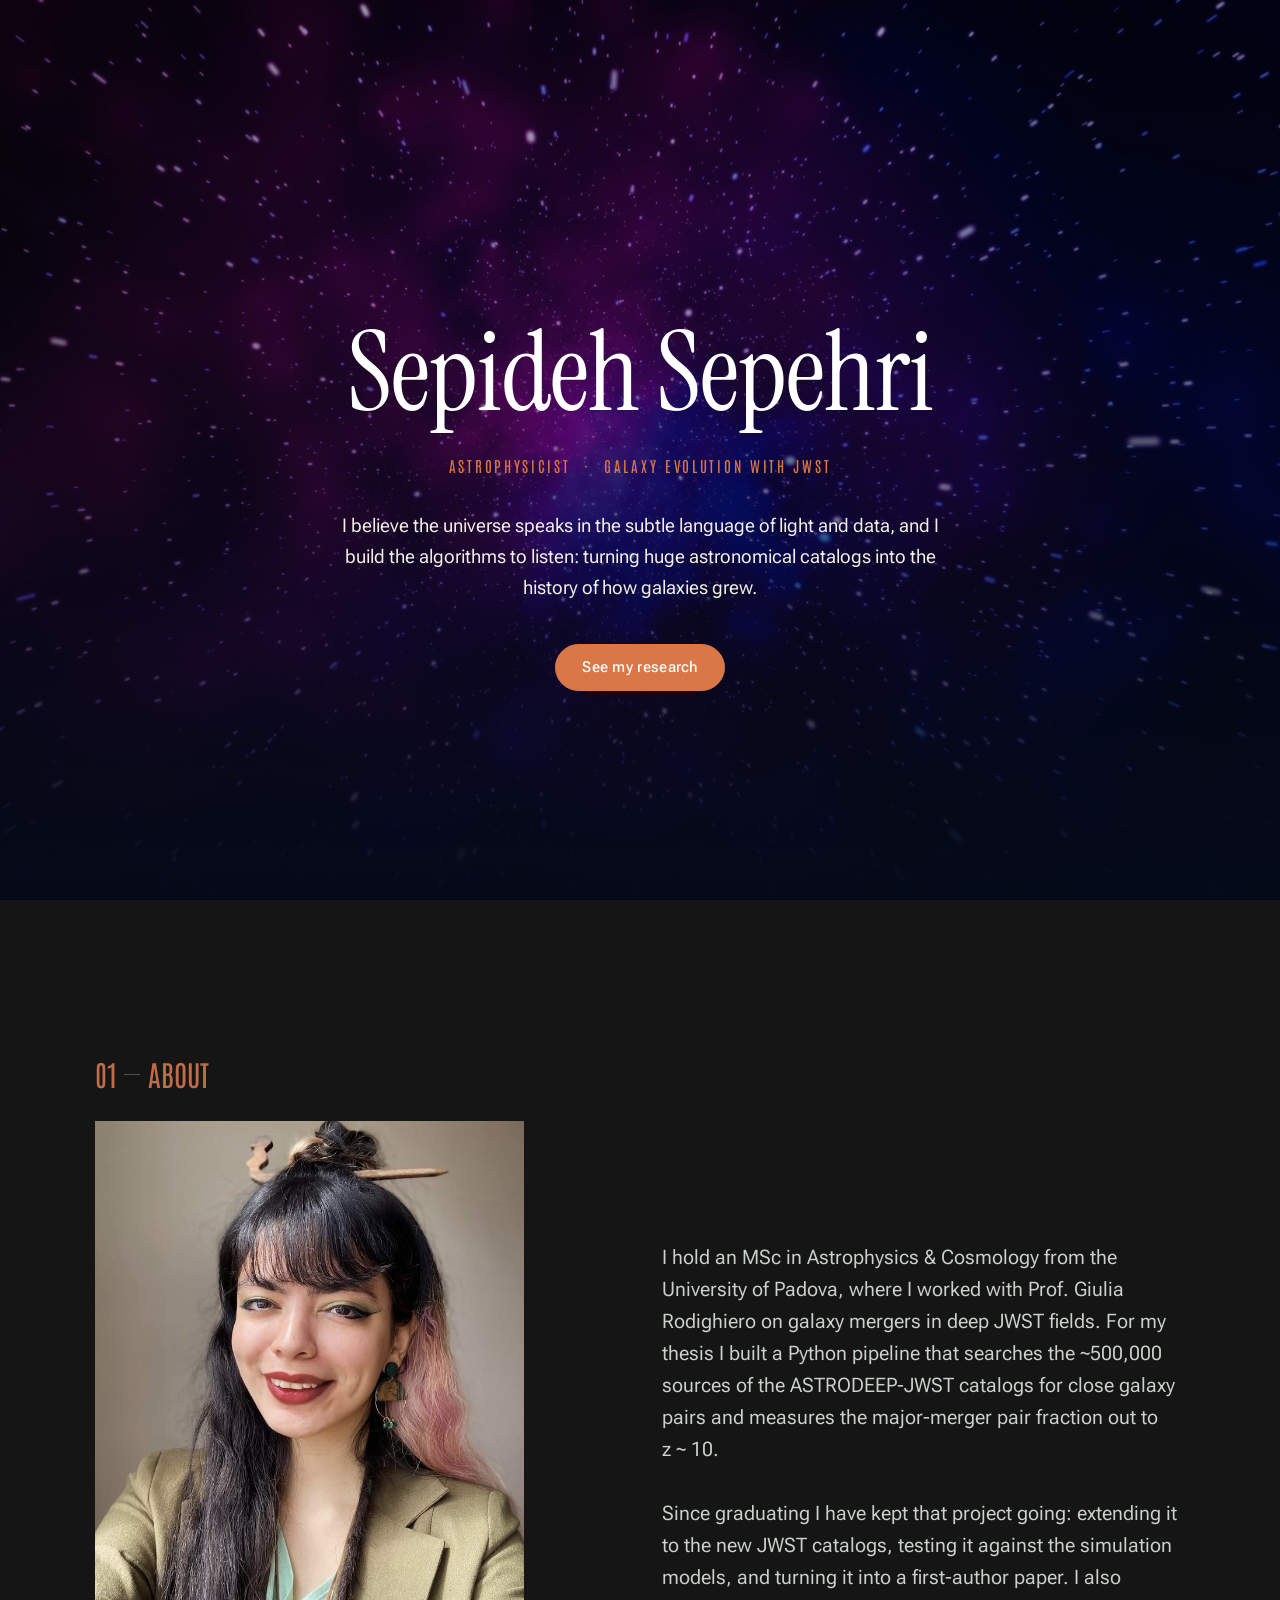
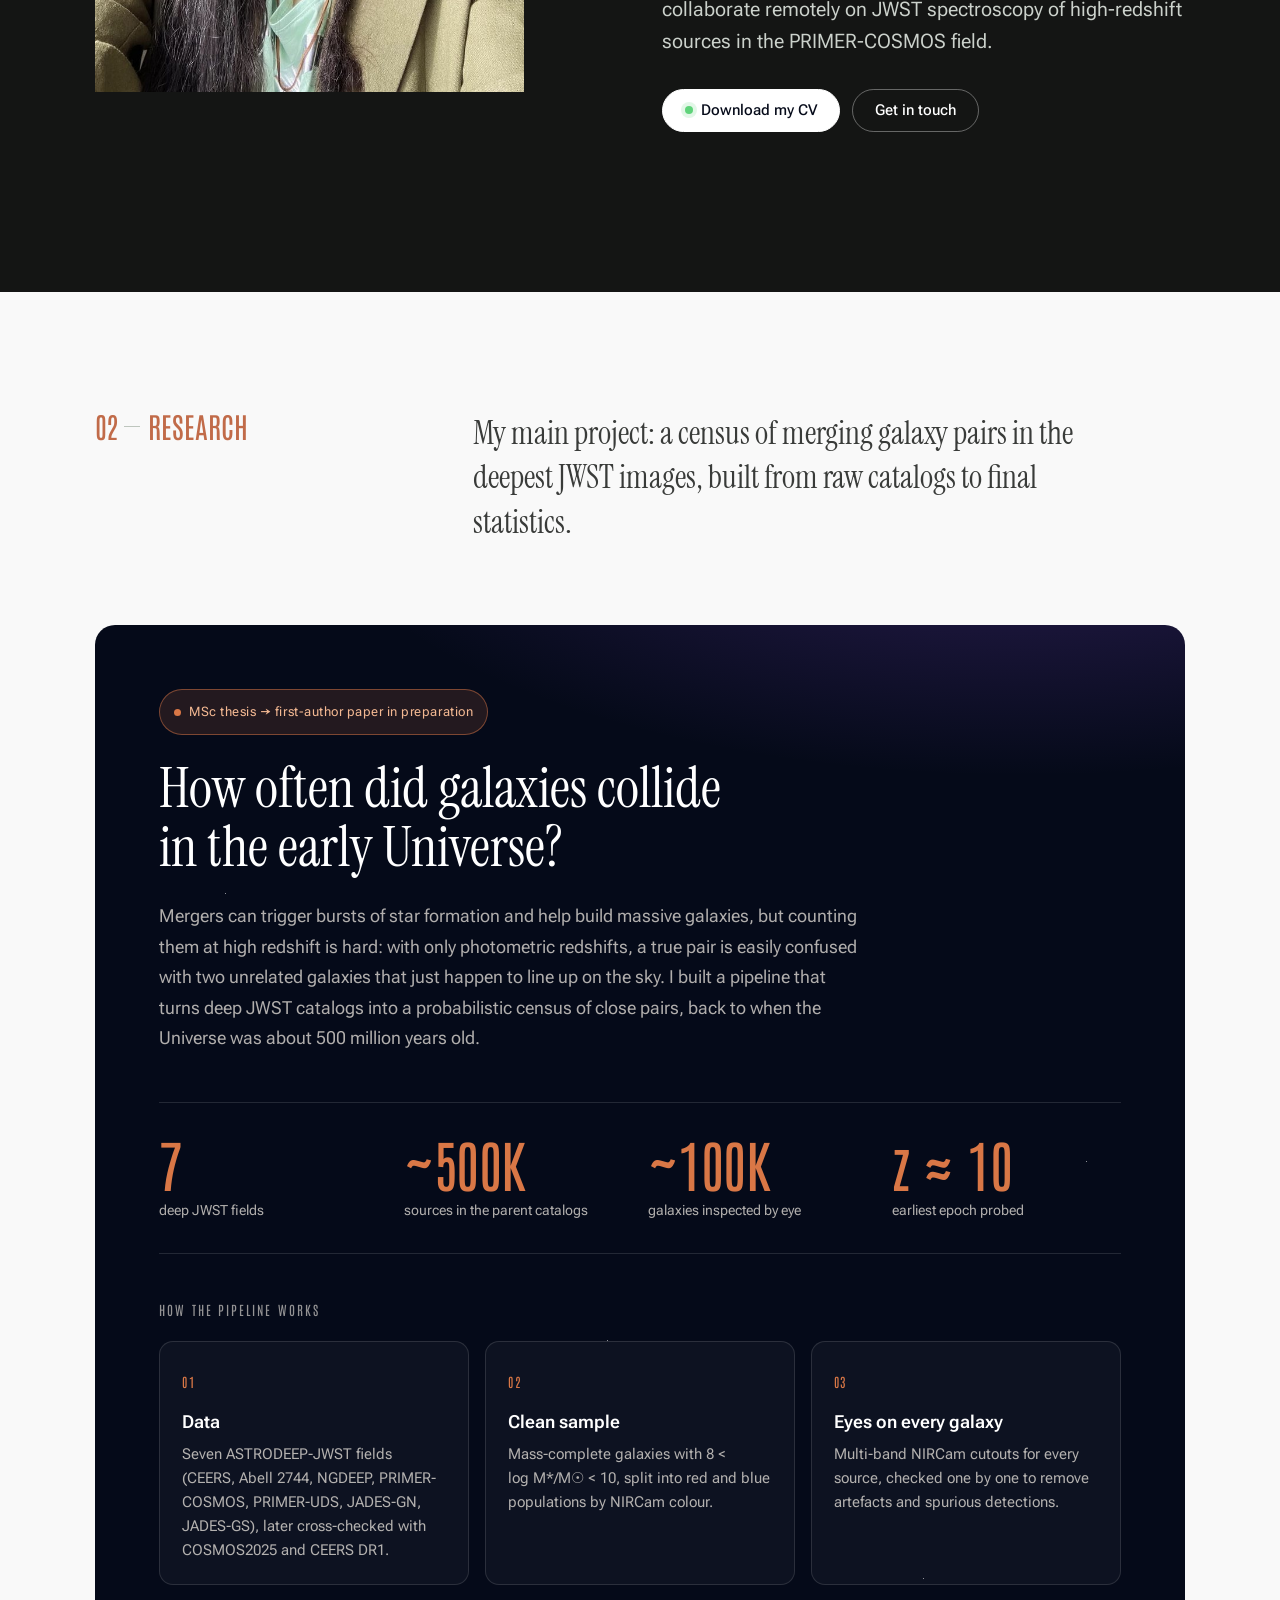
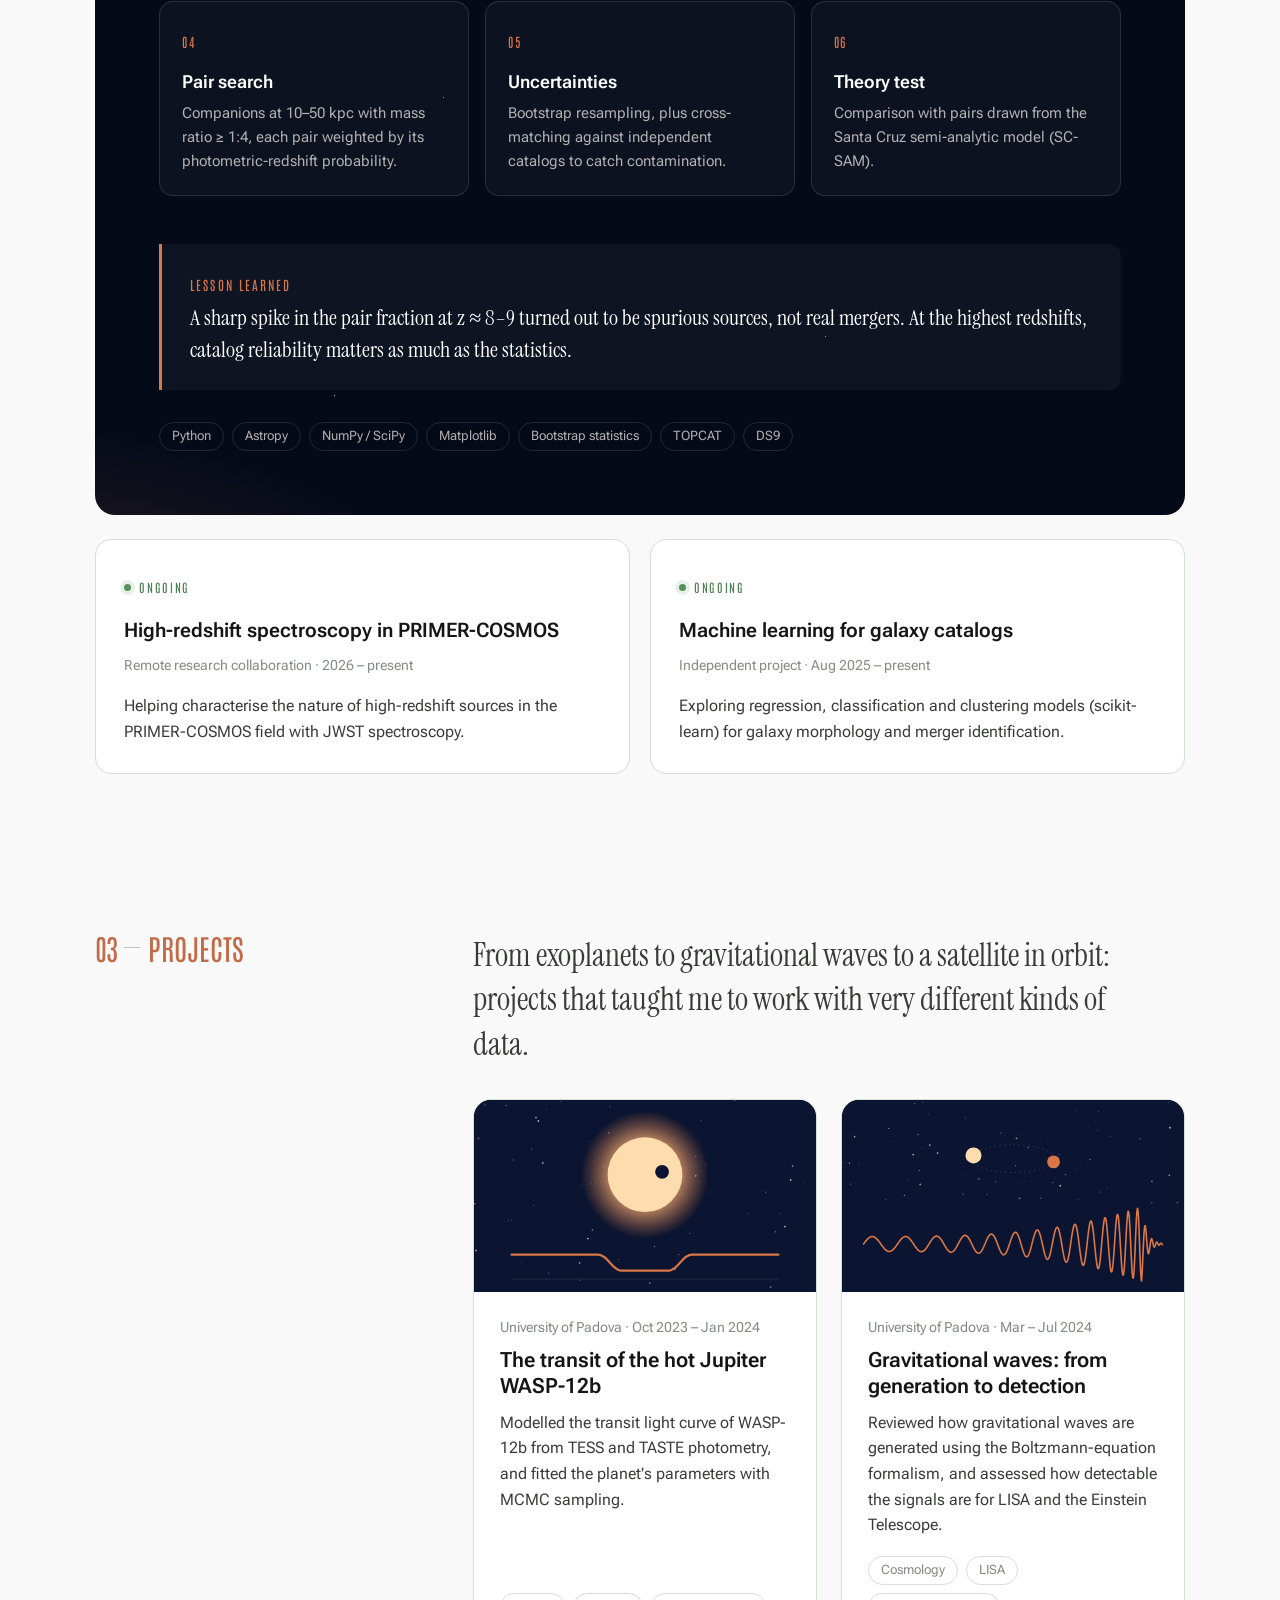
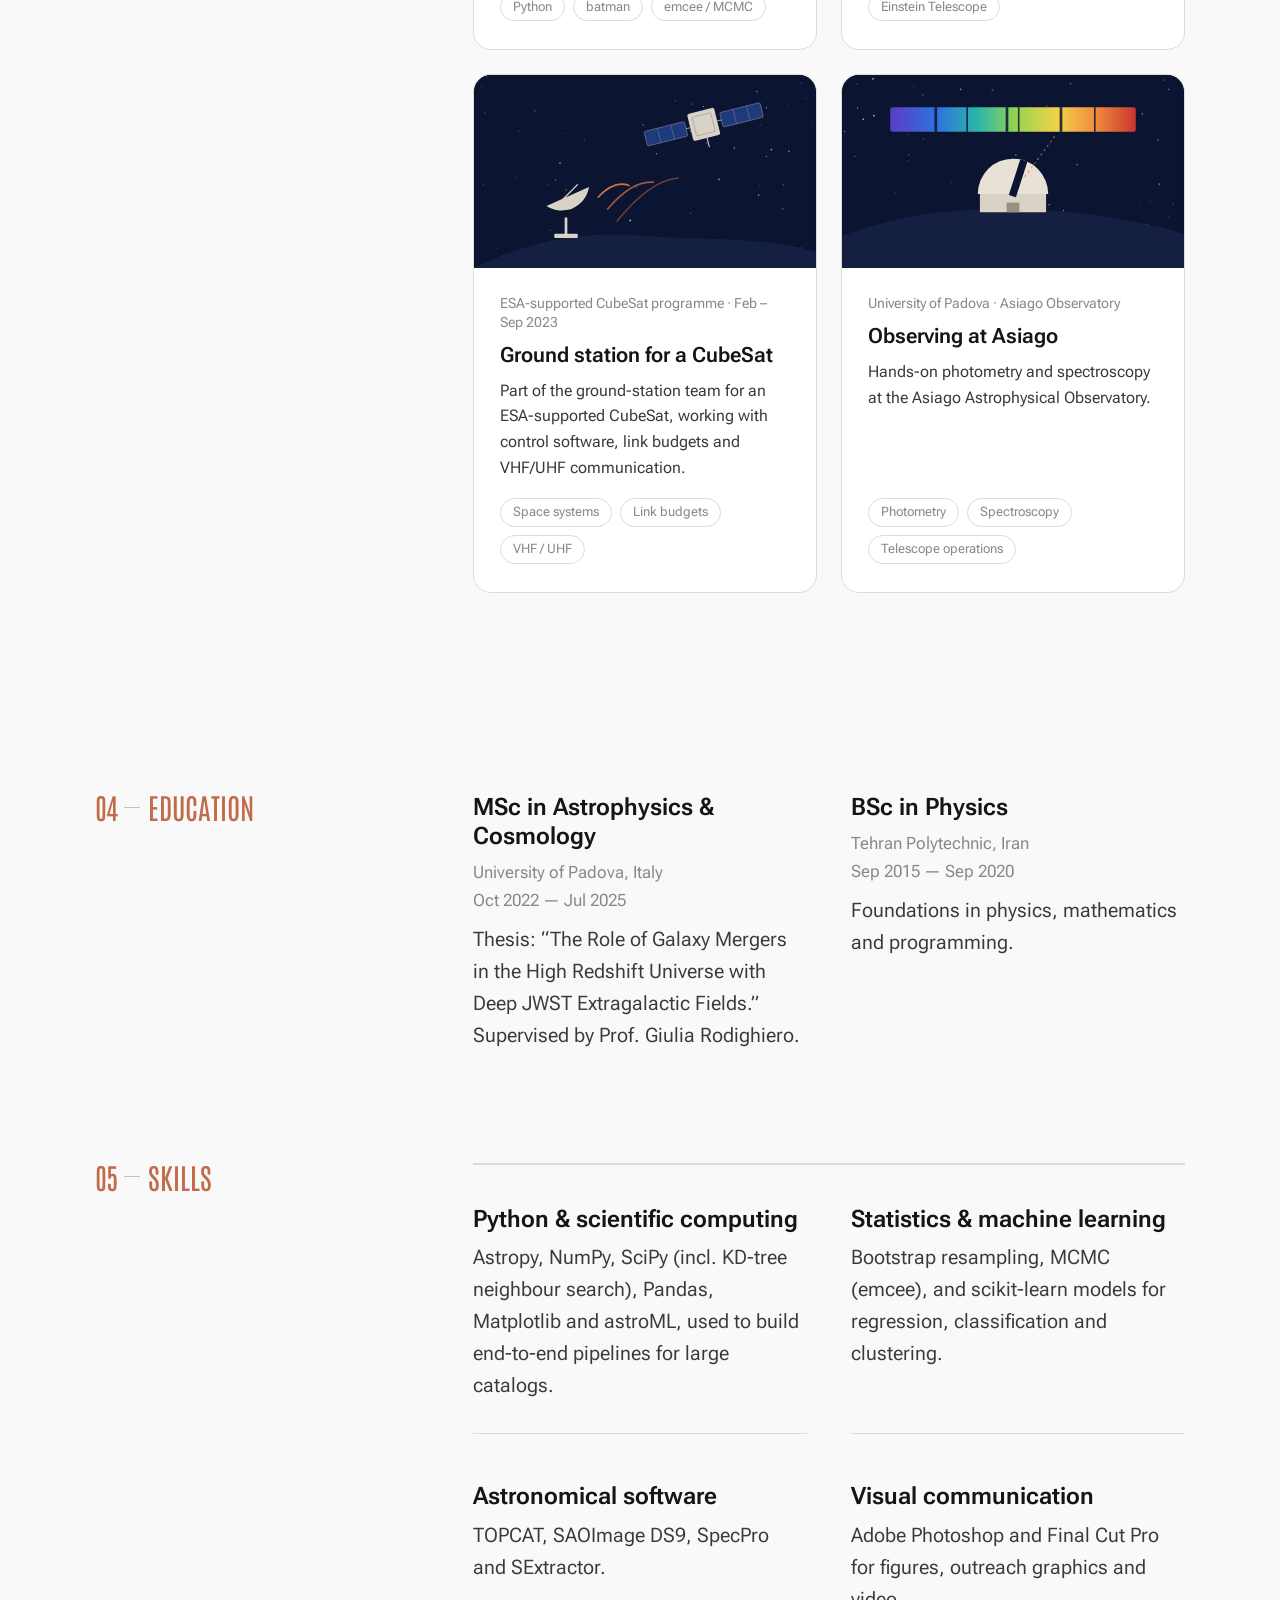
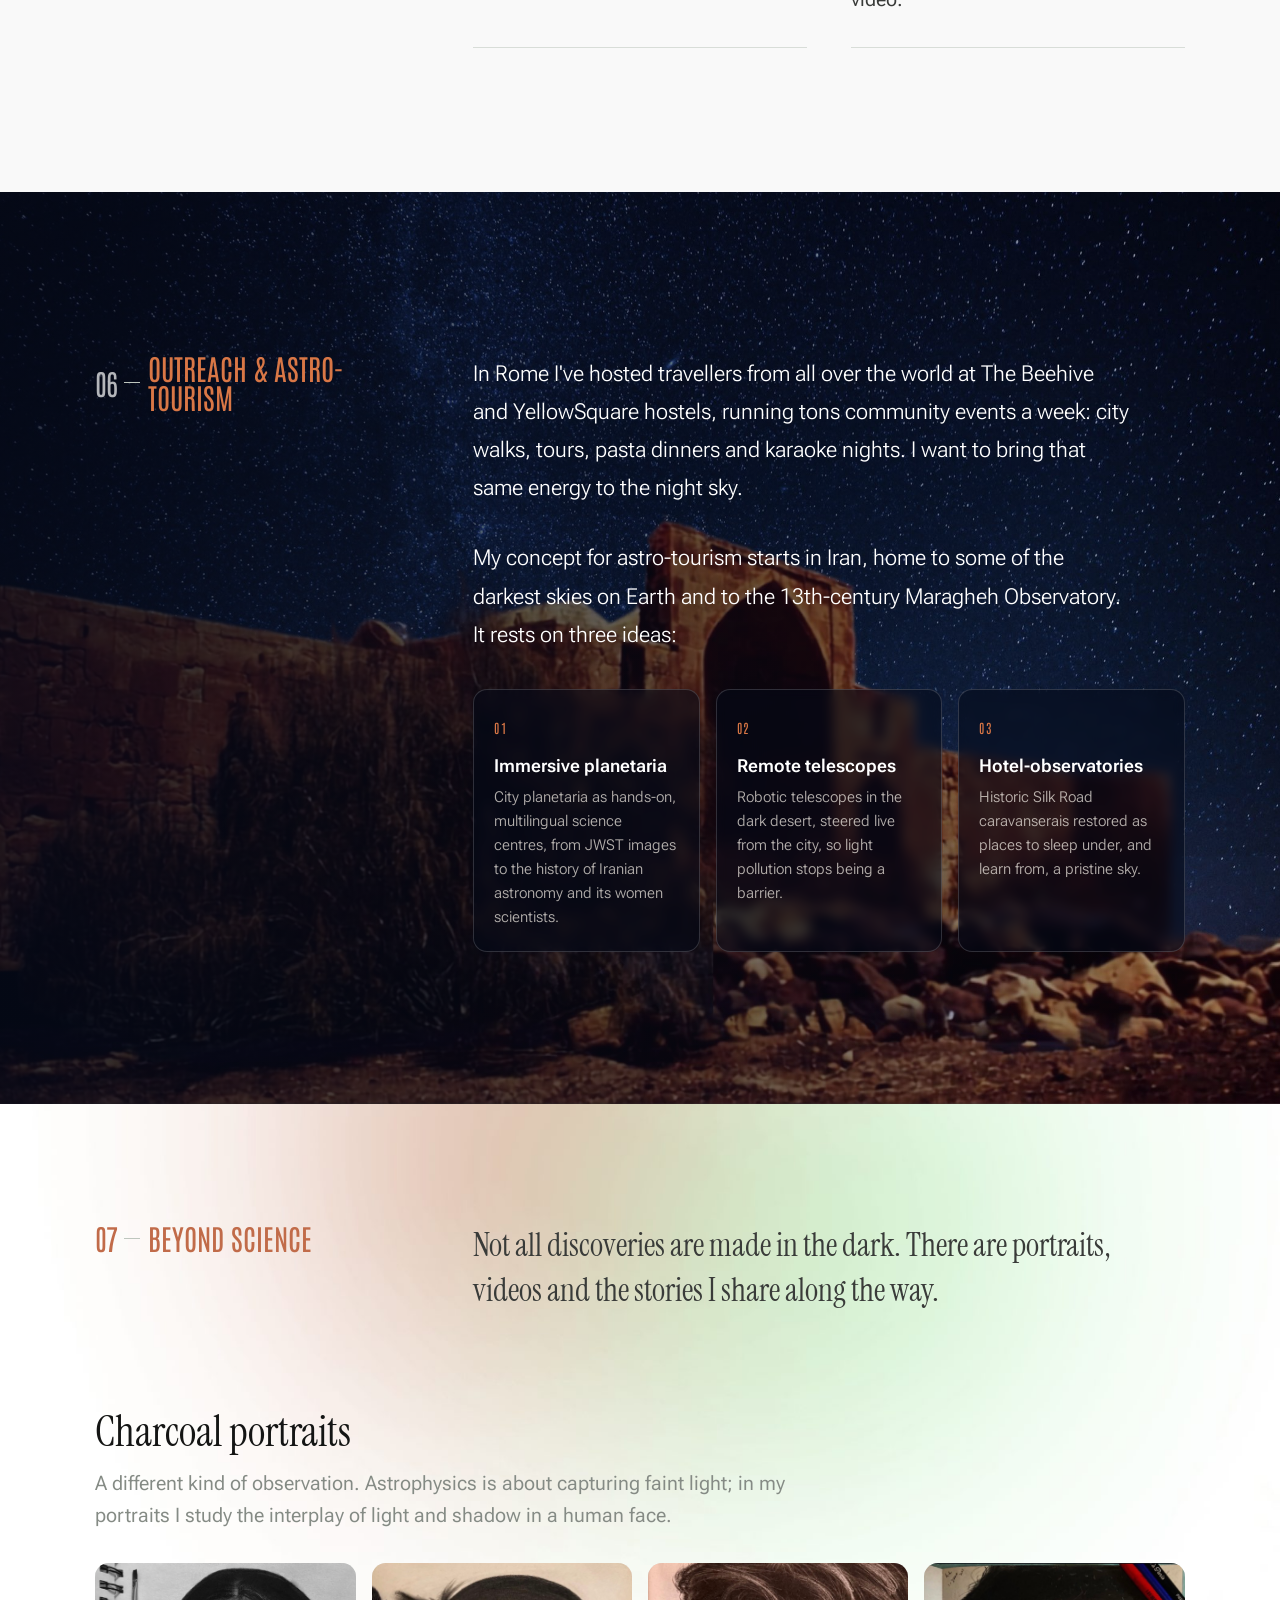
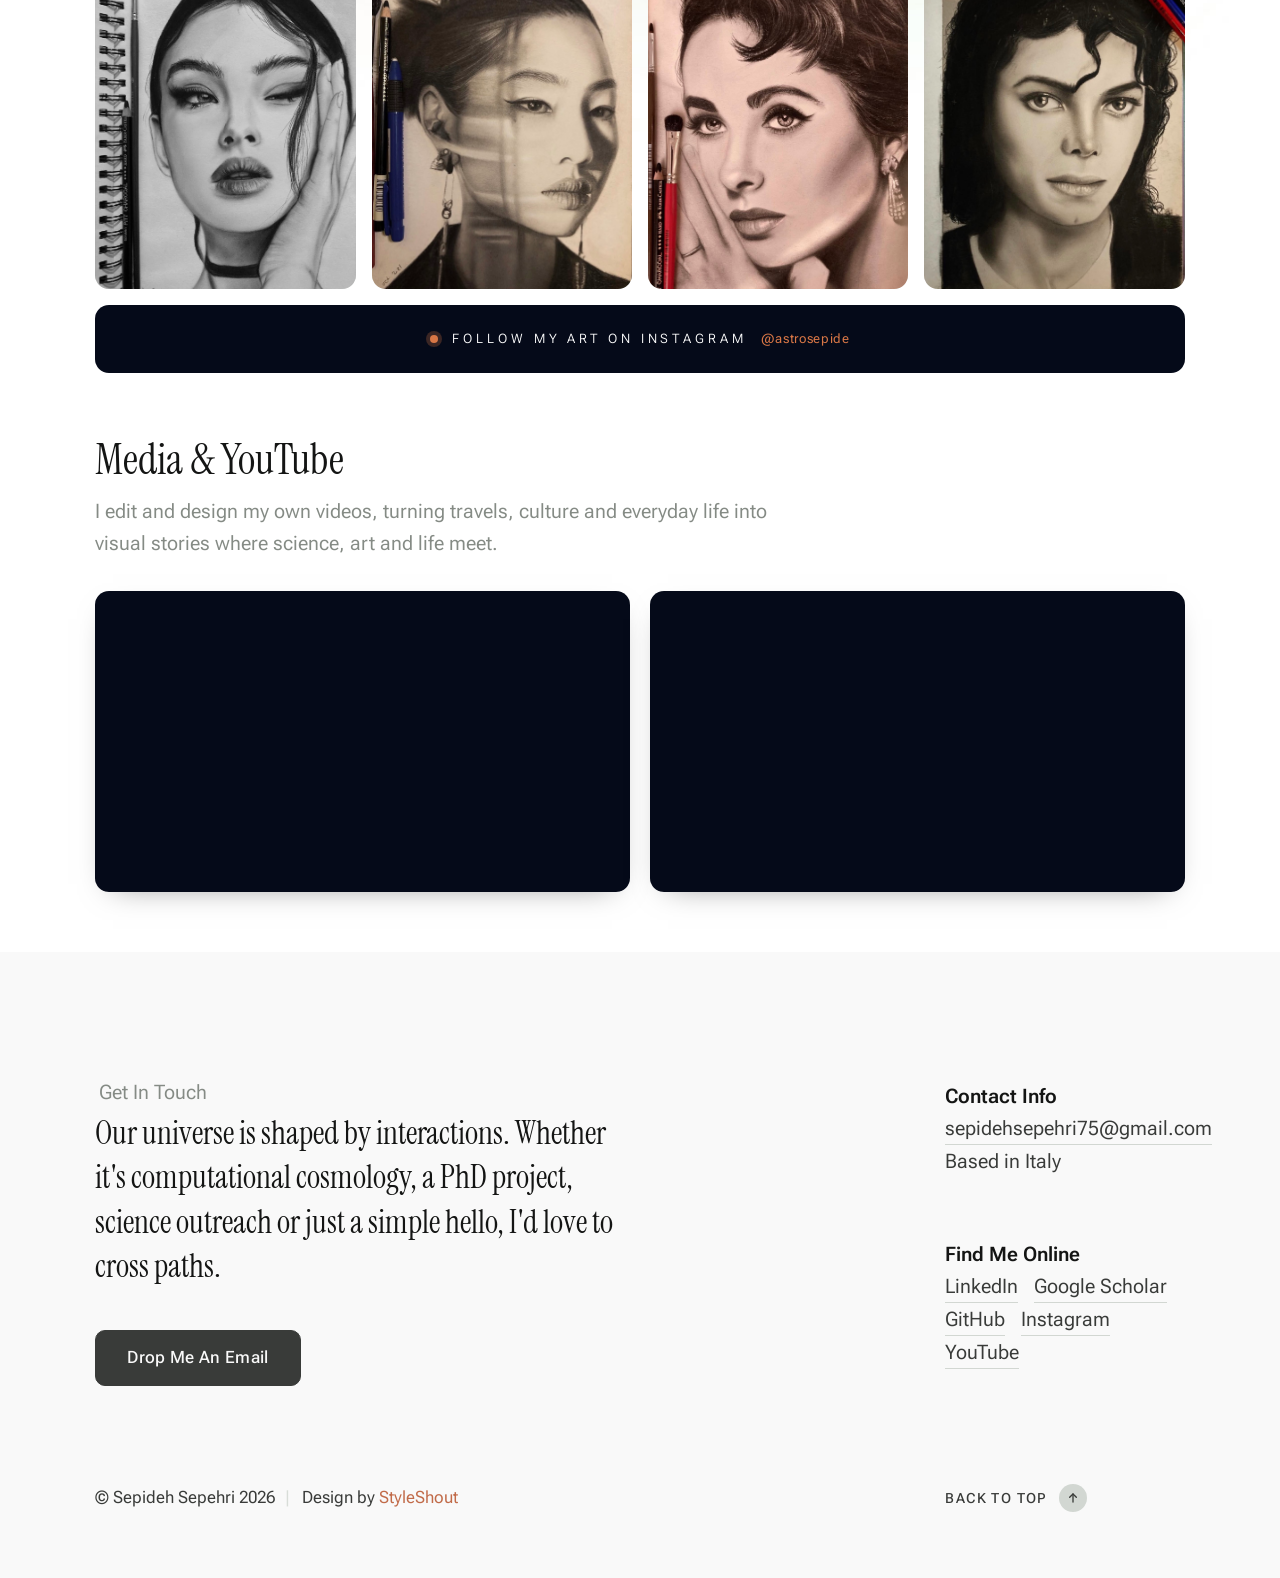
<file: index.html>
<!DOCTYPE html>
<html lang="en" class="no-js">
<head>

    <!--- basic page needs
    ================================================== -->
    <meta charset="utf-8">
    <meta name="viewport" content="width=device-width, initial-scale=1">
    <title>Sepideh Sepehri — Astrophysicist · Galaxy evolution with JWST</title>
    <meta name="description" content="Sepideh Sepehri — astrophysicist (MSc Astrophysics & Cosmology, University of Padova) measuring galaxy merger pair fractions out to z ~ 10 with deep JWST fields and custom Python pipelines.">
    <link rel="canonical" href="https://sepidehsepehri.github.io/">
    <link rel="alternate" hreflang="en" href="https://sepidehsepehri.github.io/">
    <link rel="alternate" hreflang="fa" href="https://sepidehsepehri.github.io/index-fa.html">

    <!-- link previews (LinkedIn, email, WhatsApp, Telegram…)
    ================================================== -->
    <meta property="og:type" content="website">
    <meta property="og:url" content="https://sepidehsepehri.github.io/">
    <meta property="og:title" content="Sepideh Sepehri — Astrophysicist">
    <meta property="og:description" content="Galaxy mergers in the early Universe with JWST · Python pipelines · outreach & art.">
    <meta property="og:image" content="https://sepidehsepehri.github.io/images/og-image.jpg">
    <meta name="twitter:card" content="summary_large_image">

    <script type="application/ld+json">
    {
        "@context": "https://schema.org",
        "@type": "Person",
        "name": "Sepideh Sepehri",
        "url": "https://sepidehsepehri.github.io/",
        "jobTitle": "Astrophysicist",
        "image": "https://sepidehsepehri.github.io/images/profile-pic-800.jpg",
        "alumniOf": [
            {"@type": "CollegeOrUniversity", "name": "University of Padova"},
            {"@type": "CollegeOrUniversity", "name": "Tehran Polytechnic"}
        ],
        "knowsAbout": ["Galaxy evolution", "Galaxy mergers", "JWST", "Extragalactic astrophysics", "Python"],
        "sameAs": [
            "https://www.linkedin.com/in/sepidehsepehri/",
            "https://scholar.google.com/citations?user=oOOZoukAAAAJ&hl=en",
            "https://github.com/SepidehSepehri",
            "https://www.instagram.com/astrosepide/"
        ]
    }
    </script>

    <script>
        document.documentElement.classList.remove('no-js');
        document.documentElement.classList.add('js');
    </script>

    <!-- CSS
    ================================================== -->
    <link rel="stylesheet" href="css/vendor.css">
    <link rel="stylesheet" href="css/styles.css">
    <link rel="stylesheet" href="css/custom.css">

    <!-- favicons
    ================================================== -->
    <link rel="apple-touch-icon" sizes="180x180" href="apple-touch-icon.png">
    <link rel="icon" type="image/png" sizes="32x32" href="favicon-32x32.png">
    <link rel="icon" type="image/png" sizes="16x16" href="favicon-16x16.png">
    <link rel="manifest" href="site.webmanifest">

</head>

<body id="top">

    <!-- preloader
    ================================================== -->
    <div id="preloader">
        <div id="loader" class="dots-fade">
            <div></div>
            <div></div>
            <div></div>
        </div>
    </div>

    <!-- page wrap
    ================================================== -->
    <div id="page" class="s-pagewrap is-home">

        <!-- # site header
        ================================================== -->
        <header class="s-header">

            <div class="container s-header__content">

                <div class="s-header__block">
                    <div class="header-brand">
                        <a class="header-brand__link" href="#top">
                            <span class="header-brand__text">Sepideh Sepehri</span>
                        </a>
                        <a class="lang-switch" href="index-fa.html" hreflang="fa" title="نسخه فارسی">
                            <img src="images/shir-khorshid.svg.webp" alt="فارسی" width="30" height="17">
                        </a>
                    </div>

                    <a class="header-menu-toggle" href="#0"><span>Menu</span></a>
                </div> <!-- end s-header__block -->

                <nav class="header-nav">
                    <ul class="header-nav__links">
                        <li><a class="smoothscroll" href="#about">About</a></li>
                        <li><a class="smoothscroll" href="#research">Research</a></li>
                        <li><a class="smoothscroll" href="#projects">Projects</a></li>
                        <li><a class="smoothscroll" href="#background">Background</a></li>
                        <li><a class="smoothscroll" href="#outreach">Outreach</a></li>
                        <li><a class="smoothscroll" href="#beyond">Art &amp; Media</a></li>
                        <li class="nav-cv"><a href="Sepideh_Sepehri_CV_PhD.pdf" target="_blank" rel="noopener">CV</a></li>
                    </ul> <!-- end header-nav__links -->
                </nav> <!-- end header-nav -->

            </div> <!-- end s-header__content -->

        </header> <!-- end s-header -->


        <!-- # intro
        ================================================== -->
        <section id="intro" class="s-intro">

            <div class="container s-intro__inner">

                <div class="row intro-content-wrap">
                    <div class="column xl-11 intro-content">

                        <div class="intro-content__overline">Decoding the echoes of the early Universe</div>

                        <h1 class="hero-name">Sepideh Sepehri</h1>

                        <p class="hero-role">Astrophysicist &nbsp;·&nbsp; Galaxy evolution with JWST</p>

                        <p class="hero-desc">
                            I believe the universe speaks in the subtle language of light and data, and I build the algorithms to listen: turning huge astronomical catalogs into the history of how galaxies grew.
                            
                        </p>

                        <div class="hero-actions">
                            <a class="hero-btn hero-btn--primary smoothscroll" href="#research">See my research</a>
                        </div>

                    </div> <!-- end intro-content -->
                </div> <!-- end intro-content-wrap -->

            </div> <!-- end s-intro__inner -->

            <a class="intro-scroll smoothscroll" href="#about">
                <div class="intro-scroll__text">Scroll</div>
                <div class="intro-scroll__line"></div>
            </a> <!-- end intro-scroll -->

        </section> <!-- end s-intro -->


        <!-- # about
        ================================================== -->
        <section id="about" class="s-profile target-section">

            <div class="s-about">

                <div class="s-about__inner container">

                    <div class="grid-block">

                        <div class="grid-block__item s-about__header">
                            <h2 data-num="01" class="section-title">About</h2>
                        </div> <!--end s-about__header -->

                        <div class="grid-block__item s-about__media">
                            <figure class="about-profile-pic">
                                <img src="images/profile-pic-800.jpg"
                                     srcset="images/profile-pic-800.jpg 800w, images/profile-pic.jpg 1179w"
                                     sizes="(max-width: 800px) 90vw, 400px"
                                     width="800" height="977" alt="Portrait of Sepideh Sepehri">
                            </figure>
                        </div> <!--end s-about__media -->



                        <div class="grid-block__item s-about__main">
                            <p>
                                I hold an MSc in Astrophysics &amp; Cosmology from the University of Padova, where I worked
                                with Prof.&nbsp;Giulia Rodighiero on galaxy mergers in deep JWST fields. For my thesis I built
                                a Python pipeline that searches the ~500,000 sources of the ASTRODEEP-JWST catalogs for close
                                galaxy pairs and measures the major-merger pair fraction out to z&nbsp;~&nbsp;10.
                            </p>
                            <p>
                                Since graduating I have kept that project going: extending it to the new JWST catalogs, testing it against the simulation models, and turning it into a
                                first-author paper. I also collaborate remotely on JWST spectroscopy of high-redshift sources
                                in the PRIMER-COSMOS field.
                            </p>

                            <div class="about-actions">
                                <a class="pill-btn pill-btn--solid" href="Sepideh_Sepehri_CV_PhD.pdf" target="_blank" rel="noopener">
                                    <span class="dot"></span> Download my CV
                                </a>
                                <a class="pill-btn" href="mailto:sepidehsepehri75@gmail.com">Get in touch</a>
                            </div>
                        </div> <!--end s-about__main -->

                    </div> <!--end grid-block -->

                </div> <!-- end s-about__inner -->

            </div> <!--end s-about -->

        </section> <!-- end about -->


        <!-- # research (featured case study)
        ================================================== -->
        <section id="research" class="s-section target-section">

            <div class="container">

                <div class="row">
                    <div class="column xl-4 md-12">
                        <h2 data-num="02" class="section-title">Research</h2>
                    </div>
                    <div class="column xl-8 md-12">
                        <p class="lead section-intro">
                            My main project: a census of merging galaxy pairs in the deepest JWST images, built from
                            raw catalogs to final statistics.
                        </p>
                    </div>
                </div>

                <article class="case-study">

                    <span class="case-study__status">MSc thesis &rarr; first-author paper in preparation</span>

                    <h3 class="case-study__title">How often did galaxies collide in the early Universe?</h3>

                    <p class="case-study__lead">
                        Mergers can trigger bursts of star formation and help build massive galaxies, but counting them
                        at high redshift is hard: with only photometric redshifts, a true pair is easily confused with two
                        unrelated galaxies that just happen to line up on the sky. I built a pipeline that turns deep JWST
                        catalogs into a probabilistic census of close pairs, back to when the Universe was about
                        500 million years old.
                    </p>


                    <div class="cs-stats">
                        <div class="cs-stat">
                            <div class="cs-stat__value">7</div>
                            <div class="cs-stat__label">deep JWST fields</div>
                        </div>
                        <div class="cs-stat">
                            <div class="cs-stat__value">~500K</div>
                            <div class="cs-stat__label">sources in the parent catalogs</div>
                        </div>
                        <div class="cs-stat">
                            <div class="cs-stat__value">~100K</div>
                            <div class="cs-stat__label">galaxies inspected by eye</div>
                        </div>
                        <div class="cs-stat">
                            <div class="cs-stat__value">z ≈ 10</div>
                            <div class="cs-stat__label">earliest epoch probed</div>
                        </div>
                    </div>

                    <h4 class="cs-subtitle">How the pipeline works</h4>

                    <ol class="pipeline">
                        <li>
                            <h4>Data</h4>
                            <p>Seven ASTRODEEP-JWST fields (CEERS, Abell&nbsp;2744, NGDEEP, PRIMER-COSMOS, PRIMER-UDS, JADES-GN, JADES-GS), later cross-checked with COSMOS2025 and CEERS DR1.</p>
                        </li>
                        <li>
                            <h4>Clean sample</h4>
                            <p>Mass-complete galaxies with 8 &lt; log&nbsp;M<sub>*</sub>/M<sub>☉</sub> &lt; 10, split into red and blue populations by NIRCam colour.</p>
                        </li>
                        <li>
                            <h4>Eyes on every galaxy</h4>
                            <p>Multi-band NIRCam cutouts for every source, checked one by one to remove artefacts and spurious detections.</p>
                        </li>
                        <li>
                            <h4>Pair search</h4>
                            <p>Companions at 10–50&nbsp;kpc with mass ratio ≥&nbsp;1:4, each pair weighted by its photometric-redshift probability.</p>
                        </li>
                        <li>
                            <h4>Uncertainties</h4>
                            <p>Bootstrap resampling, plus cross-matching against independent catalogs to catch contamination.</p>
                        </li>
                        <li>
                            <h4>Theory test</h4>
                            <p>Comparison with pairs drawn from the Santa Cruz semi-analytic model (SC-SAM).</p>
                        </li>
                    </ol>

                    <div class="cs-insight">
                        <span class="eyebrow">Lesson learned</span>
                        <p>
                            A sharp spike in the pair fraction at z ≈ 8–9 turned out to be spurious sources, not real
                            mergers. At the highest redshifts, catalog reliability matters as much as the statistics.
                        </p>
                    </div>

                    <!-- OPTIONAL FIGURE: a mosaic of your JWST cutouts would look great here.
                    <figure class="cs-figure">
                        <img src="images/research/cutout-mosaic.jpg" alt="Mosaic of JWST NIRCam cutouts of galaxy pairs" loading="lazy">
                        <figcaption>A few of the galaxy pairs from the visual inspection.</figcaption>
                    </figure>
                    -->

                    <ul class="tag-list">
                        <li>Python</li>
                        <li>Astropy</li>
                        <li>NumPy / SciPy</li>
                        <li>Matplotlib</li>
                        <li>Bootstrap statistics</li>
                        <li>TOPCAT</li>
                        <li>DS9</li>
                    </ul>

                </article> <!-- end case-study -->

                <div class="now-grid">

                    <div class="now-card">
                        <span class="now-card__label">Ongoing</span>
                        <h4>High-redshift spectroscopy in PRIMER-COSMOS</h4>
                        <p class="now-card__meta">Remote research collaboration · 2026 – present</p>
                        <p>Helping characterise the nature of high-redshift sources in the PRIMER-COSMOS field with JWST spectroscopy.</p>
                    </div>

                    <div class="now-card">
                        <span class="now-card__label">Ongoing</span>
                        <h4>Machine learning for galaxy catalogs</h4>
                        <p class="now-card__meta">Independent project · Aug 2025 – present</p>
                        <p>Exploring regression, classification and clustering models (scikit-learn) for galaxy morphology and merger identification.</p>
                        <!-- If you put the notebooks on GitHub, add a link here:
                        <p><a href="https://github.com/SepidehSepehri/REPO-NAME">Code on GitHub →</a></p> -->
                    </div>

                </div> <!-- end now-grid -->

            </div> <!-- end container -->

        </section> <!-- end research -->


        <!-- # projects
        ================================================== -->
        <section id="projects" class="s-section target-section">

            <div class="container">

                <div class="row">
                    <div class="column xl-4 md-12">
                        <h2 data-num="03" class="section-title">Projects</h2>
                    </div>
                    <div class="column xl-8 md-12">
                        <p class="lead section-intro">
                            From exoplanets to gravitational waves to a satellite in orbit: projects that taught me
                            to work with very different kinds of data.
                        </p>

                        <div class="project-grid">

                            <!-- To use your own plot instead of the illustration, replace the <img src=...> with e.g. images/projects/wasp12b-lightcurve.png -->
                            <article class="project-card">
                                <figure class="project-card__visual">
                                    <img src="images/projects/transit.svg" alt="" loading="lazy" width="640" height="360">
                                </figure>
                                <div class="project-card__body">
                                    <p class="project-card__meta">University of Padova · Oct 2023 – Jan 2024</p>
                                    <h3 class="project-card__title">The transit of the hot Jupiter WASP-12b</h3>
                                    <p class="project-card__desc">Modelled the transit light curve of WASP-12b from TESS and TASTE photometry, and fitted the planet's parameters with MCMC sampling.</p>
                                    <ul class="tag-list">
                                        <li>Python</li>
                                        <li>batman</li>
                                        <li>emcee / MCMC</li>
                                    </ul>
                                </div>
                            </article>

                            <article class="project-card">
                                <figure class="project-card__visual">
                                    <img src="images/projects/gravitational-waves.svg" alt="" loading="lazy" width="640" height="360">
                                </figure>
                                <div class="project-card__body">
                                    <p class="project-card__meta">University of Padova · Mar – Jul 2024</p>
                                    <h3 class="project-card__title">Gravitational waves: from generation to detection</h3>
                                    <p class="project-card__desc">Reviewed how gravitational waves are generated using the Boltzmann-equation formalism, and assessed how detectable the signals are for LISA and the Einstein Telescope.</p>
                                    <ul class="tag-list">
                                        <li>Cosmology</li>
                                        <li>LISA</li>
                                        <li>Einstein Telescope</li>
                                    </ul>
                                </div>
                            </article>

                            <article class="project-card">
                                <figure class="project-card__visual">
                                    <img src="images/projects/cubesat.svg" alt="" loading="lazy" width="640" height="360">
                                </figure>
                                <div class="project-card__body">
                                    <p class="project-card__meta">ESA-supported CubeSat programme · Feb – Sep 2023</p>
                                    <h3 class="project-card__title">Ground station for a CubeSat</h3>
                                    <p class="project-card__desc">Part of the ground-station team for an ESA-supported CubeSat, working with control software, link budgets and VHF/UHF communication.</p>
                                    <ul class="tag-list">
                                        <li>Space systems</li>
                                        <li>Link budgets</li>
                                        <li>VHF / UHF</li>
                                    </ul>
                                </div>
                            </article>

                            <article class="project-card">
                                <figure class="project-card__visual">
                                    <img src="images/projects/observatory.svg" alt="" loading="lazy" width="640" height="360">
                                </figure>
                                <div class="project-card__body">
                                    <p class="project-card__meta">University of Padova · Asiago Observatory</p>
                                    <h3 class="project-card__title">Observing at Asiago</h3>
                                    <p class="project-card__desc">Hands-on photometry and spectroscopy at the Asiago Astrophysical Observatory.</p>
                                    <ul class="tag-list">
                                        <li>Photometry</li>
                                        <li>Spectroscopy</li>
                                        <li>Telescope operations</li>
                                    </ul>
                                </div>
                            </article>

                        </div> <!-- end project-grid -->
                    </div>
                </div> <!-- end row -->

            </div> <!-- end container -->

        </section> <!-- end projects -->


        <!-- # background (education + skills)
        ================================================== -->
        <section id="background" class="s-profile target-section">

            <div class="s-profile-block s-profile-block--start education container">

                <div class="row s-profile-block__content">

                    <div class="column xl-4 md-12 s-profile-block__content-start">
                        <h2 data-num="04" class="section-title">Education</h2>
                    </div>

                    <div class="column xl-8 md-12 s-profile-block__content-end">
                        <div class="grid-cols info-list">
                            <div class="grid-cols__column info-card info-card--education">
                                <div class="info-card__header">
                                    <h5 class="info-card__title">MSc in Astrophysics &amp; Cosmology</h5>
                                    <p class="info-card__entity">University of Padova, Italy</p>
                                    <p class="info-card__date">Oct 2022 — Jul 2025</p>
                                </div>
                                <p class="info-card__desc">
                                    Thesis: “The Role of Galaxy Mergers in the High Redshift Universe with Deep JWST Extragalactic Fields.”
                                    Supervised by Prof. Giulia Rodighiero.
                                </p>
                            </div>
                            <div class="grid-cols__column info-card info-card--education">
                                <div class="info-card__header">
                                    <h5 class="info-card__title">BSc in Physics</h5>
                                    <p class="info-card__entity">Tehran Polytechnic, Iran</p>
                                    <p class="info-card__date">Sep 2015 — Sep 2020</p>
                                </div>
                                <p class="info-card__desc">
                                    Foundations in physics, mathematics and programming.
                                </p>
                            </div>
                        </div>
                    </div>

                </div> <!-- end row -->

            </div> <!-- end education -->

            <div class="s-profile-block s-profile-block--end services container">

                <div class="row s-profile-block__content">

                    <div class="column xl-4 md-12 s-profile-block__content-start">
                        <h2 data-num="05" class="section-title">Skills</h2>
                    </div>

                    <div class="column xl-8 md-12 s-profile-block__content-end">
                        <div class="grid-cols info-list info-list--services">

                            <div class="grid-cols__column info-card info-card--services">
                                <div class="info-card__header">
                                    <h5 class="info-card__title">Python &amp; scientific computing</h5>
                                </div>
                                <p class="info-card__desc">
                                    Astropy, NumPy, SciPy (incl. KD-tree neighbour search), Pandas, Matplotlib and astroML,
                                    used to build end-to-end pipelines for large catalogs.
                                </p>
                            </div>
                            <div class="grid-cols__column info-card info-card--services">
                                <div class="info-card__header">
                                    <h5 class="info-card__title">Statistics &amp; machine learning</h5>
                                </div>
                                <p class="info-card__desc">
                                    Bootstrap resampling, MCMC (emcee), and scikit-learn models for regression,
                                    classification and clustering.
                                </p>
                            </div>
                            <div class="grid-cols__column info-card info-card--services">
                                <div class="info-card__header">
                                    <h5 class="info-card__title">Astronomical software</h5>
                                </div>
                                <p class="info-card__desc">
                                    TOPCAT, SAOImage DS9, SpecPro and SExtractor.
                                </p>
                            </div>
                            <div class="grid-cols__column info-card info-card--services">
                                <div class="info-card__header">
                                    <h5 class="info-card__title">Visual communication</h5>
                                </div>
                                <p class="info-card__desc">
                                    Adobe Photoshop and Final Cut Pro for figures, outreach graphics and video.
                                </p>
                            </div>

                        </div>
                    </div>

                </div> <!-- end row -->

            </div> <!-- end skills -->

        </section> <!-- end background -->


        <!-- # outreach / astro tourism
        ================================================== -->
        <section id="outreach" class="target-section">

            <div class="container">
                <div class="row">
                    <div class="column xl-4 md-12">
                        <h2 data-num="06" class="section-title">Outreach &amp; Astro-Tourism</h2>
                    </div>
                    <div class="column xl-8 md-12">
                        <p>
                            In Rome I've hosted travellers from all over the world at The Beehive and YellowSquare
                            hostels, running tons community events a week: city walks, tours, pasta dinners and
                            karaoke nights. I want to bring that same energy to the night sky.
                        </p>
                        <p>
                            My concept for astro-tourism starts in Iran, home to some of the darkest skies on Earth and
                            to the 13th-century Maragheh Observatory. It rests on three ideas:
                        </p>

                        <ol class="outreach-ideas">
                            <li>
                                <h3>Immersive planetaria</h3>
                                <p>City planetaria as hands-on, multilingual science centres, from JWST images to the history of Iranian astronomy and its women scientists.</p>
                            </li>
                            <li>
                                <h3>Remote telescopes</h3>
                                <p>Robotic telescopes in the dark desert, steered live from the city, so light pollution stops being a barrier.</p>
                            </li>
                            <li>
                                <h3>Hotel-observatories</h3>
                                <p>Historic Silk Road caravanserais restored as places to sleep under, and learn from, a pristine sky.</p>
                            </li>
                        </ol>


                    </div>
                </div>
            </div>

        </section> <!-- end outreach -->


        <!-- # beyond science
        ================================================== -->
        <section id="beyond" class="s-works target-section">

            <div class="container">

                <div class="row">
                    <div class="column xl-4 md-12">
                        <h2 data-num="07" class="section-title">Beyond Science</h2>
                    </div>
                    <div class="column xl-8 md-12">
                        <p class="lead section-intro">
                            Not all discoveries are made in the dark. There are portraits, videos and the stories I share along the way.
                        </p>
                    </div>
                </div>

                <!-- drawings -->
                <div class="beyond-block">
                    <h3 class="beyond-block__title">Charcoal portraits</h3>
                    <p class="beyond-block__text">
                        A different kind of observation. Astrophysics is about capturing faint light; in my portraits I
                        study the interplay of light and shadow in a human face.
                    </p>

                    <div class="art-grid">

                        <div class="portfolio-item" data-title="Deva Cassel" data-client="Portrait study" data-images="images/folio/large/l-beauty-faith@2x.jpg" data-date="August 2023" data-link="https://www.instagram.com/astrosepide/p/CwQT0tUMzke/">
                            <a href="#0" class="portfolio-item__link" aria-label="View drawing: Deva Cassel">
                                <img src="images/folio/featured-beauty-faith.jpg" alt="Charcoal portrait of Deva Cassel" class="portfolio-item__thumbnail" loading="lazy">
                                <span class="portfolio-item__title">Deva Cassel</span>
                            </a>
                            <div class="portfolio-item__details">
                                <div class="portfolio-item__description"></div>
                                <ul class="portfolio-item__services">
                                    <li>Charcoal drawing</li>
                                </ul>
                            </div>
                        </div>

                        <div class="portfolio-item" data-title="Jung Ho-Yeon" data-client="Portrait study" data-images="images/folio/large/l-tropical@2x.jpg" data-date="Jan 2024" data-link="https://www.instagram.com/p/CUvVh26I8Vv/">
                            <a href="#0" class="portfolio-item__link" aria-label="View drawing: Jung Ho-Yeon">
                                <img src="images/folio/tropical.jpg" alt="Charcoal portrait of Jung Ho-Yeon" class="portfolio-item__thumbnail" loading="lazy">
                                <span class="portfolio-item__title">Jung Ho-Yeon</span>
                            </a>
                            <div class="portfolio-item__details">
                                <div class="portfolio-item__description"></div>
                                <ul class="portfolio-item__services">
                                    <li>Charcoal drawing</li>
                                </ul>
                            </div>
                        </div>

                        <div class="portfolio-item" data-title="Elizabeth Taylor" data-client="Portrait study" data-images="images/folio/large/l-grayscale@2x.jpg" data-date="August 2025" data-link="https://www.instagram.com/p/CW5bvORo1o-/?img_index=1">
                            <a href="#0" class="portfolio-item__link" aria-label="View drawing: Elizabeth Taylor">
                                <img src="images/folio/grayscale.jpg" alt="Charcoal portrait of Elizabeth Taylor" class="portfolio-item__thumbnail" loading="lazy">
                                <span class="portfolio-item__title">Elizabeth Taylor</span>
                            </a>
                            <div class="portfolio-item__details">
                                <div class="portfolio-item__description"></div>
                                <ul class="portfolio-item__services">
                                    <li>Charcoal drawing</li>
                                </ul>
                            </div>
                        </div>

                        <div class="portfolio-item" data-title="Michael Jackson" data-client="Portrait study" data-images="images/folio/large/l-duality@2x.jpg" data-date="July 2024" data-link="https://www.instagram.com/p/CP8kvHJMmSf/">
                            <a href="#0" class="portfolio-item__link" aria-label="View drawing: Michael Jackson">
                                <img src="images/folio/duality.jpg" alt="Charcoal portrait of Michael Jackson" class="portfolio-item__thumbnail" loading="lazy">
                                <span class="portfolio-item__title">Michael Jackson</span>
                            </a>
                            <div class="portfolio-item__details">
                                <div class="portfolio-item__description"></div>
                                <ul class="portfolio-item__services">
                                    <li>Charcoal drawing</li>
                                </ul>
                            </div>
                        </div>

                    </div> <!-- end art-grid -->

                    <a class="follow-strip" href="https://www.instagram.com/astrosepide/" target="_blank" rel="noopener">
                        <span class="dot"></span>
                        <span class="follow-strip__text">Follow my art on Instagram</span>
                        <span class="follow-strip__handle">@astrosepide</span>
                    </a>
                </div> <!-- end drawings -->

                <!-- videos -->
                <div class="beyond-block">
                    <h3 class="beyond-block__title">Media &amp; YouTube</h3>
                    <p class="beyond-block__text">
                        I edit and design my own videos, turning travels, culture and everyday life into visual stories
                        where science, art and life meet.
                        <!-- Add your channel link here:  <a href="https://www.youtube.com/@YOUR-CHANNEL">Visit my channel →</a> -->
                    </p>

                    <div class="video-grid">
                        <div class="video-frame">
                            <iframe src="https://www.youtube-nocookie.com/embed/qDvdX4oQfCA" title="YouTube video 1" loading="lazy" allow="accelerometer; clipboard-write; encrypted-media; gyroscope; picture-in-picture; web-share" referrerpolicy="strict-origin-when-cross-origin" allowfullscreen></iframe>
                        </div>
                        <div class="video-frame">
                            <iframe src="https://www.youtube-nocookie.com/embed/6q9_tIpEnHc" title="YouTube video 2" loading="lazy" allow="accelerometer; clipboard-write; encrypted-media; gyroscope; picture-in-picture; web-share" referrerpolicy="strict-origin-when-cross-origin" allowfullscreen></iframe>
                        </div>
                    </div>
                </div> <!-- end videos -->

            </div> <!-- end container -->

        </section> <!-- end beyond science -->


        <!-- # footer
        ================================================== -->
        <footer id="footer" class="container s-footer">

            <div class="row s-footer__top">

                <div class="column xl-6 md-12 s-footer__top-start">
                    <h5 class="footer-overline">Get In Touch</h5>
                    <p class="lead">
                        Our universe is shaped by interactions. Whether it's computational cosmology, a PhD project,
                        science outreach or just a simple hello, I'd love to cross paths.
                    </p>
                    <div class="footer-buttons">
                        <a href="mailto:sepidehsepehri75@gmail.com" class="btn">Drop Me An Email</a>
                    </div>
                </div> <!-- end s-footer__top-start -->

                <div class="grid-cols column xl-3 lg-4 md-12 s-footer__top-end">

                    <div class="footer-block grid-cols__column">
                        <h5 class="footer-title">Contact Info</h5>
                        <ul class="link-list">
                            <li><a href="mailto:sepidehsepehri75@gmail.com">sepidehsepehri75@gmail.com</a></li>
                            <li>Based in Italy</li>
                        </ul>
                    </div>

                    <div class="footer-block grid-cols__column">
                        <h5 class="footer-title">Find Me Online</h5>
                        <ul class="footer-social">
                            <li><a href="https://www.linkedin.com/in/sepidehsepehri/" target="_blank" rel="noopener">LinkedIn</a></li>
                            <li><a href="https://scholar.google.com/citations?user=oOOZoukAAAAJ&amp;hl=en" target="_blank" rel="noopener">Google Scholar</a></li>
                            <li><a href="https://github.com/SepidehSepehri" target="_blank" rel="noopener">GitHub</a></li>
                            <li><a href="https://www.instagram.com/astrosepide/" target="_blank" rel="noopener">Instagram</a></li>
                            <li><a href="https://www.youtube.com/@sepidehsepehri" target="_blank" rel="noopener">YouTube</a></li>
                            <!-- <li><a href="https://orcid.org/0000-0000-0000-0000">ORCID</a></li> -->
                        </ul>
                    </div>

                </div> <!-- end s-footer__top-end -->

            </div> <!-- end s-footer__top -->

            <div class="row s-footer__bottom">

                <div class="column xl-6 tab-12 s-footer__bottom-start">
                    <p class="ss-copyright">
                        <span>© Sepideh Sepehri 2026</span>
                        <span>Design by <a href="https://styleshout.com/">StyleShout</a></span>
                    </p>
                </div>

                <div class="column xl-3 lg-4 md-6 s-footer__bottom-end">
                    <p class="ss-back-to-top">
                        <a href="#top" class="ss-back-to-top__link smoothscroll">
                            <span class="ss-back-to-top__text">Back to top</span>
                            <span class="ss-back-to-top__icon">
                                <svg xmlns="http://www.w3.org/2000/svg" viewBox="0 0 24 24" width="36" height="36" fill="none" stroke="#000000" stroke-width="2" stroke-linecap="round" stroke-linejoin="round"><!--!  Atomicons Free 1.00 by @atisalab License - https://atomicons.vercel.app/license/ (Icons: CC BY 4.0) Copyright 2021 Atomicons --><polyline points="17 11 12 6 7 11"></polyline><line x1="12" y1="18" x2="12" y2="6"></line></svg>
                            </span>
                        </a>
                    </p>
                </div>

            </div> <!-- end s-footer__bottom -->

        </footer> <!-- end s-footer -->

    </div> <!-- end page-wrap -->


    <!-- portfolio modal (opens when a drawing is clicked)
    ================================================== -->
    <div class="modal" id="portfolio-modal" role="dialog" aria-labelledby="modal-title" aria-hidden="true">

        <button class="modal__close-btn" aria-label="Close modal"></button>

        <div class="modal__content">
            <div class="modal__image-container" id="modal-image-container"></div>
            <div class="modal__text-container" id="modal-text-container">

                <h3 class="modal__title" id="modal-title"></h3>
                <div class="modal__description-text" id="modal-description-text"></div>

                <div class="modal__info-group grid-cols" id="modal-info-group">
                    <div class="modal__info grid-cols__column">
                        <h5>Medium</h5>
                        <ul id="modal-services"></ul>
                    </div>
                    <div class="modal__info grid-cols__column">
                        <h5>Series</h5>
                        <p id="modal-client"></p>
                    </div>
                    <div class="modal__info grid-cols__column">
                        <h5>Date</h5>
                        <p id="modal-date"></p>
                    </div>
                    <div class="modal__info grid-cols__column modal__link-container" id="modal-link-container">
                        <p>
                            <a class="modal__link" id="modal-link" href="#" target="_blank" rel="noopener">
                                View on Instagram
                                <svg xmlns="http://www.w3.org/2000/svg" viewBox="0 0 24 24" width="36" height="36" fill="none" stroke="#000000" stroke-width="1.5" stroke-linecap="round" stroke-linejoin="round"><!--!  Atomicons Free 1.00 by @atisalab License - https://atomicons.vercel.app/license/ (Icons: CC BY 4.0) Copyright 2021 Atomicons --><polyline points="17 14 17 7 10 7"></polyline><line x1="7" y1="17" x2="17" y2="7"></line></svg>
                            </a>
                        </p>
                    </div>
                </div> <!-- end modal__info-group -->

            </div> <!-- end modal__text-container -->
        </div> <!-- end modal__content -->
    </div> <!-- end modal -->


    <!-- Java Script
    ================================================== -->
    <script src="js/plugins.js"></script>
    <script src="js/main.js"></script>

</body>
</html>
</file>
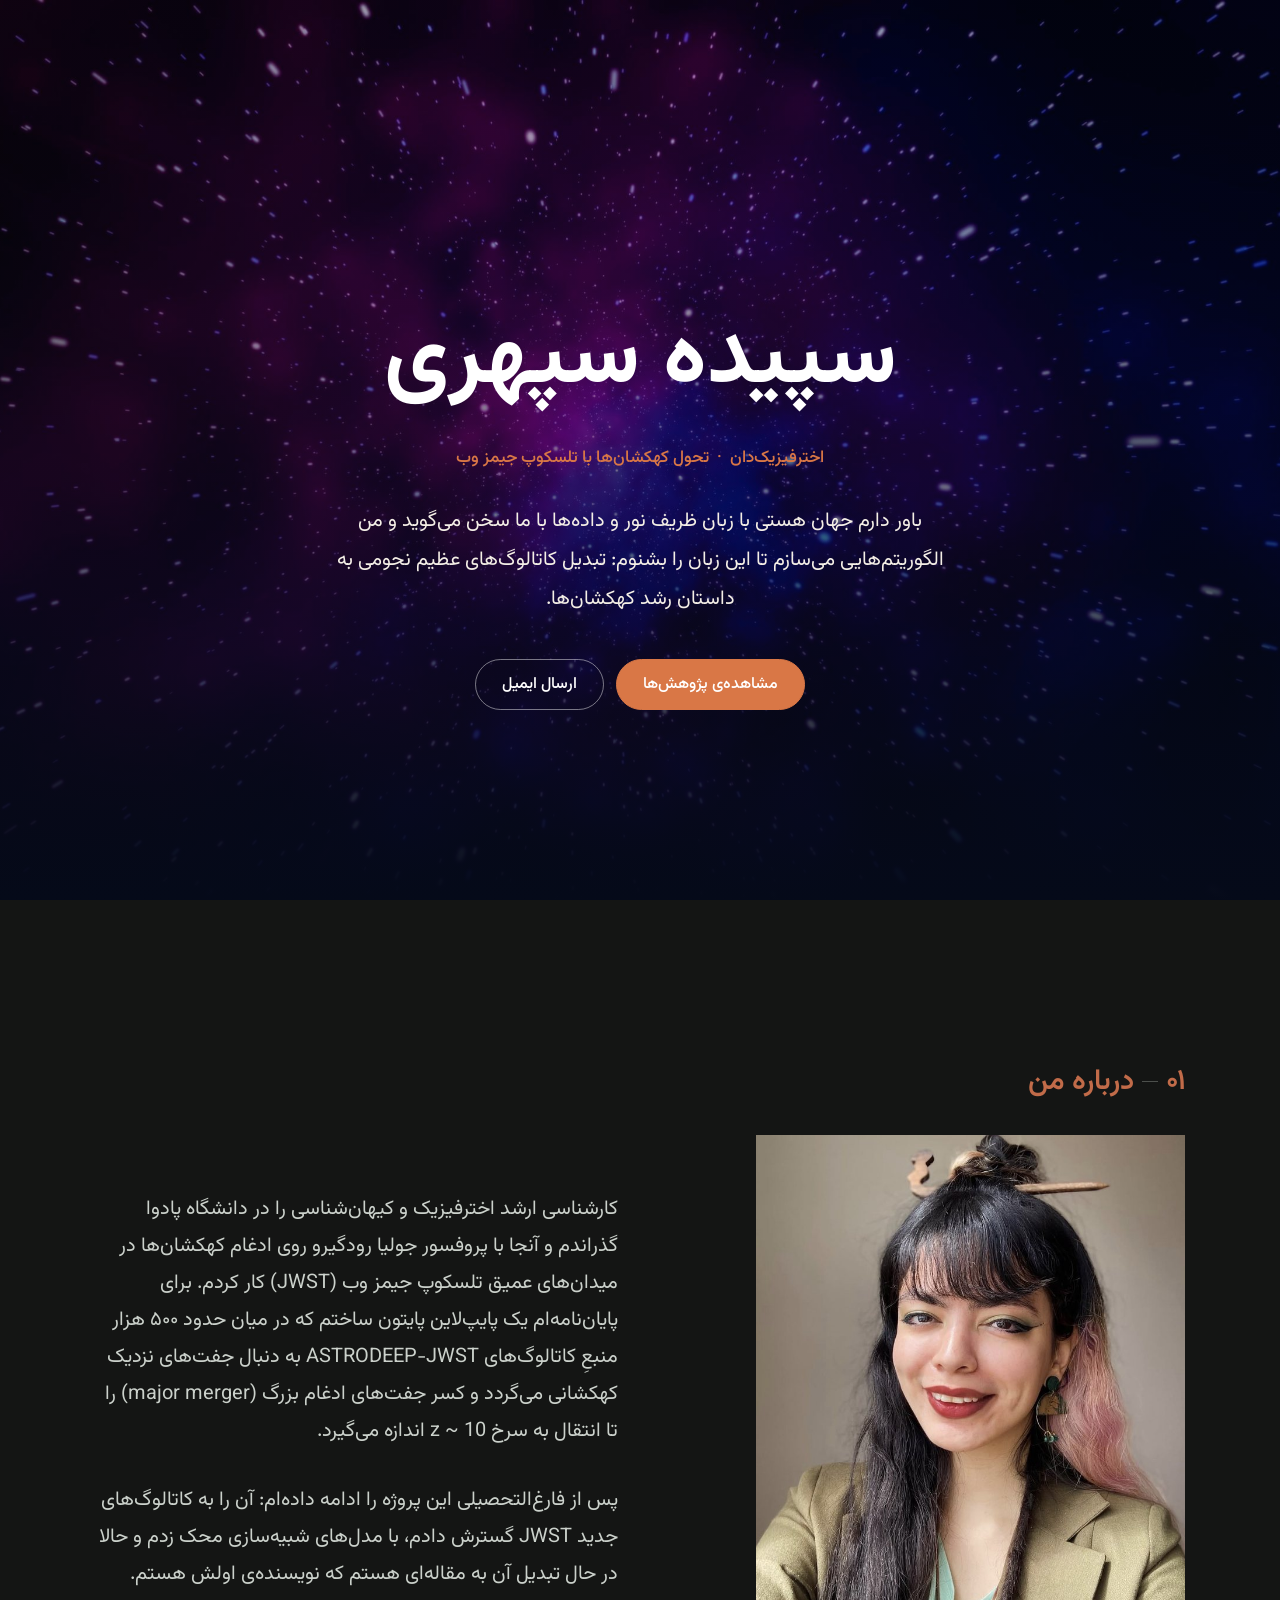
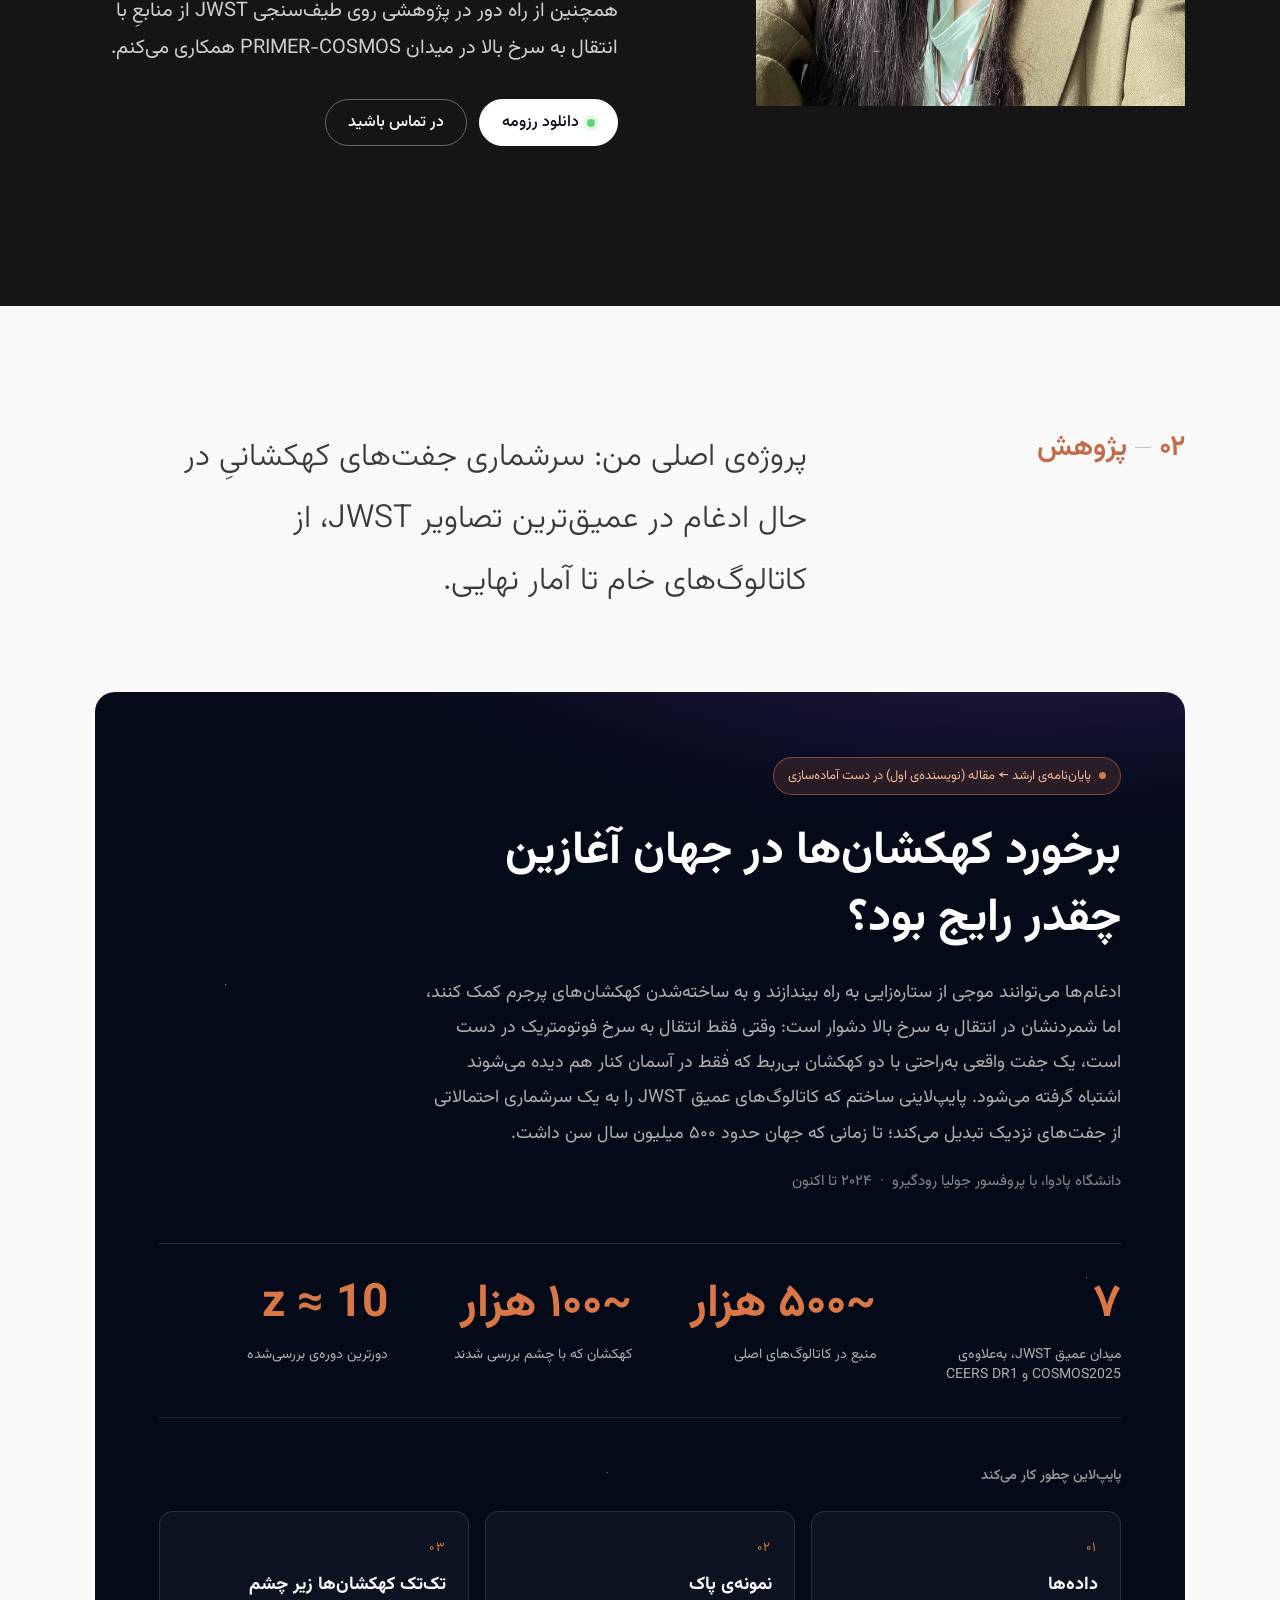
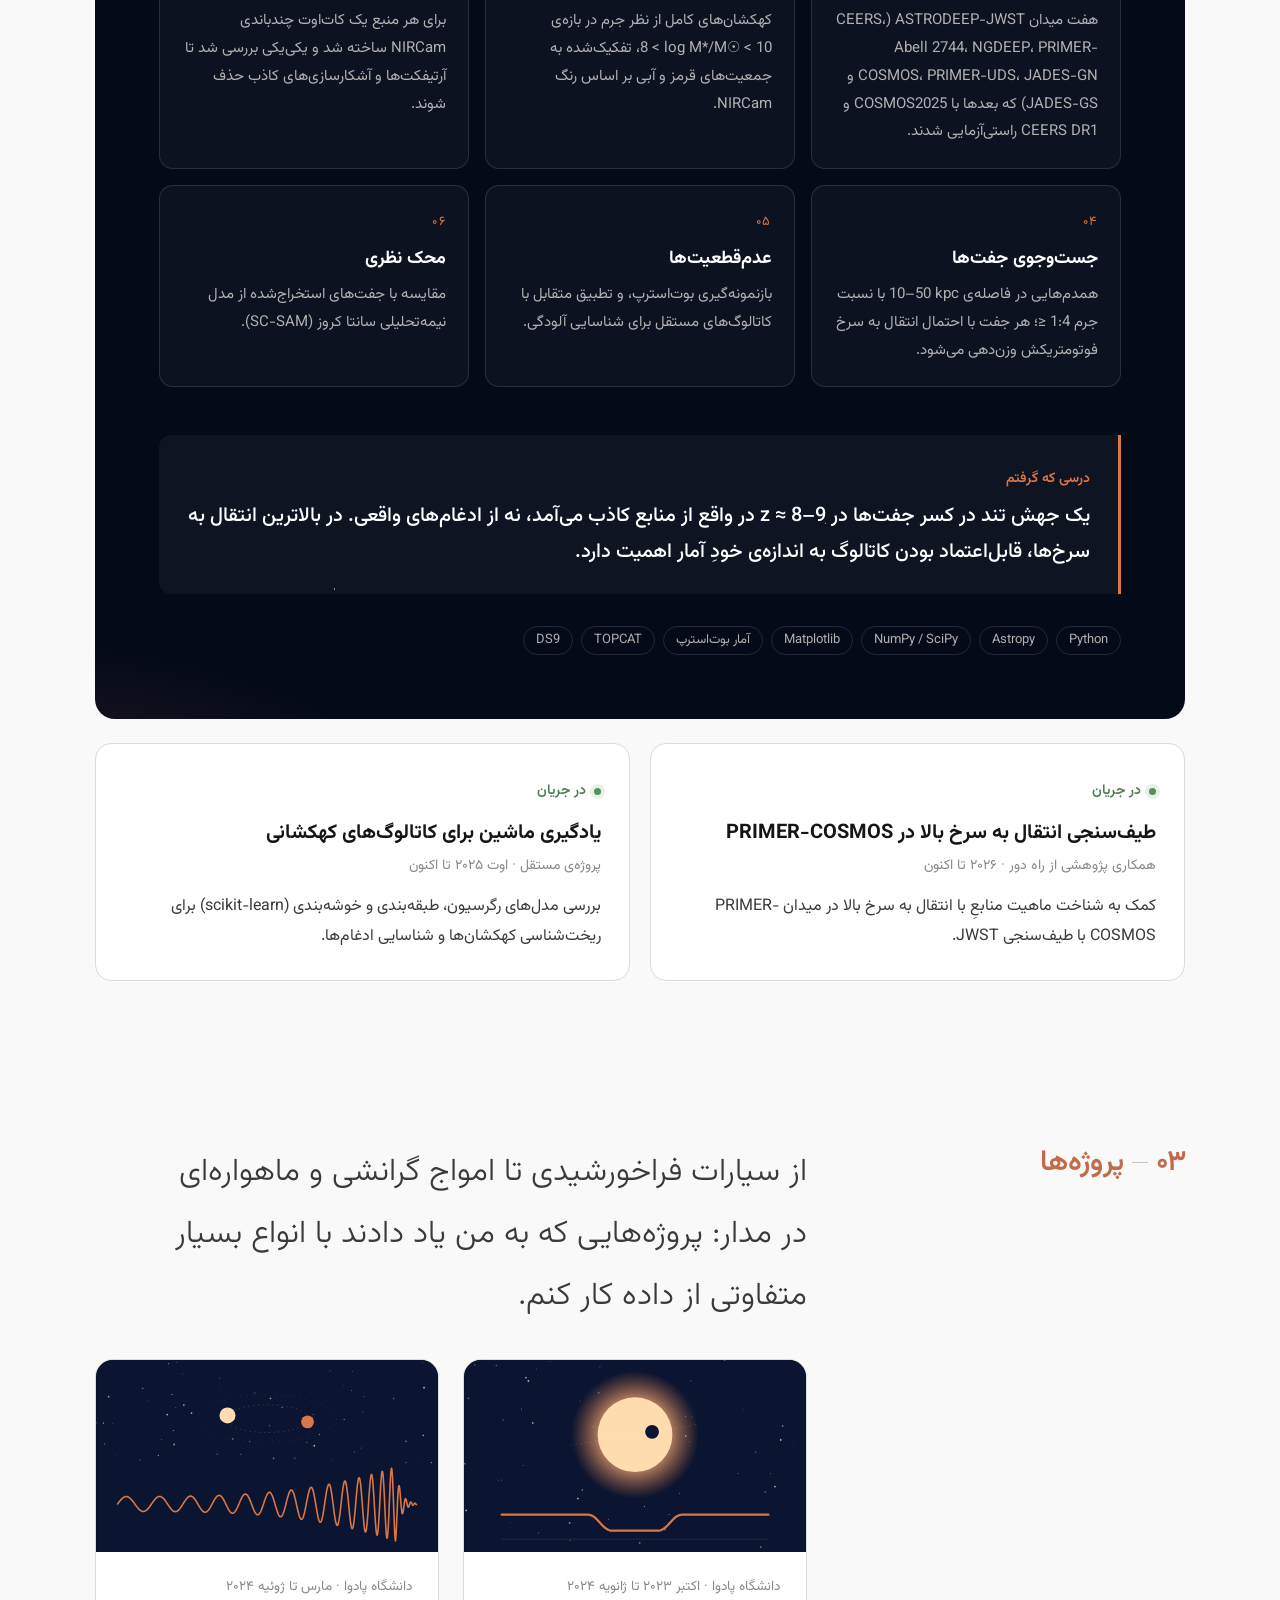
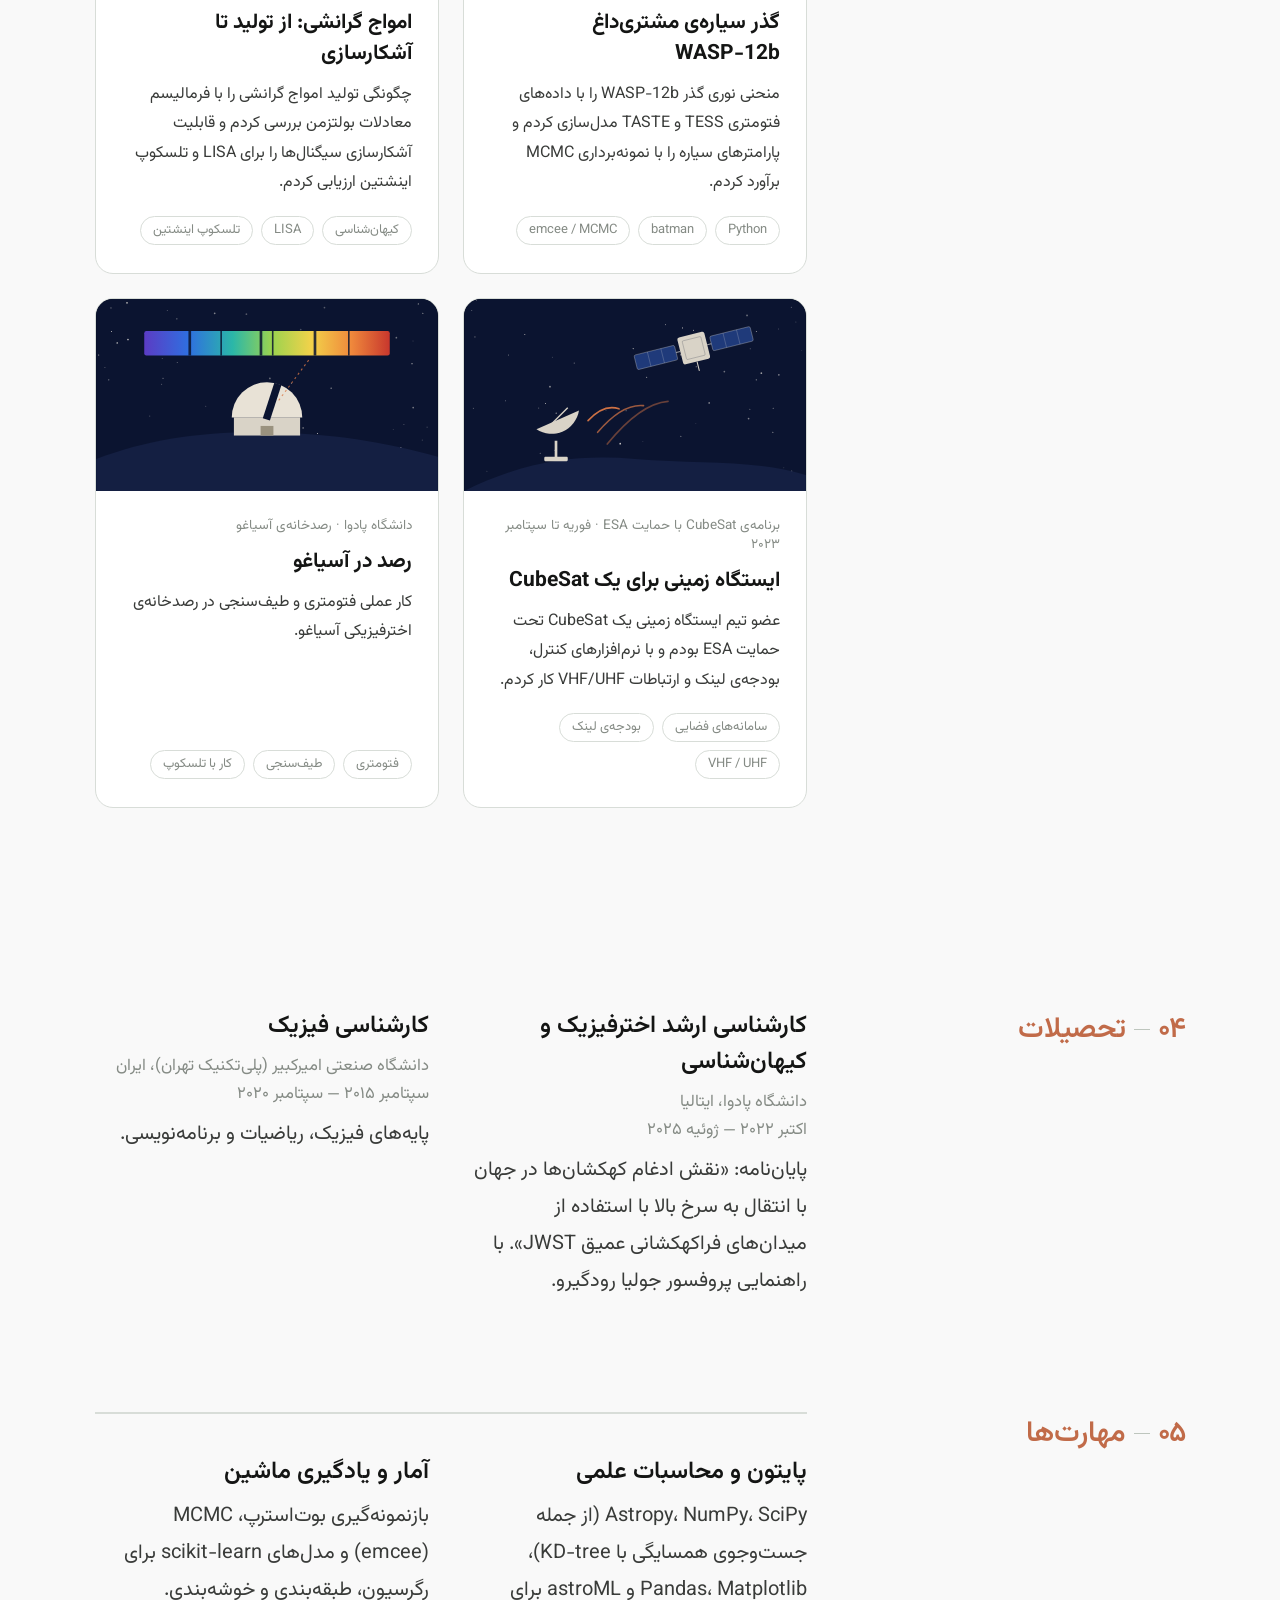
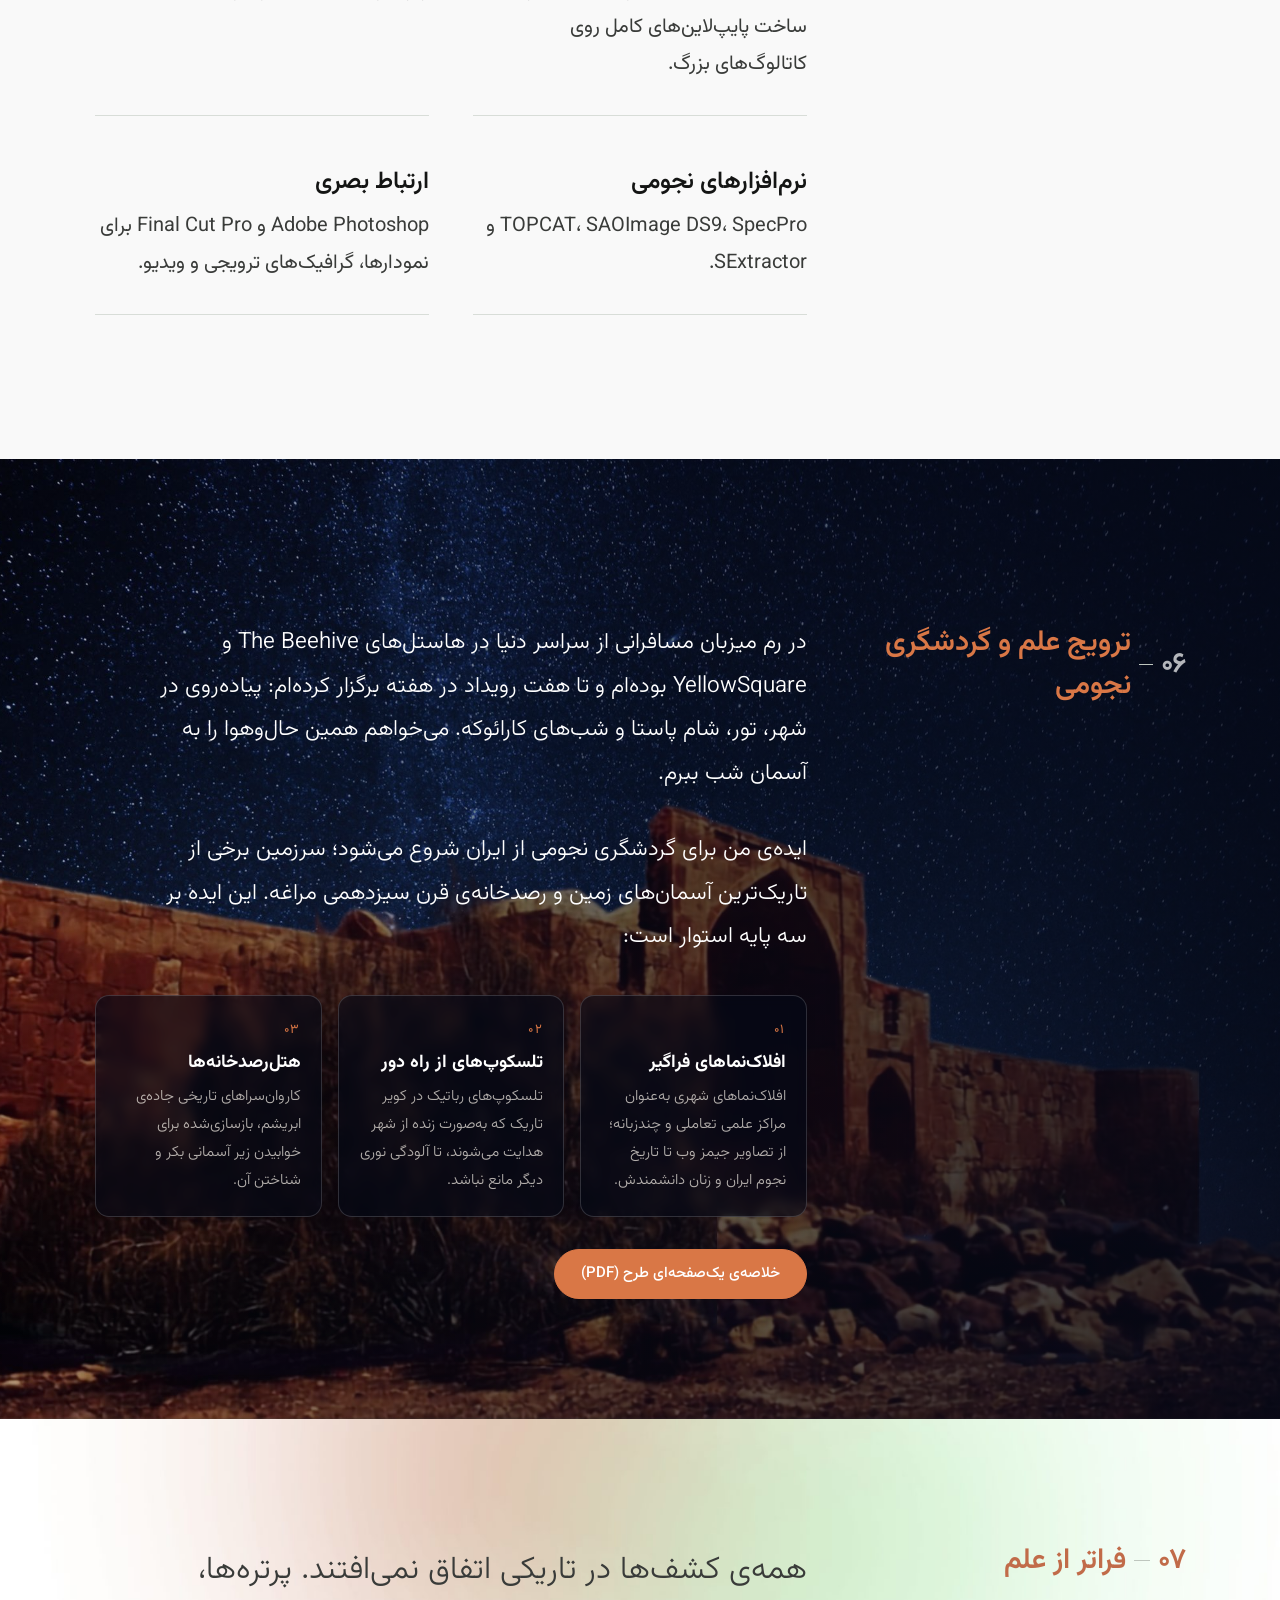
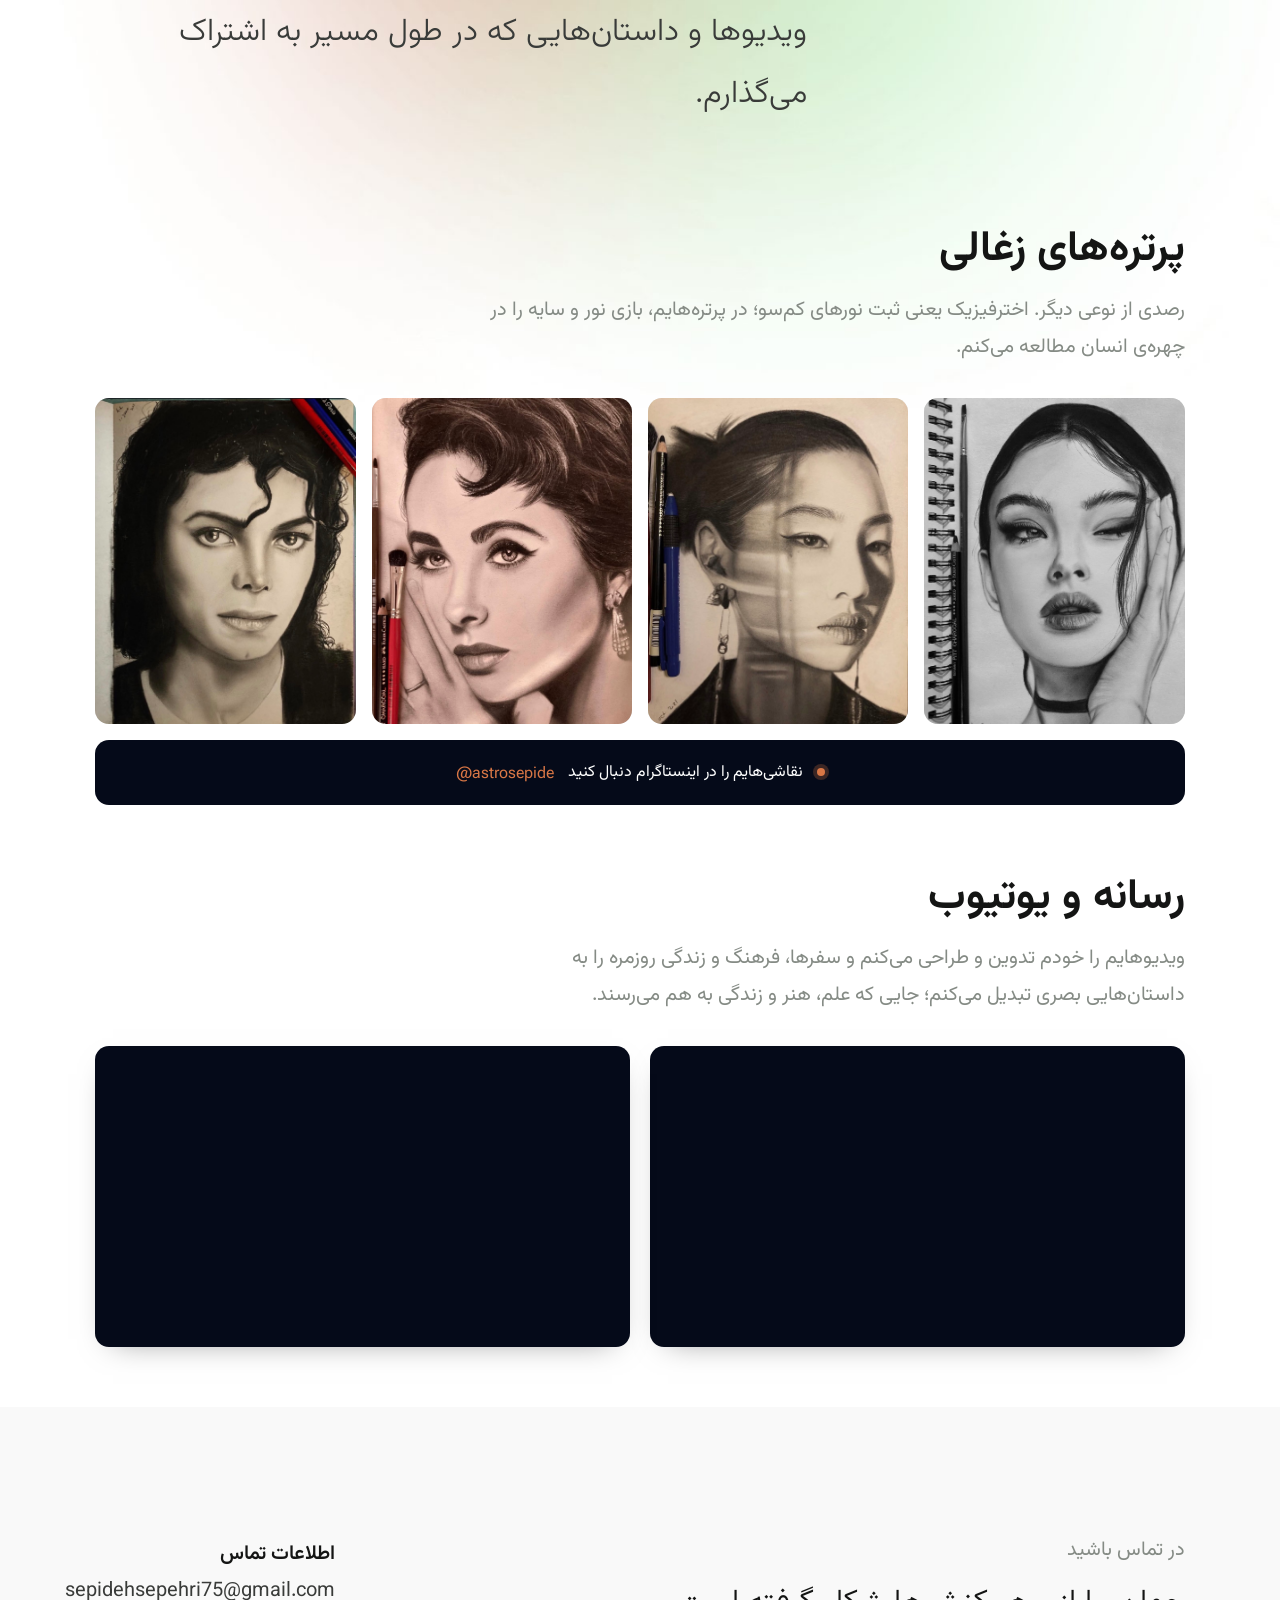
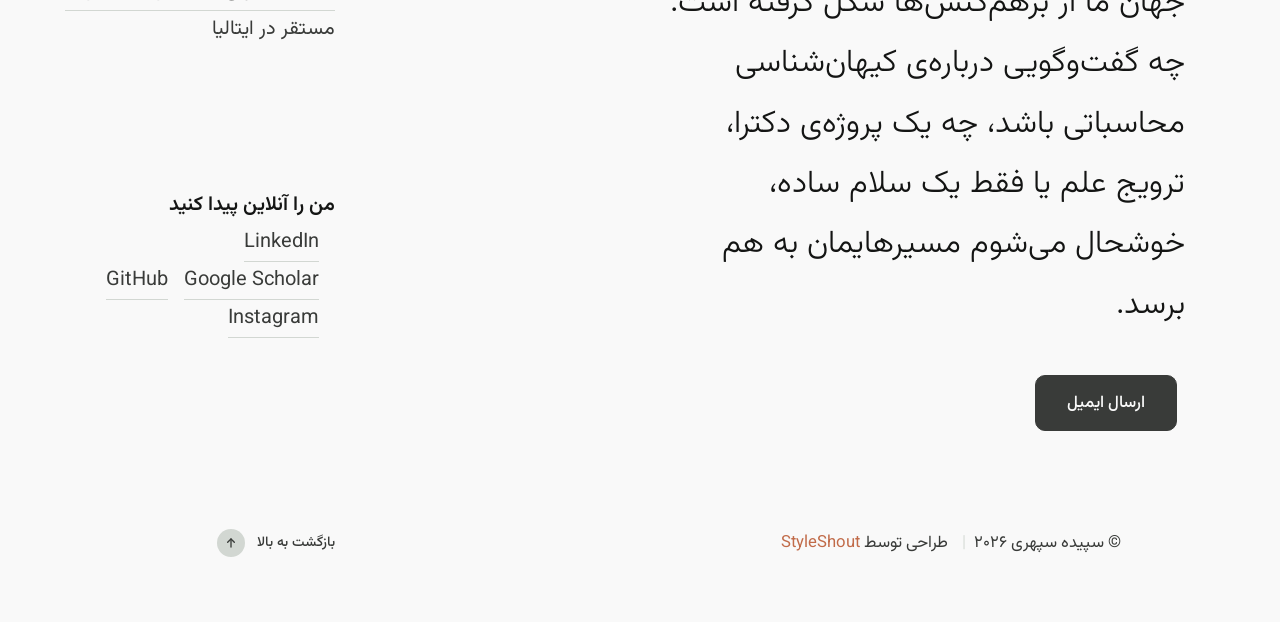
<file: index-fa.html>
<!DOCTYPE html>
<html lang="fa" dir="rtl" class="no-js">
<head>

    <!--- نیازهای پایه صفحه
    ================================================== -->
    <meta charset="utf-8">
    <meta name="viewport" content="width=device-width, initial-scale=1">
    <title>سپیده سپهری — اخترفیزیک‌دان · تحول کهکشان‌ها با تلسکوپ جیمز وب</title>
    <meta name="description" content="سپیده سپهری، اخترفیزیک‌دان (کارشناسی ارشد اخترفیزیک و کیهان‌شناسی، دانشگاه پادوا)؛ اندازه‌گیری کسر جفت‌های کهکشانیِ در حال ادغام تا انتقال به سرخ ۱۰ با میدان‌های عمیق JWST و پایپ‌لاین‌های پایتون.">
    <link rel="canonical" href="https://sepidehsepehri.github.io/index-fa.html">
    <link rel="alternate" hreflang="en" href="https://sepidehsepehri.github.io/">
    <link rel="alternate" hreflang="fa" href="https://sepidehsepehri.github.io/index-fa.html">

    <!-- پیش‌نمایش لینک (لینکدین، ایمیل، تلگرام، واتس‌اپ…)
    ================================================== -->
    <meta property="og:type" content="website">
    <meta property="og:locale" content="fa_IR">
    <meta property="og:url" content="https://sepidehsepehri.github.io/index-fa.html">
    <meta property="og:title" content="سپیده سپهری — اخترفیزیک‌دان">
    <meta property="og:description" content="ادغام کهکشان‌ها در جهان آغازین با تلسکوپ جیمز وب · پایپ‌لاین‌های پایتون · ترویج علم و هنر">
    <meta property="og:image" content="https://sepidehsepehri.github.io/images/og-image.jpg">
    <meta name="twitter:card" content="summary_large_image">

    <script>
        document.documentElement.classList.remove('no-js');
        document.documentElement.classList.add('js');
    </script>

    <!-- فونت فارسی (وزیرمتن)
    ================================================== -->
    <link rel="preconnect" href="https://fonts.googleapis.com">
    <link rel="preconnect" href="https://fonts.gstatic.com" crossorigin>
    <link rel="stylesheet" href="https://fonts.googleapis.com/css2?family=Vazirmatn:wght@300..800&amp;display=swap">

    <!-- CSS
    ================================================== -->
    <link rel="stylesheet" href="css/vendor.css">
    <link rel="stylesheet" href="css/styles.css">
    <link rel="stylesheet" href="css/custom.css">
    <link rel="stylesheet" href="css/custom-fa.css">

    <!-- آیکون‌های سایت
    ================================================== -->
    <link rel="apple-touch-icon" sizes="180x180" href="apple-touch-icon.png">
    <link rel="icon" type="image/png" sizes="32x32" href="favicon-32x32.png">
    <link rel="icon" type="image/png" sizes="16x16" href="favicon-16x16.png">
    <link rel="manifest" href="site.webmanifest">

</head>

<body id="top">

    <!-- پیش‌نمایش بارگذاری
    ================================================== -->
    <div id="preloader">
        <div id="loader" class="dots-fade">
            <div></div>
            <div></div>
            <div></div>
        </div>
    </div>

    <!-- محفظه صفحه
    ================================================== -->
    <div id="page" class="s-pagewrap is-home">

        <!-- # هدر سایت
        ================================================== -->
        <header class="s-header">

            <div class="container s-header__content">

                <div class="s-header__block">
                    <div class="header-brand">
                        <a class="header-brand__link" href="#top">
                            <span class="header-brand__text">سپیده سپهری</span>
                        </a>
                        <a class="lang-switch" href="index.html" hreflang="en" title="English version">
                            <img src="images/eng.webp" alt="English" width="30" height="30">
                        </a>
                    </div>

                    <a class="header-menu-toggle" href="#0"><span>منو</span></a>
                </div> <!-- پایان s-header__block -->

                <nav class="header-nav">
                    <ul class="header-nav__links">
                        <li><a class="smoothscroll" href="#about">درباره من</a></li>
                        <li><a class="smoothscroll" href="#research">پژوهش</a></li>
                        <li><a class="smoothscroll" href="#projects">پروژه‌ها</a></li>
                        <li><a class="smoothscroll" href="#background">پیشینه</a></li>
                        <li><a class="smoothscroll" href="#outreach">ترویج علم</a></li>
                        <li><a class="smoothscroll" href="#beyond">هنر و رسانه</a></li>
                        <li class="nav-cv"><a href="Sepideh_Sepehri_CV_PHD.pdf" target="_blank" rel="noopener">رزومه</a></li>
                    </ul> <!-- پایان header-nav__links -->
                </nav> <!-- پایان header-nav -->

            </div> <!-- پایان s-header__content -->

        </header> <!-- پایان s-header -->


        <!-- # معرفی
        ================================================== -->
        <section id="intro" class="s-intro">

            <div class="container s-intro__inner">

                <div class="row intro-content-wrap">
                    <div class="column xl-11 intro-content">

                        <div class="intro-content__overline">رمزگشایی پژواک‌های جهان آغازین</div>

                        <h1 class="hero-name">سپیده سپهری</h1>

                        <p class="hero-role">اخترفیزیک‌دان &nbsp;·&nbsp; تحول کهکشان‌ها با تلسکوپ جیمز وب</p>

                        <p class="hero-desc">
                            باور دارم جهان هستی با زبان ظریف نور و داده‌ها با ما سخن می‌گوید و من الگوریتم‌هایی می‌سازم
                            تا این زبان را بشنوم: تبدیل کاتالوگ‌های عظیم نجومی به داستان رشد کهکشان‌ها.
                        </p>

                        <div class="hero-actions">
                            <a class="hero-btn hero-btn--primary smoothscroll" href="#research">مشاهده‌ی پژوهش‌ها</a>
                            <a class="hero-btn" href="mailto:sepidehsepehri75@gmail.com">ارسال ایمیل</a>
                        </div>

                    </div> <!-- پایان intro-content -->
                </div> <!-- پایان intro-content-wrap -->

            </div> <!-- پایان s-intro__inner -->

            <a class="intro-scroll smoothscroll" href="#about">
                <div class="intro-scroll__text">پایین</div>
                <div class="intro-scroll__line"></div>
            </a> <!-- پایان intro-scroll -->

        </section> <!-- پایان معرفی -->


        <!-- # درباره من
        ================================================== -->
        <section id="about" class="s-profile target-section">

            <div class="s-about">

                <div class="s-about__inner container">

                    <div class="grid-block">

                        <div class="grid-block__item s-about__header">
                            <h2 data-num="۰۱" class="section-title">درباره من</h2>
                        </div>

                        <div class="grid-block__item s-about__media">
                            <figure class="about-profile-pic">
                                <img src="images/profile-pic-800.jpg"
                                     srcset="images/profile-pic-800.jpg 800w, images/profile-pic.jpg 1179w"
                                     sizes="(max-width: 800px) 90vw, 400px"
                                     width="800" height="977" alt="تصویر سپیده سپهری">
                            </figure>
                        </div>

                        <div class="grid-block__item s-about__main">
                            <p>
                                کارشناسی ارشد اخترفیزیک و کیهان‌شناسی را در دانشگاه پادوا گذراندم و آنجا با پروفسور جولیا
                                رودگیرو روی ادغام کهکشان‌ها در میدان‌های عمیق تلسکوپ جیمز وب (JWST) کار کردم. برای
                                پایان‌نامه‌ام یک پایپ‌لاین پایتون ساختم که در میان حدود ۵۰۰ هزار منبعِ کاتالوگ‌های
                                ASTRODEEP-JWST به دنبال جفت‌های نزدیک کهکشانی می‌گردد و کسر جفت‌های ادغام بزرگ
                                (major merger) را تا انتقال به سرخ <span dir="ltr">z ~ 10</span> اندازه می‌گیرد.
                            </p>
                            <p>
                                پس از فارغ‌التحصیلی این پروژه را ادامه داده‌ام: آن را به کاتالوگ‌های جدید JWST گسترش دادم،
                                با مدل‌های شبیه‌سازی محک زدم و حالا در حال تبدیل آن به مقاله‌ای هستم که نویسنده‌ی اولش
                                هستم. همچنین از راه دور در پژوهشی روی طیف‌سنجی JWST از منابعِ با انتقال به سرخ بالا در
                                میدان PRIMER-COSMOS همکاری می‌کنم.
                            </p>

                            <div class="about-actions">
                                <a class="pill-btn pill-btn--solid" href="Sepideh_Sepehri_CV_PHD.pdf" target="_blank" rel="noopener">
                                    <span class="dot"></span> دانلود رزومه
                                </a>
                                <a class="pill-btn" href="mailto:sepidehsepehri75@gmail.com">در تماس باشید</a>
                            </div>
                        </div> <!-- پایان s-about__main -->

                    </div> <!-- پایان grid-block -->

                </div> <!-- پایان s-about__inner -->

            </div> <!-- پایان s-about -->

        </section> <!-- پایان درباره من -->


        <!-- # پژوهش (پروژه‌ی اصلی)
        ================================================== -->
        <section id="research" class="s-section target-section">

            <div class="container">

                <div class="row">
                    <div class="column xl-4 md-12">
                        <h2 data-num="۰۲" class="section-title">پژوهش</h2>
                    </div>
                    <div class="column xl-8 md-12">
                        <p class="lead section-intro">
                            پروژه‌ی اصلی من: سرشماری جفت‌های کهکشانیِ در حال ادغام در عمیق‌ترین تصاویر JWST، از
                            کاتالوگ‌های خام تا آمار نهایی.
                        </p>
                    </div>
                </div>

                <article class="case-study">

                    <span class="case-study__status">پایان‌نامه‌ی ارشد ← مقاله (نویسنده‌ی اول) در دست آماده‌سازی</span>

                    <h3 class="case-study__title">برخورد کهکشان‌ها در جهان آغازین چقدر رایج بود؟</h3>

                    <p class="case-study__lead">
                        ادغام‌ها می‌توانند موجی از ستاره‌زایی به راه بیندازند و به ساخته‌شدن کهکشان‌های پرجرم کمک کنند،
                        اما شمردنشان در انتقال به سرخ بالا دشوار است: وقتی فقط انتقال به سرخ فوتومتریک در دست است، یک
                        جفت واقعی به‌راحتی با دو کهکشان بی‌ربط که فقط در آسمان کنار هم دیده می‌شوند اشتباه گرفته می‌شود.
                        پایپ‌لاینی ساختم که کاتالوگ‌های عمیق JWST را به یک سرشماری احتمالاتی از جفت‌های نزدیک تبدیل
                        می‌کند؛ تا زمانی که جهان حدود ۵۰۰ میلیون سال سن داشت.
                    </p>
                    <p class="case-study__meta">
                        دانشگاه پادوا، با پروفسور جولیا رودگیرو &nbsp;·&nbsp; ۲۰۲۴ تا اکنون
                        <!-- وقتی مقاله روی arXiv آمد، اضافه کن:  &nbsp;·&nbsp; <a href="https://arxiv.org/abs/XXXX.XXXXX">arXiv</a> -->
                    </p>

                    <div class="cs-stats">
                        <div class="cs-stat">
                            <div class="cs-stat__value">۷</div>
                            <div class="cs-stat__label">میدان عمیق JWST، به‌علاوه‌ی COSMOS2025 و CEERS DR1</div>
                        </div>
                        <div class="cs-stat">
                            <div class="cs-stat__value">~۵۰۰ هزار</div>
                            <div class="cs-stat__label">منبع در کاتالوگ‌های اصلی</div>
                        </div>
                        <div class="cs-stat">
                            <div class="cs-stat__value">~۱۰۰ هزار</div>
                            <div class="cs-stat__label">کهکشان که با چشم بررسی شدند</div>
                        </div>
                        <div class="cs-stat">
                            <div class="cs-stat__value" dir="ltr">z ≈ 10</div>
                            <div class="cs-stat__label">دورترین دوره‌ی بررسی‌شده</div>
                        </div>
                    </div>

                    <h4 class="cs-subtitle">پایپ‌لاین چطور کار می‌کند</h4>

                    <ol class="pipeline">
                        <li>
                            <h4>داده‌ها</h4>
                            <p>هفت میدان ASTRODEEP-JWST (CEERS، Abell&nbsp;2744، NGDEEP، PRIMER-COSMOS، PRIMER-UDS، JADES-GN و JADES-GS) که بعدها با COSMOS2025 و CEERS DR1 راستی‌آزمایی شدند.</p>
                        </li>
                        <li>
                            <h4>نمونه‌ی پاک</h4>
                            <p>کهکشان‌های کامل از نظر جرم در بازه‌ی <span dir="ltr">8 &lt; log&nbsp;M<sub>*</sub>/M<sub>☉</sub> &lt; 10</span>، تفکیک‌شده به جمعیت‌های قرمز و آبی بر اساس رنگ NIRCam.</p>
                        </li>
                        <li>
                            <h4>تک‌تک کهکشان‌ها زیر چشم</h4>
                            <p>برای هر منبع یک کات‌اوت چندباندی NIRCam ساخته شد و یکی‌یکی بررسی شد تا آرتیفکت‌ها و آشکارسازی‌های کاذب حذف شوند.</p>
                        </li>
                        <li>
                            <h4>جست‌وجوی جفت‌ها</h4>
                            <p>همدم‌هایی در فاصله‌ی <span dir="ltr">10–50&nbsp;kpc</span> با نسبت جرم <span dir="ltr">≥&nbsp;1:4</span>؛ هر جفت با احتمال انتقال به سرخ فوتومتریکش وزن‌دهی می‌شود.</p>
                        </li>
                        <li>
                            <h4>عدم‌قطعیت‌ها</h4>
                            <p>بازنمونه‌گیری بوت‌استرپ، و تطبیق متقابل با کاتالوگ‌های مستقل برای شناسایی آلودگی.</p>
                        </li>
                        <li>
                            <h4>محک نظری</h4>
                            <p>مقایسه با جفت‌های استخراج‌شده از مدل نیمه‌تحلیلی سانتا کروز (SC-SAM).</p>
                        </li>
                    </ol>

                    <div class="cs-insight">
                        <span class="eyebrow">درسی که گرفتم</span>
                        <p>
                            یک جهش تند در کسر جفت‌ها در <span dir="ltr">z ≈ 8–9</span> در واقع از منابع کاذب می‌آمد، نه از
                            ادغام‌های واقعی. در بالاترین انتقال به سرخ‌ها، قابل‌اعتماد بودن کاتالوگ به اندازه‌ی خودِ آمار
                            اهمیت دارد.
                        </p>
                    </div>

                    <!-- تصویر اختیاری: یک موزاییک از کات‌اوت‌های JWST اینجا خیلی قشنگ می‌شود.
                    <figure class="cs-figure">
                        <img src="images/research/cutout-mosaic.jpg" alt="موزاییکی از کات‌اوت‌های NIRCam جفت‌های کهکشانی" loading="lazy">
                        <figcaption>چند نمونه از جفت‌های کهکشانی در بررسی چشمی.</figcaption>
                    </figure>
                    -->

                    <ul class="tag-list">
                        <li>Python</li>
                        <li>Astropy</li>
                        <li>NumPy / SciPy</li>
                        <li>Matplotlib</li>
                        <li>آمار بوت‌استرپ</li>
                        <li>TOPCAT</li>
                        <li>DS9</li>
                    </ul>

                </article> <!-- پایان case-study -->

                <div class="now-grid">

                    <div class="now-card">
                        <span class="now-card__label">در جریان</span>
                        <h4>طیف‌سنجی انتقال به سرخ بالا در PRIMER-COSMOS</h4>
                        <p class="now-card__meta">همکاری پژوهشی از راه دور · ۲۰۲۶ تا اکنون</p>
                        <p>کمک به شناخت ماهیت منابعِ با انتقال به سرخ بالا در میدان PRIMER-COSMOS با طیف‌سنجی JWST.</p>
                    </div>

                    <div class="now-card">
                        <span class="now-card__label">در جریان</span>
                        <h4>یادگیری ماشین برای کاتالوگ‌های کهکشانی</h4>
                        <p class="now-card__meta">پروژه‌ی مستقل · اوت ۲۰۲۵ تا اکنون</p>
                        <p>بررسی مدل‌های رگرسیون، طبقه‌بندی و خوشه‌بندی (scikit-learn) برای ریخت‌شناسی کهکشان‌ها و شناسایی ادغام‌ها.</p>
                        <!-- اگر نوت‌بوک‌ها را روی GitHub گذاشتی، لینکش را اینجا بگذار:
                        <p><a href="https://github.com/SepidehSepehri/REPO-NAME">کد در GitHub ←</a></p> -->
                    </div>

                </div> <!-- پایان now-grid -->

            </div> <!-- پایان container -->

        </section> <!-- پایان پژوهش -->


        <!-- # پروژه‌ها
        ================================================== -->
        <section id="projects" class="s-section target-section">

            <div class="container">

                <div class="row">
                    <div class="column xl-4 md-12">
                        <h2 data-num="۰۳" class="section-title">پروژه‌ها</h2>
                    </div>
                    <div class="column xl-8 md-12">
                        <p class="lead section-intro">
                            از سیارات فراخورشیدی تا امواج گرانشی و ماهواره‌ای در مدار: پروژه‌هایی که به من یاد دادند با
                            انواع بسیار متفاوتی از داده کار کنم.
                        </p>

                        <div class="project-grid">

                            <!-- برای گذاشتن نمودار خودت به‌جای تصویر، آدرس src را عوض کن؛ مثلاً images/projects/wasp12b-lightcurve.png -->
                            <article class="project-card">
                                <figure class="project-card__visual">
                                    <img src="images/projects/transit.svg" alt="" loading="lazy" width="640" height="360">
                                </figure>
                                <div class="project-card__body">
                                    <p class="project-card__meta">دانشگاه پادوا · اکتبر ۲۰۲۳ تا ژانویه ۲۰۲۴</p>
                                    <h3 class="project-card__title">گذر سیاره‌ی مشتری‌داغ <span dir="ltr">WASP-12b</span></h3>
                                    <p class="project-card__desc">منحنی نوری گذر WASP-12b را با داده‌های فتومتری TESS و TASTE مدل‌سازی کردم و پارامترهای سیاره را با نمونه‌برداری MCMC برآورد کردم.</p>
                                    <ul class="tag-list">
                                        <li>Python</li>
                                        <li>batman</li>
                                        <li>emcee / MCMC</li>
                                    </ul>
                                </div>
                            </article>

                            <article class="project-card">
                                <figure class="project-card__visual">
                                    <img src="images/projects/gravitational-waves.svg" alt="" loading="lazy" width="640" height="360">
                                </figure>
                                <div class="project-card__body">
                                    <p class="project-card__meta">دانشگاه پادوا · مارس تا ژوئیه ۲۰۲۴</p>
                                    <h3 class="project-card__title">امواج گرانشی: از تولید تا آشکارسازی</h3>
                                    <p class="project-card__desc">چگونگی تولید امواج گرانشی را با فرمالیسم معادلات بولتزمن بررسی کردم و قابلیت آشکارسازی سیگنال‌ها را برای LISA و تلسکوپ اینشتین ارزیابی کردم.</p>
                                    <ul class="tag-list">
                                        <li>کیهان‌شناسی</li>
                                        <li>LISA</li>
                                        <li>تلسکوپ اینشتین</li>
                                    </ul>
                                </div>
                            </article>

                            <article class="project-card">
                                <figure class="project-card__visual">
                                    <img src="images/projects/cubesat.svg" alt="" loading="lazy" width="640" height="360">
                                </figure>
                                <div class="project-card__body">
                                    <p class="project-card__meta">برنامه‌ی CubeSat با حمایت ESA · فوریه تا سپتامبر ۲۰۲۳</p>
                                    <h3 class="project-card__title">ایستگاه زمینی برای یک CubeSat</h3>
                                    <p class="project-card__desc">عضو تیم ایستگاه زمینی یک CubeSat تحت حمایت ESA بودم و با نرم‌افزارهای کنترل، بودجه‌ی لینک و ارتباطات VHF/UHF کار کردم.</p>
                                    <ul class="tag-list">
                                        <li>سامانه‌های فضایی</li>
                                        <li>بودجه‌ی لینک</li>
                                        <li>VHF / UHF</li>
                                    </ul>
                                </div>
                            </article>

                            <article class="project-card">
                                <figure class="project-card__visual">
                                    <img src="images/projects/observatory.svg" alt="" loading="lazy" width="640" height="360">
                                </figure>
                                <div class="project-card__body">
                                    <p class="project-card__meta">دانشگاه پادوا · رصدخانه‌ی آسیاغو</p>
                                    <h3 class="project-card__title">رصد در آسیاغو</h3>
                                    <p class="project-card__desc">کار عملی فتومتری و طیف‌سنجی در رصدخانه‌ی اخترفیزیکی آسیاغو.</p>
                                    <ul class="tag-list">
                                        <li>فتومتری</li>
                                        <li>طیف‌سنجی</li>
                                        <li>کار با تلسکوپ</li>
                                    </ul>
                                </div>
                            </article>

                        </div> <!-- پایان project-grid -->
                    </div>
                </div> <!-- پایان row -->

            </div> <!-- پایان container -->

        </section> <!-- پایان پروژه‌ها -->


        <!-- # پیشینه (تحصیلات + مهارت‌ها)
        ================================================== -->
        <section id="background" class="s-profile target-section">

            <div class="s-profile-block s-profile-block--start education container">

                <div class="row s-profile-block__content">

                    <div class="column xl-4 md-12 s-profile-block__content-start">
                        <h2 data-num="۰۴" class="section-title">تحصیلات</h2>
                    </div>

                    <div class="column xl-8 md-12 s-profile-block__content-end">
                        <div class="grid-cols info-list">
                            <div class="grid-cols__column info-card info-card--education">
                                <div class="info-card__header">
                                    <h5 class="info-card__title">کارشناسی ارشد اخترفیزیک و کیهان‌شناسی</h5>
                                    <p class="info-card__entity">دانشگاه پادوا، ایتالیا</p>
                                    <p class="info-card__date">اکتبر ۲۰۲۲ — ژوئیه ۲۰۲۵</p>
                                </div>
                                <p class="info-card__desc">
                                    پایان‌نامه: «نقش ادغام کهکشان‌ها در جهان با انتقال به سرخ بالا با استفاده از میدان‌های
                                    فراکهکشانی عمیق JWST». با راهنمایی پروفسور جولیا رودگیرو.
                                </p>
                            </div>
                            <div class="grid-cols__column info-card info-card--education">
                                <div class="info-card__header">
                                    <h5 class="info-card__title">کارشناسی فیزیک</h5>
                                    <p class="info-card__entity">دانشگاه صنعتی امیرکبیر (پلی‌تکنیک تهران)، ایران</p>
                                    <p class="info-card__date">سپتامبر ۲۰۱۵ — سپتامبر ۲۰۲۰</p>
                                </div>
                                <p class="info-card__desc">
                                    پایه‌های فیزیک، ریاضیات و برنامه‌نویسی.
                                </p>
                            </div>
                        </div>
                    </div>

                </div> <!-- پایان row -->

            </div> <!-- پایان تحصیلات -->

            <div class="s-profile-block s-profile-block--end services container">

                <div class="row s-profile-block__content">

                    <div class="column xl-4 md-12 s-profile-block__content-start">
                        <h2 data-num="۰۵" class="section-title">مهارت‌ها</h2>
                    </div>

                    <div class="column xl-8 md-12 s-profile-block__content-end">
                        <div class="grid-cols info-list info-list--services">

                            <div class="grid-cols__column info-card info-card--services">
                                <div class="info-card__header">
                                    <h5 class="info-card__title">پایتون و محاسبات علمی</h5>
                                </div>
                                <p class="info-card__desc">
                                    Astropy، NumPy، SciPy (از جمله جست‌وجوی همسایگی با KD-tree)، Pandas، Matplotlib و
                                    astroML برای ساخت پایپ‌لاین‌های کامل روی کاتالوگ‌های بزرگ.
                                </p>
                            </div>
                            <div class="grid-cols__column info-card info-card--services">
                                <div class="info-card__header">
                                    <h5 class="info-card__title">آمار و یادگیری ماشین</h5>
                                </div>
                                <p class="info-card__desc">
                                    بازنمونه‌گیری بوت‌استرپ، MCMC (emcee) و مدل‌های scikit-learn برای رگرسیون،
                                    طبقه‌بندی و خوشه‌بندی.
                                </p>
                            </div>
                            <div class="grid-cols__column info-card info-card--services">
                                <div class="info-card__header">
                                    <h5 class="info-card__title">نرم‌افزارهای نجومی</h5>
                                </div>
                                <p class="info-card__desc">
                                    TOPCAT، SAOImage DS9، SpecPro و SExtractor.
                                </p>
                            </div>
                            <div class="grid-cols__column info-card info-card--services">
                                <div class="info-card__header">
                                    <h5 class="info-card__title">ارتباط بصری</h5>
                                </div>
                                <p class="info-card__desc">
                                    Adobe Photoshop و Final Cut Pro برای نمودارها، گرافیک‌های ترویجی و ویدیو.
                                </p>
                            </div>

                        </div>
                    </div>

                </div> <!-- پایان row -->

            </div> <!-- پایان مهارت‌ها -->

        </section> <!-- پایان پیشینه -->


        <!-- # ترویج علم و گردشگری نجومی
        ================================================== -->
        <section id="outreach" class="target-section">

            <div class="container">
                <div class="row">
                    <div class="column xl-4 md-12">
                        <h2 data-num="۰۶" class="section-title">ترویج علم و گردشگری نجومی</h2>
                    </div>
                    <div class="column xl-8 md-12">
                        <p>
                            در رم میزبان مسافرانی از سراسر دنیا در هاستل‌های The Beehive و YellowSquare بوده‌ام و تا هفت
                            رویداد در هفته برگزار کرده‌ام: پیاده‌روی در شهر، تور، شام پاستا و شب‌های کارائوکه. می‌خواهم
                            همین حال‌وهوا را به آسمان شب ببرم.
                        </p>
                        <p>
                            ایده‌ی من برای گردشگری نجومی از ایران شروع می‌شود؛ سرزمین برخی از تاریک‌ترین آسمان‌های زمین و
                            رصدخانه‌ی قرن سیزدهمی مراغه. این ایده بر سه پایه استوار است:
                        </p>

                        <ol class="outreach-ideas">
                            <li>
                                <h3>افلاک‌نماهای فراگیر</h3>
                                <p>افلاک‌نماهای شهری به‌عنوان مراکز علمی تعاملی و چندزبانه؛ از تصاویر جیمز وب تا تاریخ نجوم ایران و زنان دانشمندش.</p>
                            </li>
                            <li>
                                <h3>تلسکوپ‌های از راه دور</h3>
                                <p>تلسکوپ‌های رباتیک در کویر تاریک که به‌صورت زنده از شهر هدایت می‌شوند، تا آلودگی نوری دیگر مانع نباشد.</p>
                            </li>
                            <li>
                                <h3>هتل‌رصدخانه‌ها</h3>
                                <p>کاروان‌سراهای تاریخی جاده‌ی ابریشم، بازسازی‌شده برای خوابیدن زیر آسمانی بکر و شناختن آن.</p>
                            </li>
                        </ol>

                        <a class="hero-btn hero-btn--primary outreach-btn" href="files/astro-tourism-concept-fa.pdf" target="_blank" rel="noopener">خلاصه‌ی یک‌صفحه‌ای طرح (PDF)</a>

                        <!-- اولین رویداد: بعد از اولین شب نجوم، علامت‌های کامنت را بردار و این را پر کن.
                        <div class="outreach-event">
                            <img src="images/outreach/astronomy-night.jpg" alt="شب نجوم با مهمان‌های هاستل" loading="lazy">
                            <div>
                                <span class="eyebrow">آخرین رویداد</span>
                                <h3>شب نجوم در YellowSquare</h3>
                                <p>دسامبر ۲۰۲۶ · گپی کوتاه درباره‌ی آنچه جیمز وب می‌بیند، و بعد تلسکوپ روی تراس.</p>
                            </div>
                        </div>
                        -->
                    </div>
                </div>
            </div>

        </section> <!-- پایان ترویج علم -->


        <!-- # فراتر از علم
        ================================================== -->
        <section id="beyond" class="s-works target-section">

            <div class="container">

                <div class="row">
                    <div class="column xl-4 md-12">
                        <h2 data-num="۰۷" class="section-title">فراتر از علم</h2>
                    </div>
                    <div class="column xl-8 md-12">
                        <p class="lead section-intro">
                            همه‌ی کشف‌ها در تاریکی اتفاق نمی‌افتند. پرتره‌ها، ویدیوها و داستان‌هایی که در طول مسیر به
                            اشتراک می‌گذارم.
                        </p>
                    </div>
                </div>

                <!-- نقاشی‌ها -->
                <div class="beyond-block">
                    <h3 class="beyond-block__title">پرتره‌های زغالی</h3>
                    <p class="beyond-block__text">
                        رصدی از نوعی دیگر. اخترفیزیک یعنی ثبت نورهای کم‌سو؛ در پرتره‌هایم، بازی نور و سایه را در چهره‌ی
                        انسان مطالعه می‌کنم.
                    </p>

                    <div class="art-grid">

                        <div class="portfolio-item" data-title="دوا کاسل" data-client="مطالعه‌ی پرتره" data-images="images/folio/large/l-beauty-faith@2x.jpg" data-date="اوت ۲۰۲۳" data-link="https://www.instagram.com/astrosepide/p/CwQT0tUMzke/">
                            <a href="#0" class="portfolio-item__link" aria-label="مشاهده‌ی نقاشی: دوا کاسل">
                                <img src="images/folio/featured-beauty-faith.jpg" alt="پرتره‌ی زغالی دوا کاسل" class="portfolio-item__thumbnail" loading="lazy">
                                <span class="portfolio-item__title">دوا کاسل</span>
                            </a>
                            <div class="portfolio-item__details">
                                <div class="portfolio-item__description"></div>
                                <ul class="portfolio-item__services">
                                    <li>نقاشی با زغال</li>
                                </ul>
                            </div>
                        </div>

                        <div class="portfolio-item" data-title="جونگ هو-یون" data-client="مطالعه‌ی پرتره" data-images="images/folio/large/l-tropical@2x.jpg" data-date="ژانویه ۲۰۲۴" data-link="https://www.instagram.com/p/CUvVh26I8Vv/">
                            <a href="#0" class="portfolio-item__link" aria-label="مشاهده‌ی نقاشی: جونگ هو-یون">
                                <img src="images/folio/tropical.jpg" alt="پرتره‌ی زغالی جونگ هو-یون" class="portfolio-item__thumbnail" loading="lazy">
                                <span class="portfolio-item__title">جونگ هو-یون</span>
                            </a>
                            <div class="portfolio-item__details">
                                <div class="portfolio-item__description"></div>
                                <ul class="portfolio-item__services">
                                    <li>نقاشی با زغال</li>
                                </ul>
                            </div>
                        </div>

                        <div class="portfolio-item" data-title="الیزابت تیلور" data-client="مطالعه‌ی پرتره" data-images="images/folio/large/l-grayscale@2x.jpg" data-date="اوت ۲۰۲۵" data-link="https://www.instagram.com/p/CW5bvORo1o-/?img_index=1">
                            <a href="#0" class="portfolio-item__link" aria-label="مشاهده‌ی نقاشی: الیزابت تیلور">
                                <img src="images/folio/grayscale.jpg" alt="پرتره‌ی زغالی الیزابت تیلور" class="portfolio-item__thumbnail" loading="lazy">
                                <span class="portfolio-item__title">الیزابت تیلور</span>
                            </a>
                            <div class="portfolio-item__details">
                                <div class="portfolio-item__description"></div>
                                <ul class="portfolio-item__services">
                                    <li>نقاشی با زغال</li>
                                </ul>
                            </div>
                        </div>

                        <div class="portfolio-item" data-title="مایکل جکسون" data-client="مطالعه‌ی پرتره" data-images="images/folio/large/l-duality@2x.jpg" data-date="ژوئیه ۲۰۲۴" data-link="https://www.instagram.com/p/CP8kvHJMmSf/">
                            <a href="#0" class="portfolio-item__link" aria-label="مشاهده‌ی نقاشی: مایکل جکسون">
                                <img src="images/folio/duality.jpg" alt="پرتره‌ی زغالی مایکل جکسون" class="portfolio-item__thumbnail" loading="lazy">
                                <span class="portfolio-item__title">مایکل جکسون</span>
                            </a>
                            <div class="portfolio-item__details">
                                <div class="portfolio-item__description"></div>
                                <ul class="portfolio-item__services">
                                    <li>نقاشی با زغال</li>
                                </ul>
                            </div>
                        </div>

                    </div> <!-- پایان art-grid -->

                    <a class="follow-strip" href="https://www.instagram.com/astrosepide/" target="_blank" rel="noopener">
                        <span class="dot"></span>
                        <span class="follow-strip__text">نقاشی‌هایم را در اینستاگرام دنبال کنید</span>
                        <span class="follow-strip__handle" dir="ltr">@astrosepide</span>
                    </a>
                </div> <!-- پایان نقاشی‌ها -->

                <!-- ویدیوها -->
                <div class="beyond-block">
                    <h3 class="beyond-block__title">رسانه و یوتیوب</h3>
                    <p class="beyond-block__text">
                        ویدیوهایم را خودم تدوین و طراحی می‌کنم و سفرها، فرهنگ و زندگی روزمره را به داستان‌هایی بصری
                        تبدیل می‌کنم؛ جایی که علم، هنر و زندگی به هم می‌رسند.
                        <!-- لینک کانالت را اینجا بگذار:  <a href="https://www.youtube.com/@YOUR-CHANNEL">کانال یوتیوب من ←</a> -->
                    </p>

                    <div class="video-grid">
                        <div class="video-frame">
                            <iframe src="https://www.youtube-nocookie.com/embed/qDvdX4oQfCA" title="ویدیوی یوتیوب ۱" loading="lazy" allow="accelerometer; clipboard-write; encrypted-media; gyroscope; picture-in-picture; web-share" referrerpolicy="strict-origin-when-cross-origin" allowfullscreen></iframe>
                        </div>
                        <div class="video-frame">
                            <iframe src="https://www.youtube-nocookie.com/embed/6q9_tIpEnHc" title="ویدیوی یوتیوب ۲" loading="lazy" allow="accelerometer; clipboard-write; encrypted-media; gyroscope; picture-in-picture; web-share" referrerpolicy="strict-origin-when-cross-origin" allowfullscreen></iframe>
                        </div>
                    </div>
                </div> <!-- پایان ویدیوها -->

            </div> <!-- پایان container -->

        </section> <!-- پایان فراتر از علم -->


        <!-- # فوتر
        ================================================== -->
        <footer id="footer" class="container s-footer">

            <div class="row s-footer__top">

                <div class="column xl-6 md-12 s-footer__top-start">
                    <h5 class="footer-overline">در تماس باشید</h5>
                    <p class="lead">
                        جهان ما از برهم‌کنش‌ها شکل گرفته است. چه گفت‌وگویی درباره‌ی کیهان‌شناسی محاسباتی باشد، چه یک
                        پروژه‌ی دکترا، ترویج علم یا فقط یک سلام ساده، خوشحال می‌شوم مسیرهایمان به هم برسد.
                    </p>
                    <div class="footer-buttons">
                        <a href="mailto:sepidehsepehri75@gmail.com" class="btn">ارسال ایمیل</a>
                    </div>
                </div> <!-- پایان s-footer__top-start -->

                <div class="grid-cols column xl-3 lg-4 md-12 s-footer__top-end">

                    <div class="footer-block grid-cols__column">
                        <h5 class="footer-title">اطلاعات تماس</h5>
                        <ul class="link-list">
                            <li><a href="mailto:sepidehsepehri75@gmail.com">sepidehsepehri75@gmail.com</a></li>
                            <li>مستقر در ایتالیا</li>
                        </ul>
                    </div>

                    <div class="footer-block grid-cols__column">
                        <h5 class="footer-title">من را آنلاین پیدا کنید</h5>
                        <ul class="footer-social">
                            <li><a href="https://www.linkedin.com/in/sepidehsepehri/" target="_blank" rel="noopener">LinkedIn</a></li>
                            <li><a href="https://scholar.google.com/citations?user=oOOZoukAAAAJ&amp;hl=en" target="_blank" rel="noopener">Google Scholar</a></li>
                            <li><a href="https://github.com/SepidehSepehri" target="_blank" rel="noopener">GitHub</a></li>
                            <li><a href="https://www.instagram.com/astrosepide/" target="_blank" rel="noopener">Instagram</a></li>
                            <!-- <li><a href="https://orcid.org/0000-0000-0000-0000">ORCID</a></li> -->
                        </ul>
                    </div>

                </div> <!-- پایان s-footer__top-end -->

            </div> <!-- پایان s-footer__top -->

            <div class="row s-footer__bottom">

                <div class="column xl-6 tab-12 s-footer__bottom-start">
                    <p class="ss-copyright">
                        <span>© سپیده سپهری ۲۰۲۶</span>
                        <span>طراحی توسط <a href="https://styleshout.com/">StyleShout</a></span>
                    </p>
                </div>

                <div class="column xl-3 lg-4 md-6 s-footer__bottom-end">
                    <p class="ss-back-to-top">
                        <a href="#top" class="ss-back-to-top__link smoothscroll">
                            <span class="ss-back-to-top__text">بازگشت به بالا</span>
                            <span class="ss-back-to-top__icon">
                                <svg xmlns="http://www.w3.org/2000/svg" viewBox="0 0 24 24" width="36" height="36" fill="none" stroke="#000000" stroke-width="2" stroke-linecap="round" stroke-linejoin="round"><!--!  Atomicons Free 1.00 by @atisalab License - https://atomicons.vercel.app/license/ (Icons: CC BY 4.0) Copyright 2021 Atomicons --><polyline points="17 11 12 6 7 11"></polyline><line x1="12" y1="18" x2="12" y2="6"></line></svg>
                            </span>
                        </a>
                    </p>
                </div>

            </div> <!-- پایان s-footer__bottom -->

        </footer> <!-- پایان فوتر -->

    </div> <!-- پایان محفظه صفحه -->


    <!-- پنجره‌ی نمایش نقاشی‌ها
    ================================================== -->
    <div class="modal" id="portfolio-modal" role="dialog" aria-labelledby="modal-title" aria-hidden="true">

        <button class="modal__close-btn" aria-label="بستن پنجره"></button>

        <div class="modal__content">
            <div class="modal__image-container" id="modal-image-container"></div>
            <div class="modal__text-container" id="modal-text-container">

                <h3 class="modal__title" id="modal-title"></h3>
                <div class="modal__description-text" id="modal-description-text"></div>

                <div class="modal__info-group grid-cols" id="modal-info-group">
                    <div class="modal__info grid-cols__column">
                        <h5>تکنیک</h5>
                        <ul id="modal-services"></ul>
                    </div>
                    <div class="modal__info grid-cols__column">
                        <h5>مجموعه</h5>
                        <p id="modal-client"></p>
                    </div>
                    <div class="modal__info grid-cols__column">
                        <h5>تاریخ</h5>
                        <p id="modal-date"></p>
                    </div>
                    <div class="modal__info grid-cols__column modal__link-container" id="modal-link-container">
                        <p>
                            <a class="modal__link" id="modal-link" href="#" target="_blank" rel="noopener">
                                مشاهده در اینستاگرام
                                <svg xmlns="http://www.w3.org/2000/svg" viewBox="0 0 24 24" width="36" height="36" fill="none" stroke="#000000" stroke-width="1.5" stroke-linecap="round" stroke-linejoin="round"><!--!  Atomicons Free 1.00 by @atisalab License - https://atomicons.vercel.app/license/ (Icons: CC BY 4.0) Copyright 2021 Atomicons --><polyline points="17 14 17 7 10 7"></polyline><line x1="7" y1="17" x2="17" y2="7"></line></svg>
                            </a>
                        </p>
                    </div>
                </div> <!-- پایان modal__info-group -->

            </div> <!-- پایان modal__text-container -->
        </div> <!-- پایان modal__content -->
    </div> <!-- پایان پنجره -->


    <!-- جاوااسکریپت
    ================================================== -->
    <script src="js/plugins.js"></script>
    <script src="js/main.js"></script>

</body>
</html>
</file>
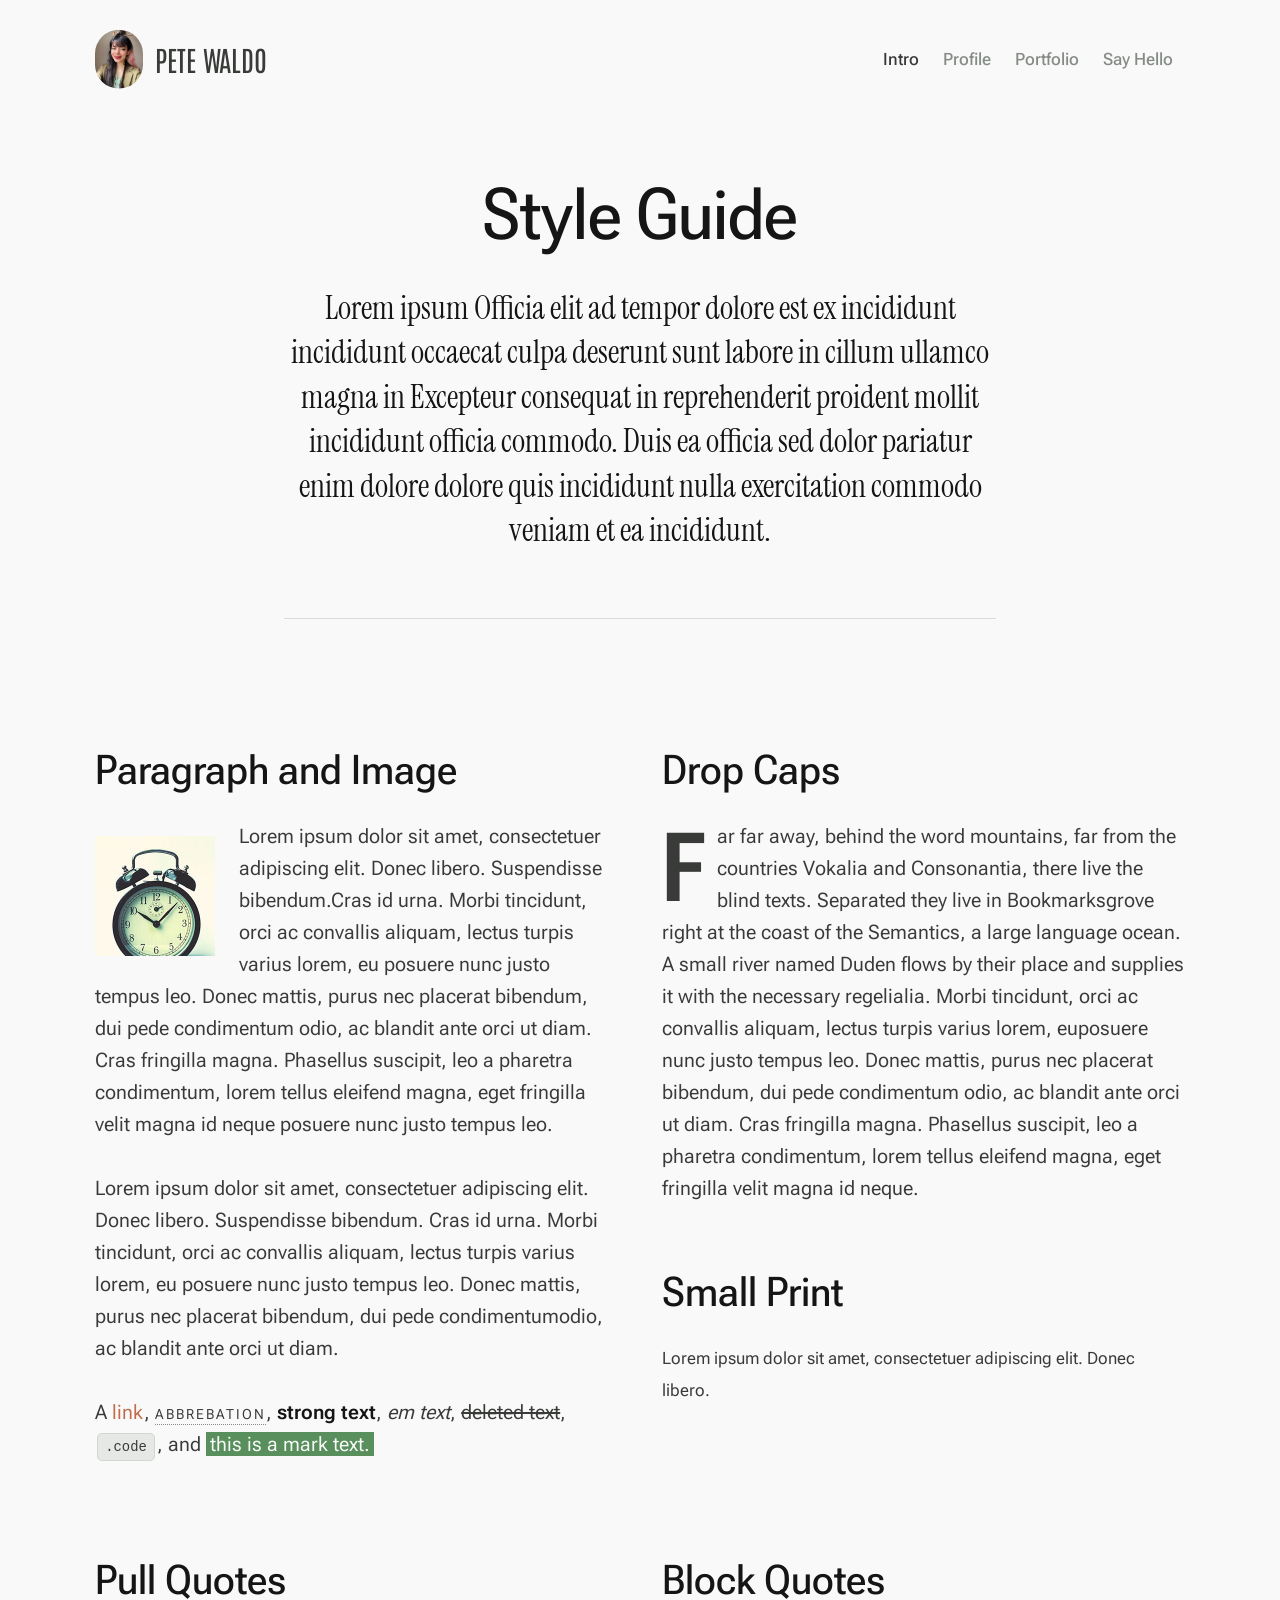
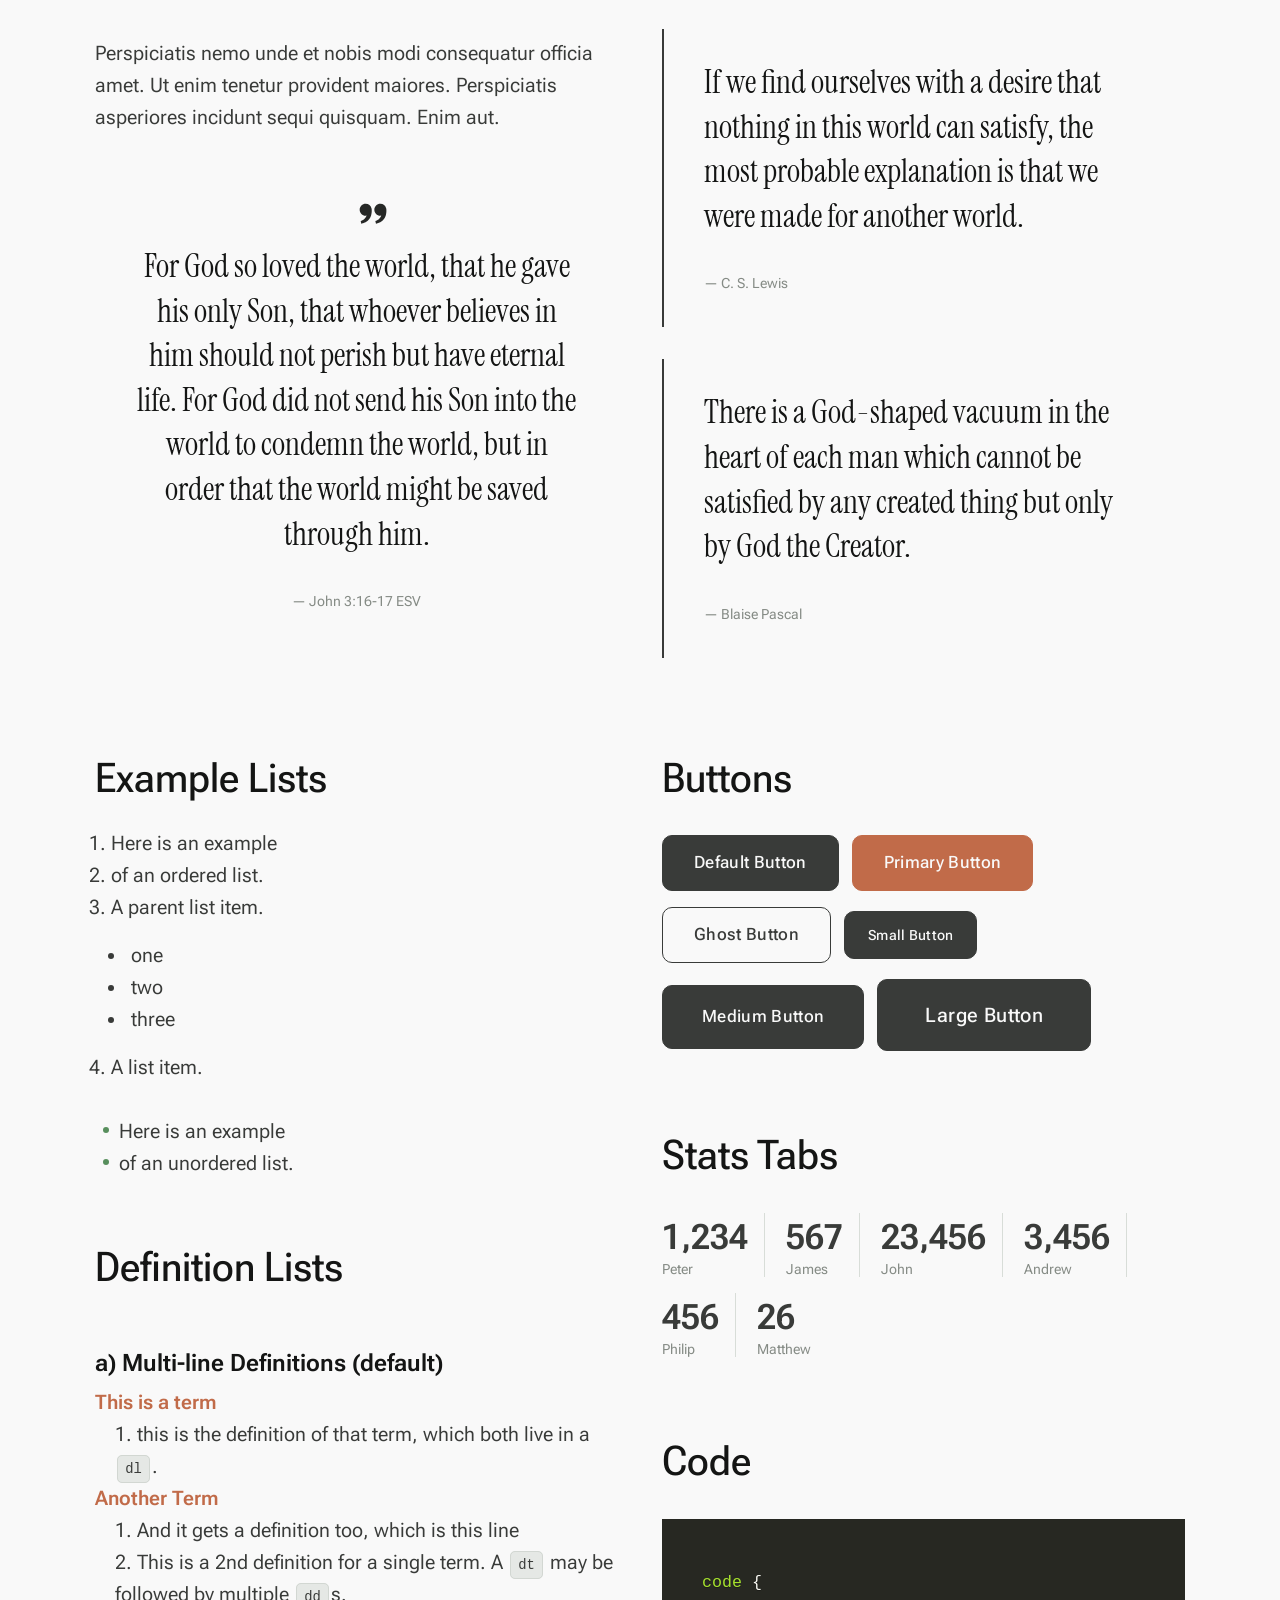
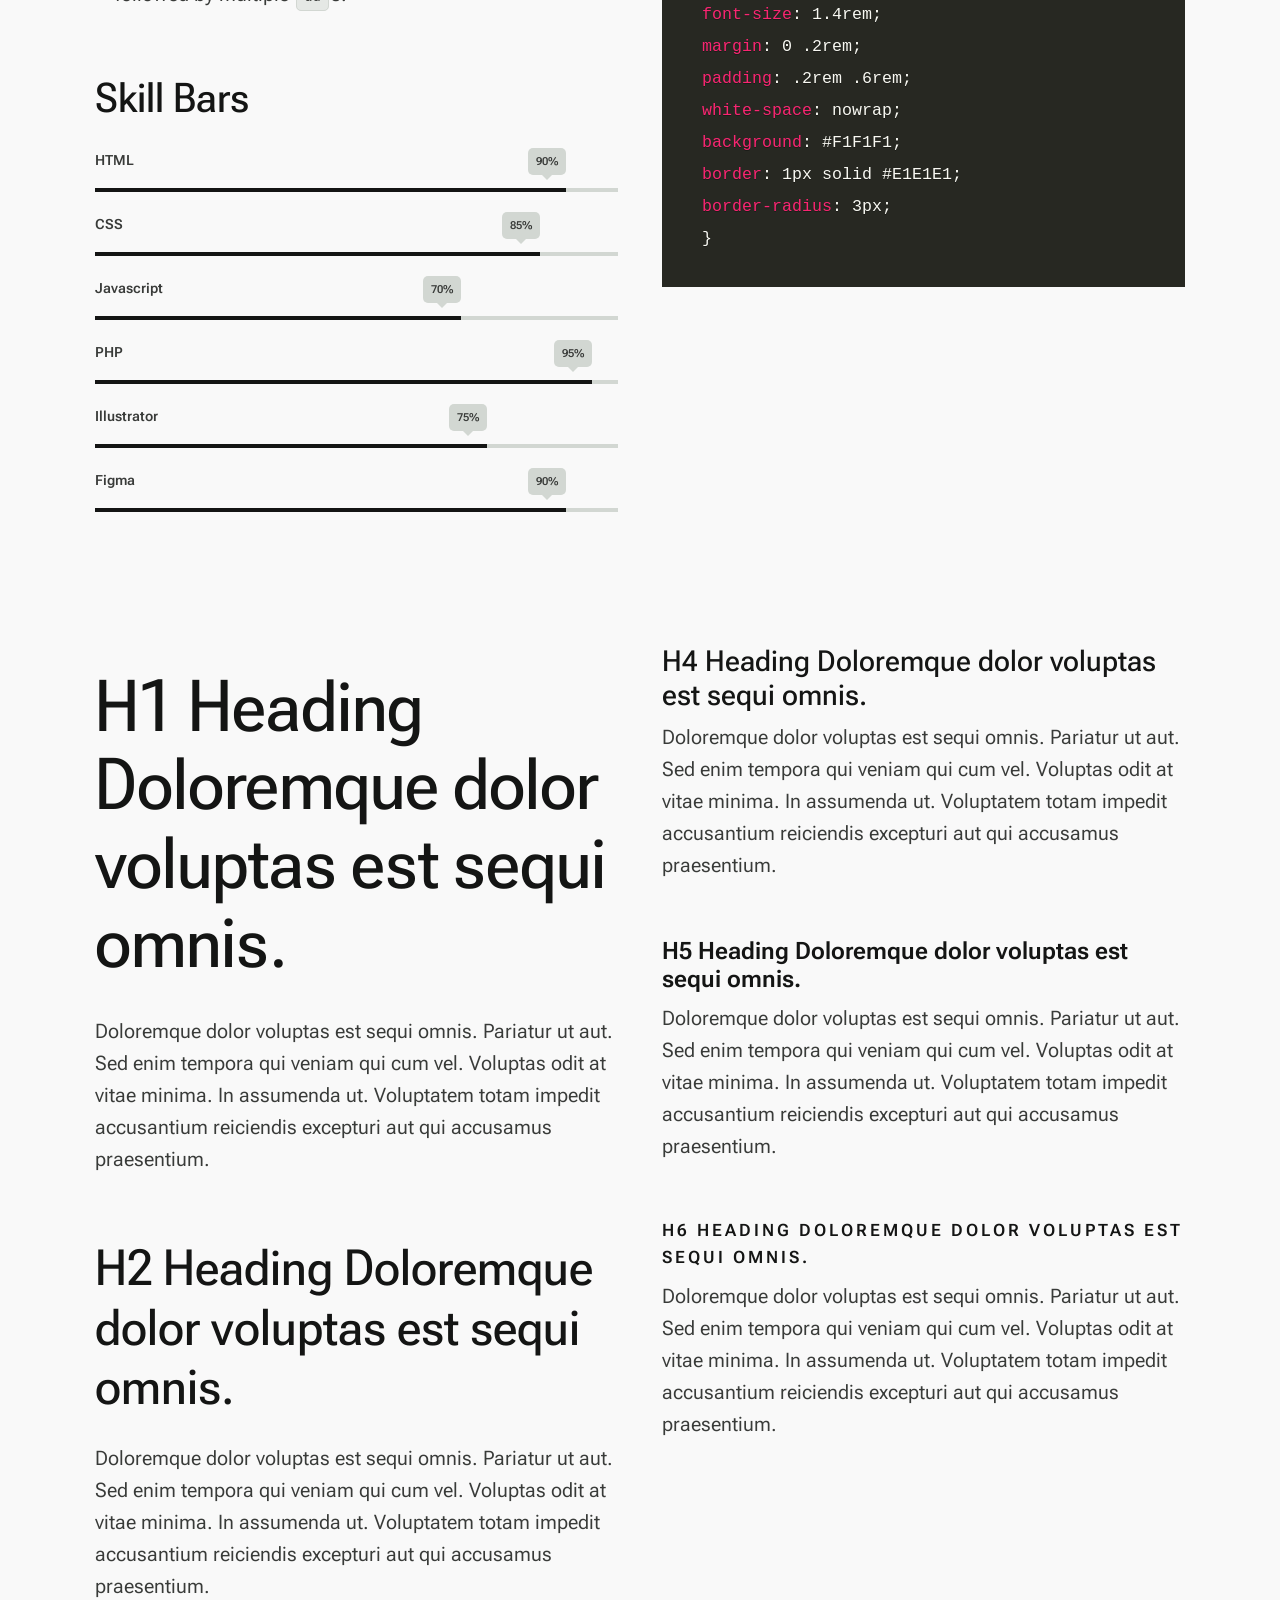
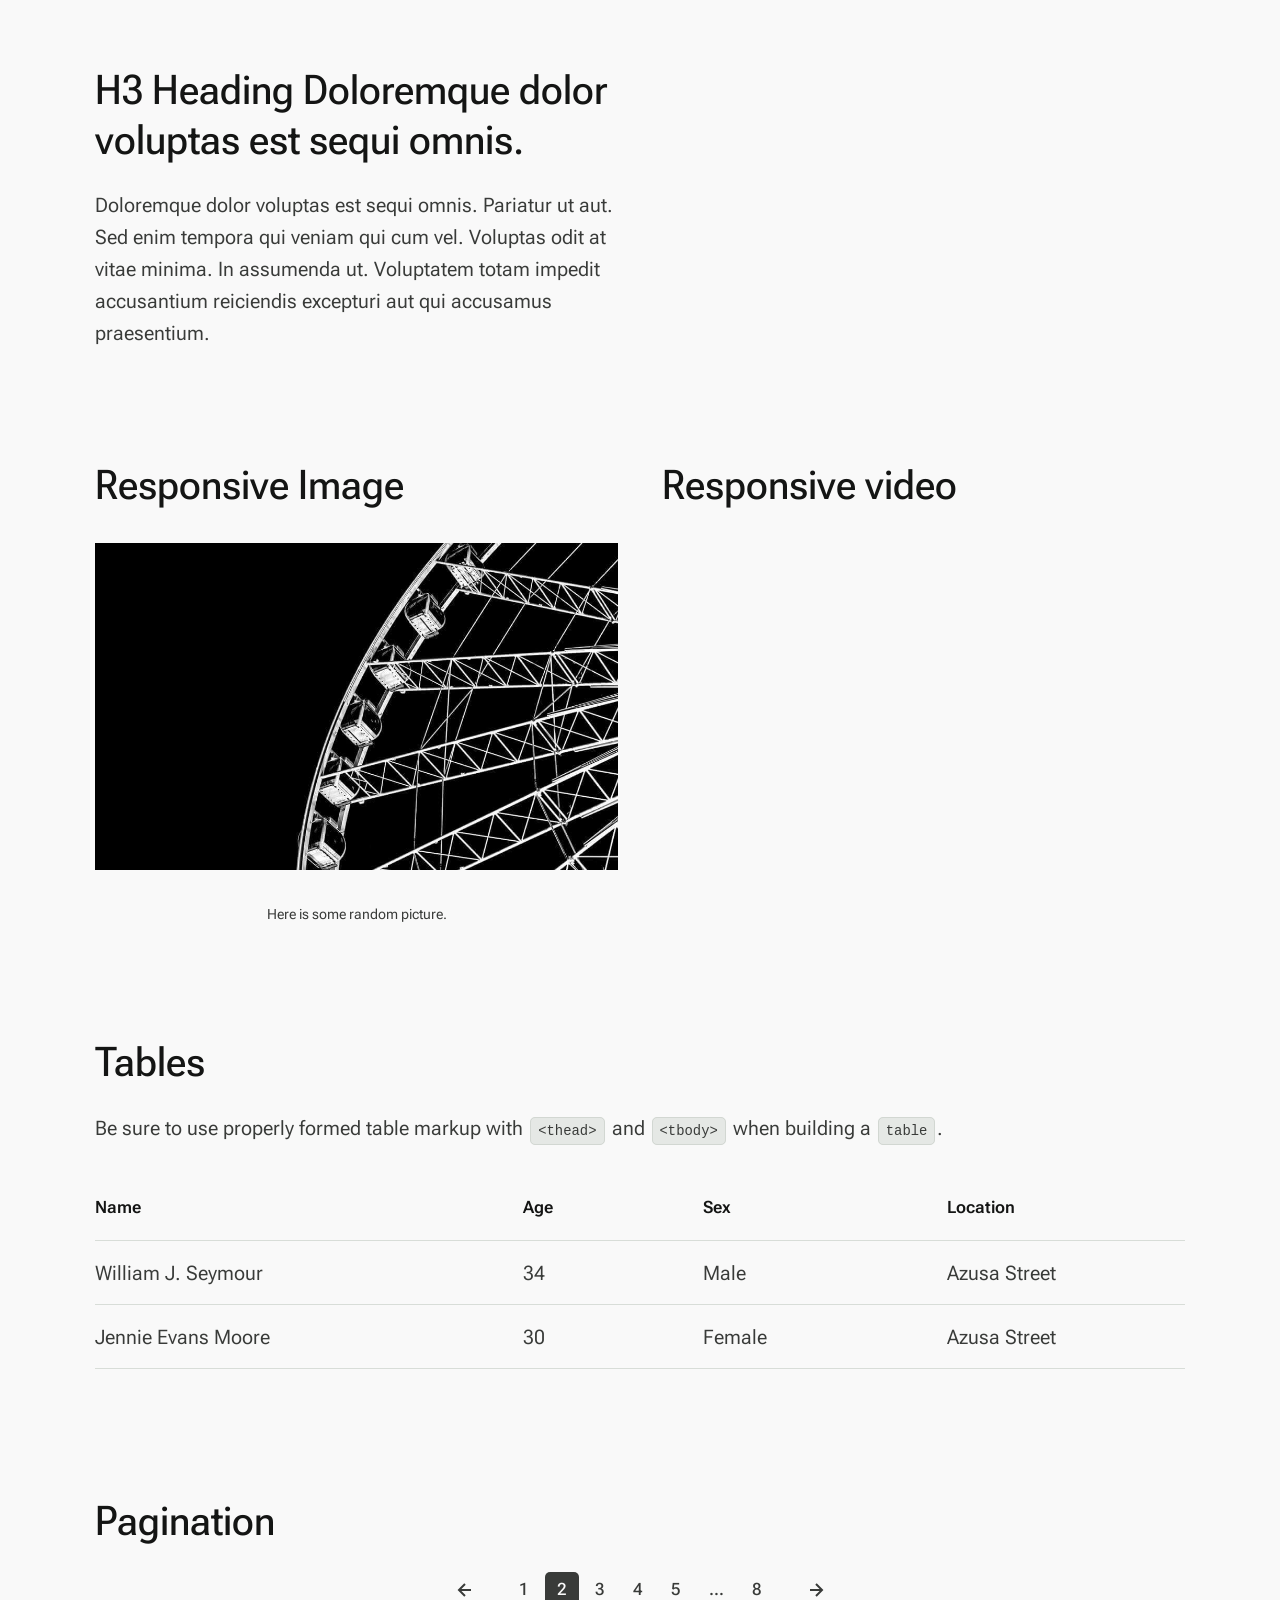
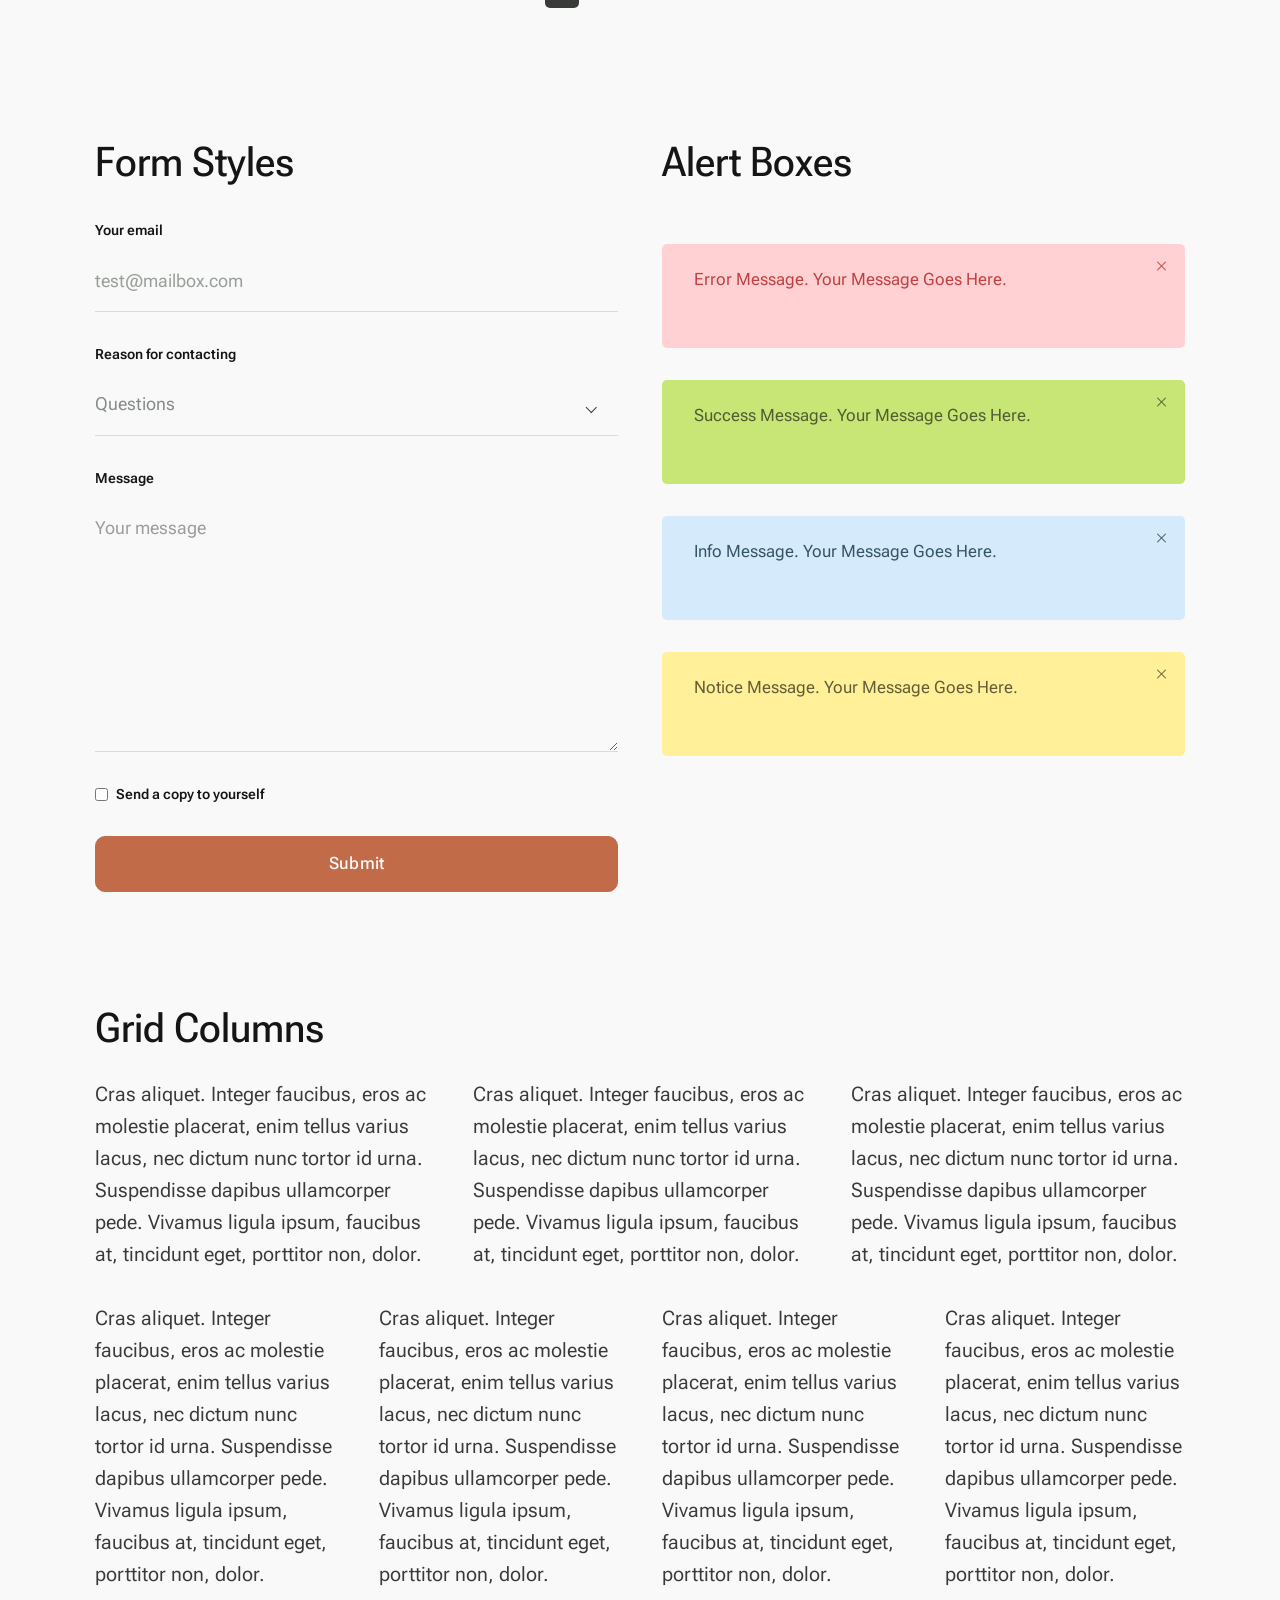
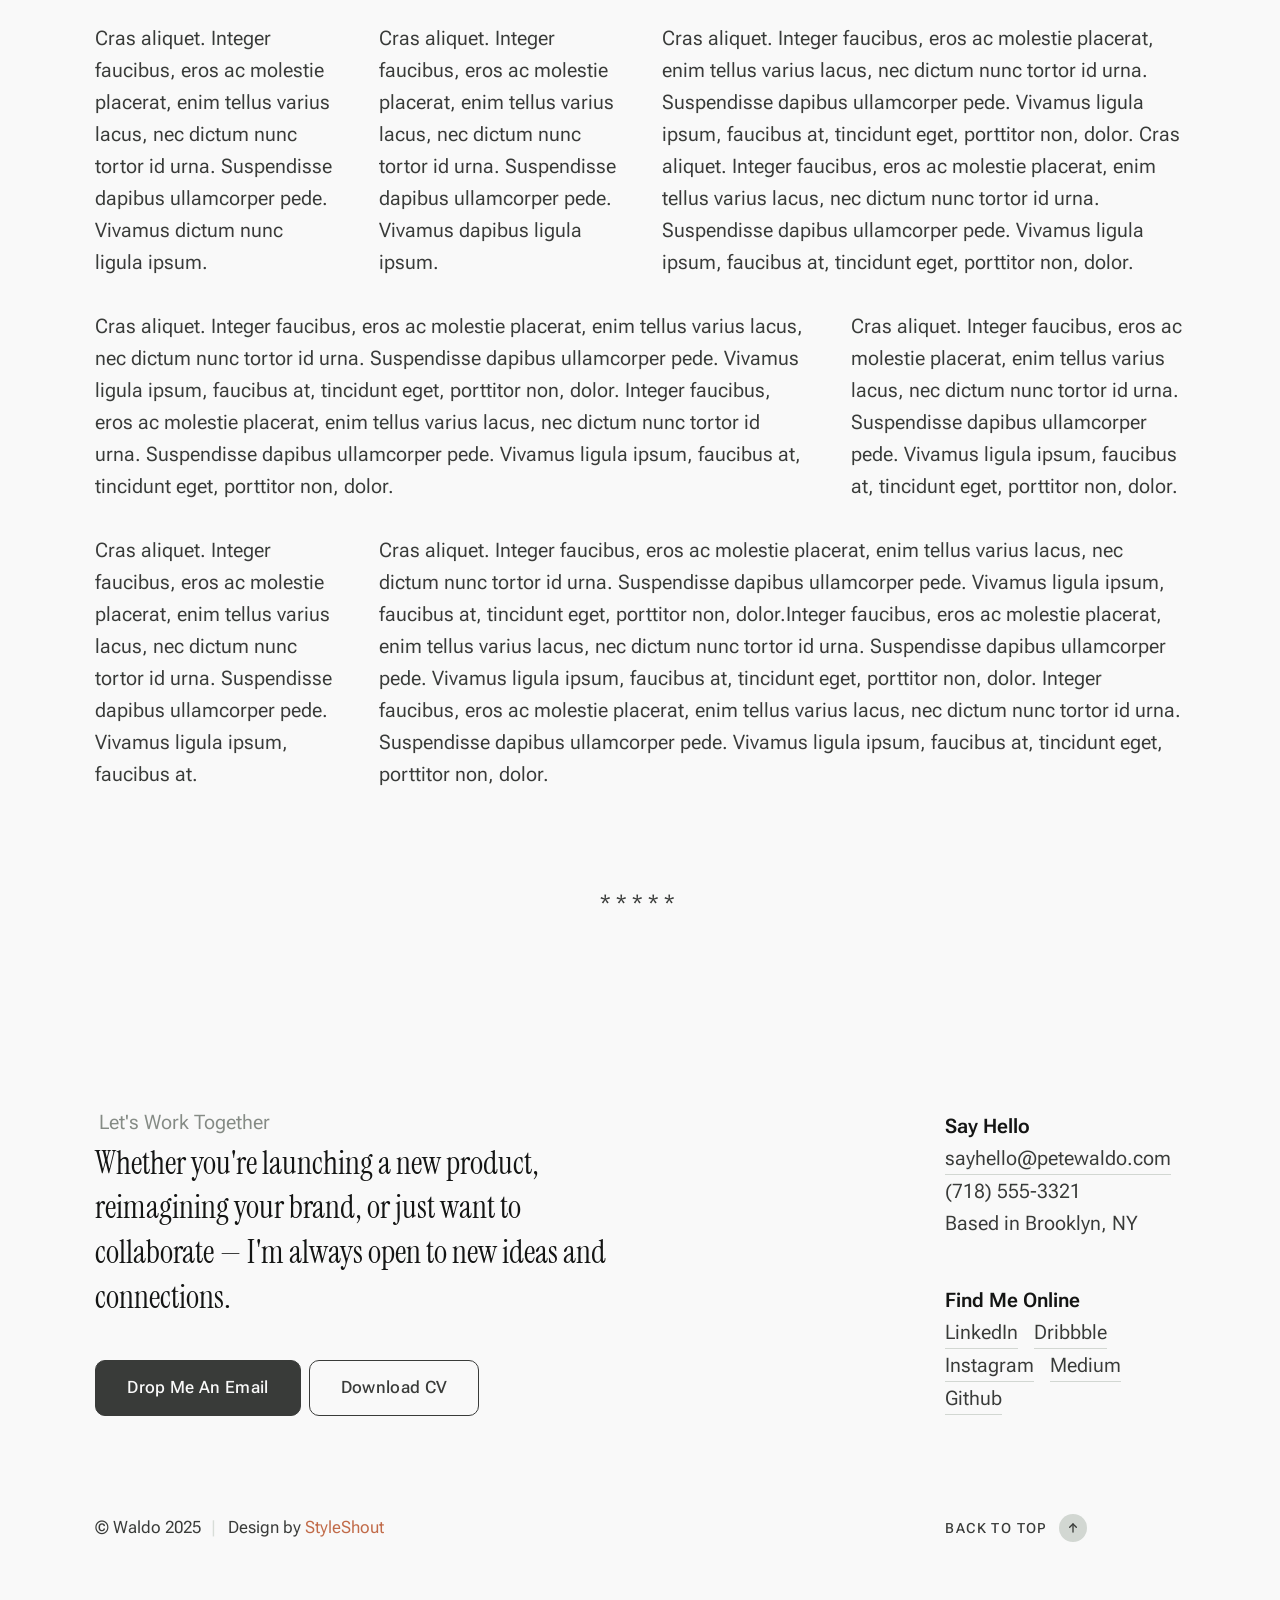
<file: styles.html>
<!DOCTYPE html>
<html lang="en" class="no-js" >
<head>

    <!--- basic page needs
    ================================================== -->
    <meta charset="utf-8">
    <meta name="viewport" content="width=device-width, initial-scale=1">
    <title>Styles - Waldo</title>

    <script>
        document.documentElement.classList.remove('no-js');
        document.documentElement.classList.add('js');
    </script>

    <!-- CSS
    ================================================== -->
    <link rel="stylesheet" href="css/vendor.css">
    <link rel="stylesheet" href="css/styles.css">

    <style>
        .s-pageheader {
            padding-top: var(--vspace-3);
        }
    </style>

    <!-- favicons
    ================================================== -->
    <link rel="apple-touch-icon" sizes="180x180" href="apple-touch-icon.png">
    <link rel="icon" type="image/png" sizes="32x32" href="favicon-32x32.png">
    <link rel="icon" type="image/png" sizes="16x16" href="favicon-16x16.png">
    <link rel="manifest" href="site.webmanifest">

</head>


<body id="top">
    
    <!-- preloader
    ================================================== -->
    <div id="preloader">
        <div id="loader" class="dots-fade">
            <div></div>
            <div></div>
            <div></div>
        </div>
    </div>   

    <!-- page wrap
    ================================================== -->
    <div id="page" class="s-pagewrap">

        
        <!-- # site header 
        ================================================== -->
        <header class="s-header">

            <div class="container s-header__content">
                
                <div class="s-header__block">
                    <div class="header-brand">
                        <a class="header-brand__link" href="index.html">
                            <img class="header-brand__avatar" src="images/header-avatar.jpg" alt="">
                            <span class="header-brand__text">Pete Waldo</span>
                        </a>
                    </div>
                    <a class="header-menu-toggle" href="#0"><span>Menu</span></a>
                </div> <!-- end s-header__block -->
            
                <nav class="header-nav">    
                    <ul class="header-nav__links">
                        <li class="current"><a href="#intro">Intro</a></li>
                        <li><a href="#profile">Profile</a></li>
                        <li><a href="#works">Portfolio</a></li>
                        <li><a href="mailto:sayhello@petewaldo.com">Say Hello</a></li>
                    </ul> <!-- end header-nav__links -->                
                </nav> <!-- end header-nav -->         
            
            </div> <!-- end s-header__content -->

        </header> <!-- end s-header -->

        
        <!-- # main content
        ================================================== -->
        <article class="s-content container">

            <!-- ## pageheader -->
            <div class="row s-pageheader row-x-center">
                <div class="column xl-8 lg-10 md-12 s-pageheader__content u-text-center">
                    <h1>                        
                        Style Guide
                    </h1> 
                    
                    <p class="lead">Lorem ipsum Officia elit ad tempor dolore est ex incididunt incididunt occaecat culpa deserunt 
                    sunt labore in cillum ullamco magna in Excepteur consequat in reprehenderit proident mollit incididunt officia commodo.
                    Duis ea officia sed dolor pariatur enim dolore dolore quis incididunt nulla exercitation commodo veniam et ea incididunt.
                    </p>

                    <hr>
                </div>
            </div> <!-- end s-pageheader -->
            
            <!-- ## pagecontent -->
            <section class="s-pagecontent">                
        
                <div class="row">
        
                    <div class="column xl-6 md-12">
        
                        <h3>Paragraph and Image</h3>
        
                        <p><a href="#"><img width="120" height="120" class="u-pull-left" alt="sample-image" src="images/sample-image.jpg"></a>
                        Lorem ipsum dolor sit amet, consectetuer adipiscing elit. Donec libero. Suspendisse bibendum.Cras id urna. Morbi 
                        tincidunt, orci ac convallis aliquam, lectus turpis varius lorem, eu posuere nunc justo tempus leo. Donec mattis, 
                        purus nec placerat bibendum, dui pede condimentum odio, ac blandit ante orci ut diam. Cras fringilla magna. 
                        Phasellus suscipit, leo a pharetra condimentum, lorem tellus eleifend magna, eget fringilla velit magna id 
                        neque posuere nunc justo tempus leo. </p>
        
                        <p>
                        Lorem ipsum dolor sit amet, consectetuer adipiscing elit. Donec libero. Suspendisse bibendum. Cras id urna. 
                        Morbi tincidunt, orci ac convallis aliquam, lectus turpis varius lorem, eu posuere nunc justo tempus leo. 
                        Donec mattis, purus nec placerat bibendum, dui pede condimentumodio, ac blandit ante orci ut diam.	
                        </p>
        
                        <p>A <a href="#">link</a>,
                        <abbr title="this really isn't a very good description">abbrebation</abbr>,
                        <strong>strong text</strong>,
                        <em>em text</em>,
                        <del>deleted text</del>,                         
                        <code>.code</code>, and
                        <mark>this is a mark text.</mark>
                        </p>
        
                    </div>
        
                    <div class="column xl-6 md-12">
        
                        <h3>Drop Caps</h3>
        
                        <p class="drop-cap">Far far away, behind the word mountains, far from the countries Vokalia and Consonantia,
                        there live the blind texts. Separated they live in Bookmarksgrove right at the coast of the
                        Semantics, a large language ocean. A small river named Duden flows by their place and supplies it with the 
                        necessary regelialia. Morbi tincidunt, orci ac convallis aliquam, lectus turpis varius lorem, 
                        euposuere nunc justo tempus leo. Donec mattis, purus nec placerat bibendum, dui pede condimentum odio, 
                        ac blandit ante orci ut diam. Cras fringilla magna. Phasellus suscipit, leo a pharetra condimentum, 
                        lorem tellus eleifend magna, eget fringilla velit magna id neque.
                        </p>
        
                        <h3>Small Print</h3>
        
                        <p><small>Lorem ipsum dolor sit amet, consectetuer adipiscing elit. Donec libero.</small></p>                    
                 
                    </div>
        
                </div> <!-- end row -->
        
                <div class="row">
        
                    <div class="column xl-6 md-12">
        
                        <h3 class="u-add-bottom">Pull Quotes</h3>
        
                        <p>
                        Perspiciatis nemo unde et nobis modi consequatur officia amet. Ut enim 
                        tenetur provident maiores. Perspiciatis asperiores incidunt sequi 
                        quisquam. Enim aut. 
                        </p>
        
                        <figure class="pull-quote">
                            <blockquote>                                

                                <p>
                                For God so loved the world, that he gave his only Son, that whoever believes in 
                                him should not perish but have eternal life. For God did not send his Son into 
                                the world to condemn the world, but in order that the world might be 
                                saved through him.
                                </p>
            
                                <footer>
                                    <cite>
                                        John 3:16-17 ESV
                                    </cite>
                                </footer>
                            </blockquote>
                        </figure>        
        
                    </div>
        
                    <div class="column xl-6 md-12">
        
                        <h3 class="h-add-bottom">Block Quotes</h3>
        
                        <blockquote cite="http://where-i-got-my-info-from.com">
                            <p>
                            If we find ourselves with a desire that nothing in this world can satisfy, 
                            the most probable explanation is that we were made for another world.
                            </p>
    
                            <footer>
                                <cite>
                                    <a href="#0">C. S. Lewis</a>
                                </cite>
                            </footer>        
                        </blockquote>
        
                        <blockquote>
                            <p>There is a God-shaped vacuum in the heart of each man which cannot be satisfied 
                            by any created thing but only by God the Creator.</p>
        
                            <footer>
                                <cite>Blaise Pascal</cite>
                            </footer>        
                        </blockquote>
        
                    </div>
        
                </div> <!-- end row -->
        
                <div class="row u-add-half-bottom">
        
                    <div class="column xl-6 md-12">
        
                        <h3>Example Lists</h3>
        
                        <ol>
                            <li>Here is an example</li>
                            <li>of an ordered list.</li>
                            <li>A parent list item.
                                <ul>
                                    <li>one</li>
                                    <li>two</li>
                                    <li>three</li>
                                </ul>
                                </li>
                                <li>A list item.</li>
                            </ol>
        
                        <ul class="disc">
                            <li>Here is an example</li>
                            <li>of an unordered list.</li>
                        </ul>
        
                        <h3>Definition Lists</h3>
        
                        <h5>a) Multi-line Definitions (default) </h5>
        
                        <dl class="dictionary-style">
                            <dt><strong>This is a term</strong></dt>
                                <dd>this is the definition of that term, which both live in a <code>dl</code>.</dd>
                            <dt><strong>Another Term</strong></dt>
                                <dd>And it gets a definition too, which is this line</dd>
                                <dd>This is a 2<sup>nd</sup> definition for a single term. A <code>dt</code> may be followed by multiple <code>dd</code>s.</dd>
                        </dl>
        
                        <h3 class="u-add-bottom">Skill Bars</h3>
        
                        <ul class="skill-bars">
                            <li>
                            <div class="progress percent90"><span>90%</span></div>
                            <strong>HTML</strong>
                            </li>
                            <li>
                            <div class="progress percent85"><span>85%</span></div>
                            <strong>CSS</strong>
                            </li>
                            <li>
                            <div class="progress percent70"><span>70%</span></div>
                            <strong>Javascript</strong>
                            </li>
                            <li>
                            <div class="progress percent95"><span>95%</span></div>
                            <strong>PHP</strong>
                            </li>
                            <li>
                            <div class="progress percent75"><span>75%</span></div>
                            <strong>Illustrator</strong>
                            </li>
                            <li>
                            <div class="progress percent90"><span>90%</span></div>
                            <strong>Figma</strong>
                            </li>
                        </ul>
        
                    </div>
        
                    <div class="column xl-6 md-12">
        
                        <h3 class="u-add-bottom">Buttons</h3>
        
                        <p>
                            <a class="btn" href="#0">Default Button</a>
                            <a class="btn btn--primary" href="#0">Primary Button</a>
                            <a class="btn btn--ghost" href="#0">Ghost Button</a>
                            <a class="btn btn--small" href="#0">Small Button</a>
                            <a class="btn btn--medium" href="#0">Medium Button</a>
                            <a class="btn btn--large" href="#0">Large Button</a>  
                        </p>
        
                        <h3>Stats Tabs</h3>
        
                        <ul class="stats-tabs">
                            <li><a href="#0">1,234 <em>Peter</em></a></li>
                            <li><a href="#0">567 <em>James</em></a></li>
                            <li><a href="#0">23,456 <em>John</em></a></li>
                            <li><a href="#0">3,456 <em>Andrew</em></a></li>
                            <li><a href="#0">456 <em>Philip</em></a></li>
                            <li><a href="#0">26 <em>Matthew</em></a></li>
                        </ul>
        
                        <h3 class="u-add-bottom">Code</h3>
        
<pre><code class="language-css">
    code {
    font-size: 1.4rem;
    margin: 0 .2rem;
    padding: .2rem .6rem;
    white-space: nowrap;
    background: #F1F1F1;
    border: 1px solid #E1E1E1;	
    border-radius: 3px;
    }
</code></pre>
        
                    </div>
        
                </div> <!-- end row -->
        
                <div class="row u-add-half-bottom">
        
                    <div class="column xl-6 md-12">
                            
                        <h1>H1 Heading Doloremque dolor voluptas est sequi omnis.</h1>
                        <p>Doloremque dolor voluptas est sequi omnis. Pariatur ut aut. Sed enim tempora qui veniam qui cum vel. 
                        Voluptas odit at vitae minima. In assumenda ut. Voluptatem totam impedit accusantium reiciendis excepturi aut qui accusamus praesentium.</p>
        
                        <h2>H2 Heading Doloremque dolor voluptas est sequi omnis.</h2>
                        <p>Doloremque dolor voluptas est sequi omnis. Pariatur ut aut. Sed enim tempora qui veniam qui cum vel. 
                        Voluptas odit at vitae minima. In assumenda ut. Voluptatem totam impedit accusantium reiciendis excepturi aut qui accusamus praesentium.</p>
        
                        <h3>H3 Heading Doloremque dolor voluptas est sequi omnis.</h3>
                        <p>Doloremque dolor voluptas est sequi omnis. Pariatur ut aut. Sed enim tempora qui veniam qui cum vel. 
                        Voluptas odit at vitae minima. In assumenda ut. Voluptatem totam impedit accusantium reiciendis excepturi aut qui accusamus praesentium.</p>
                                
                    </div>
        
                    <div class="column xl-6 md-12">
                        <h4>H4 Heading Doloremque dolor voluptas est sequi omnis.</h4>
                        <p>Doloremque dolor voluptas est sequi omnis. Pariatur ut aut. Sed enim tempora qui veniam qui cum vel. 
                        Voluptas odit at vitae minima. In assumenda ut. Voluptatem totam impedit accusantium reiciendis excepturi aut qui accusamus praesentium.</p>
        
                        <h5>H5 Heading Doloremque dolor voluptas est sequi omnis.</h5>
                        <p>Doloremque dolor voluptas est sequi omnis. Pariatur ut aut. Sed enim tempora qui veniam qui cum vel. 
                        Voluptas odit at vitae minima. In assumenda ut. Voluptatem totam impedit accusantium reiciendis excepturi aut qui accusamus praesentium.</p>
        
                        <h6>H6 Heading Doloremque dolor voluptas est sequi omnis.</h6>
                        <p>Doloremque dolor voluptas est sequi omnis. Pariatur ut aut. Sed enim tempora qui veniam qui cum vel. 
                        Voluptas odit at vitae minima. In assumenda ut. Voluptatem totam impedit accusantium reiciendis excepturi aut qui accusamus praesentium.</p>
    
                    </div>
        
                </div> <!-- end row -->
        
                <div class="row u-add-half-bottom">
        
                    <div class="column xl-6 md-12">        
                        <h3 class="u-add-bottom">Responsive Image</h3>
        
                        <figure>
                            <img src="images/wheel-500.jpg" 
                                 srcset="images/wheel-1000.jpg 1000w, 
                                 images/wheel-500.jpg 500w" 
                                 sizes="(max-width: 1000px) 100vw, 1000px" alt="">
        
                            <figcaption>
                                Here is some random picture.
                            </figcaption>
                        </figure>        
                    </div>
        
                    <div class="column xl-6 md-12">        
                        <h3 class="u-add-bottom">Responsive video</h3>
        
                        <div class="video-container">
                        <!-- <iframe src="https://player.vimeo.com/video/14592941?color=00a650&title=0&byline=0&portrait=0" width="500" height="281" frameborder="0" webkitallowfullscreen mozallowfullscreen allowfullscreen></iframe>  -->
                            <iframe width="560" height="315" src="https://www.youtube.com/embed/tfxgjwLSq_E?si=irgF6oGjYZfMnIiN&amp;controls=0" title="YouTube video player" frameborder="0" allow="accelerometer; autoplay; clipboard-write; encrypted-media; gyroscope; picture-in-picture; web-share" referrerpolicy="strict-origin-when-cross-origin" allowfullscreen></iframe>
                        </div>        
                    </div>
                    
                </div> <!-- end row -->
        
                <div class="row u-add-bottom">
        
                    <div class="column xl-12">
        
                        <h3>Tables</h3>
                        <p>Be sure to use properly formed table markup with <code>&lt;thead&gt;</code> and <code>&lt;tbody&gt;</code> when building a <code>table</code>.</p>
        
                        <div class="table-responsive">
        
                            <table>
                                    <thead>
                                    <tr>
                                        <th>Name</th>
                                        <th>Age</th>
                                        <th>Sex</th>
                                        <th>Location</th>
                                    </tr>
                                    </thead>
                                    <tbody>
                                    <tr>
                                        <td>William J. Seymour</td>
                                        <td>34</td>
                                        <td>Male</td>
                                        <td>Azusa Street</td>
                                    </tr>
                                    <tr>
                                        <td>Jennie Evans Moore</td>
                                        <td>30</td>
                                        <td>Female</td>
                                        <td>Azusa Street</td>
                                    </tr>
                                    </tbody>
                            </table>
        
                        </div>
        
                    </div>
                    
                </div> <!-- end row -->
        
                <div class="row">
        
                    <div class="column xl-12">
                        <h3>Pagination</h3>
        
                        <nav class="pgn">
                            <ul>
                                <li>
                                    <a class="pgn__prev" href="#0">
                                        <svg xmlns="http://www.w3.org/2000/svg" width="24" height="24" viewBox="0 0 24 24"><path d="M12.707 17.293L8.414 13H18v-2H8.414l4.293-4.293-1.414-1.414L4.586 12l6.707 6.707z"/></svg>
                                    </a>
                                </li>
                                <li><a class="pgn__num" href="#0">1</a></li>
                                <li><span class="pgn__num current">2</span></li>
                                <li><a class="pgn__num" href="#0">3</a></li>
                                <li><a class="pgn__num" href="#0">4</a></li>
                                <li><a class="pgn__num" href="#0">5</a></li>
                                <li><span class="pgn__num dots">…</span></li>
                                <li><a class="pgn__num" href="#0">8</a></li>
                                <li>
                                    <a class="pgn__next" href="#0">
                                        <svg xmlns="http://www.w3.org/2000/svg" width="24" height="24" viewBox="0 0 24 24"><path d="M11.293 17.293l1.414 1.414L19.414 12l-6.707-6.707-1.414 1.414L15.586 11H6v2h9.586z"/></svg>
                                    </a>
                                </li>
                            </ul>
                        </nav>
                    </div>
        
                </div> <!-- end row -->
        
                <div class="row">
        
                    <div class="column xl-6 md-12">
        
                        <h3 class="u-add-bottom">Form Styles</h3>
        
                        <form>
                            <div>
                                <label for="sampleInput">Your email</label>
                                <input class="u-fullwidth" type="email" placeholder="test@mailbox.com" id="sampleInput">
                            </div>
                            <div>
                                <label for="sampleRecipientInput">Reason for contacting</label>
                                <div class="ss-custom-select">
                                    <select class="u-fullwidth" id="sampleRecipientInput">
                                        <option value="Option 1">Questions</option>
                                        <option value="Option 2">Report</option>
                                        <option value="Option 3">Others</option>
                                    </select>
                                </div>
                            </div>
                            
                            <label for="exampleMessage">Message</label>
                            <textarea class="u-fullwidth" placeholder="Your message" id="exampleMessage"></textarea>
        
                            <label class="u-add-bottom">
                                <input type="checkbox">
                                <span class="label-text">Send a copy to yourself</span>
                            </label>
                        
                            <input class="btn--primary u-fullwidth" type="submit" value="Submit">
                        </form>
        
                    </div>
        
                    <div class="column xl-6 md-12">
        
                        <h3>Alert Boxes</h3>
        
                        <br>
                        
                        <div class="alert-box alert-box--error">
                            <p>Error Message. Your Message Goes Here.</p>
                            <span class="alert-box__close"></span>
                        </div><!-- end error -->
                                
                        <div class="alert-box alert-box--success">
                            <p>Success Message. Your Message Goes Here.</p>
                            <span class="alert-box__close"></span>
                        </div><!-- end success -->
                                
                        <div class="alert-box alert-box--info">
                            <p>Info Message. Your Message Goes Here.</p>
                            <span class="alert-box__close"></span>
                        </div><!-- end info -->
                                
                        <div class="alert-box alert-box--notice">
                            <p>Notice Message. Your Message Goes Here.</p>
                            <span class="alert-box__close"></span>
                        </div><!-- end notice -->
                    
                    </div>
        
                </div> <!-- end row -->
    
                <div class="row">
                
                    <div class="xl-12 column">
                        <h3>Grid Columns</h3>
                    </div>
        
                </div> <!-- Row End-->
        
                <div class="row">
        
                    <div class="xl-4 md-12 column">
                        <p>
                        Cras aliquet. Integer faucibus, eros ac molestie placerat, enim tellus varius lacus,
                        nec dictum nunc tortor id urna. Suspendisse dapibus ullamcorper pede. Vivamus ligula ipsum,
                        faucibus at, tincidunt eget, porttitor non, dolor. 
                        </p>
                    </div>
        
                    <div class="xl-4 md-12 column">
                        <p>
                        Cras aliquet. Integer faucibus, eros ac molestie placerat, enim tellus varius lacus,
                        nec dictum nunc tortor id urna. Suspendisse dapibus ullamcorper pede. Vivamus ligula ipsum,
                        faucibus at, tincidunt eget, porttitor non, dolor. 
                        </p>
                    </div>
        
                    <div class="xl-4 md-12 column">
                        <p>
                        Cras aliquet. Integer faucibus, eros ac molestie placerat, enim tellus varius lacus,
                        nec dictum nunc tortor id urna. Suspendisse dapibus ullamcorper pede. Vivamus ligula ipsum,
                        faucibus at, tincidunt eget, porttitor non, dolor. 
                        </p>
                    </div>
        
                </div>
        
                <div class="row">
        
                    <div class="xl-3 md-6 tab-12 column">
                        <p>
                        Cras aliquet. Integer faucibus, eros ac molestie placerat, enim tellus varius lacus,
                        nec dictum nunc tortor id urna. Suspendisse dapibus ullamcorper pede. Vivamus ligula ipsum,
                        faucibus at, tincidunt eget, porttitor non, dolor. 
                        </p>
                    </div>
        
                    <div class="xl-3 md-6 tab-12 column">
                        <p>
                        Cras aliquet. Integer faucibus, eros ac molestie placerat, enim tellus varius lacus,
                        nec dictum nunc tortor id urna. Suspendisse dapibus ullamcorper pede. Vivamus ligula ipsum,
                        faucibus at, tincidunt eget, porttitor non, dolor. 
                        </p>
                    </div>
        
                    <div class="xl-3 md-6 tab-12 column">
                        <p>
                        Cras aliquet. Integer faucibus, eros ac molestie placerat, enim tellus varius lacus,
                        nec dictum nunc tortor id urna. Suspendisse dapibus ullamcorper pede. Vivamus ligula ipsum,
                        faucibus at, tincidunt eget, porttitor non, dolor. 
                        </p>
                    </div>
        
                    <div class="xl-3 md-6 tab-12 column">
                        <p>
                        Cras aliquet. Integer faucibus, eros ac molestie placerat, enim tellus varius lacus,
                        nec dictum nunc tortor id urna. Suspendisse dapibus ullamcorper pede. Vivamus ligula ipsum,
                        faucibus at, tincidunt eget, porttitor non, dolor. 
                        </p>
                    </div>
        
                </div>
        
                <div class="row">
        
                    <div class="xl-6 tab-12 column">
                        <div class="row">
                            <div class="column xl-6 md-12">
                                <p>
                                    Cras aliquet. Integer faucibus, eros ac molestie placerat, enim tellus varius lacus,
                                    nec dictum nunc tortor id urna. Suspendisse dapibus ullamcorper pede. Vivamus dictum nunc ligula ipsum. 
                                    </p>
                            </div>
                            <div class="column xl-6 md-12">
                                <p>
                                    Cras aliquet. Integer faucibus, eros ac molestie placerat, enim tellus varius lacus,
                                    nec dictum nunc tortor id urna. Suspendisse dapibus ullamcorper pede. Vivamus dapibus ligula ipsum. 
                                    </p>
                            </div>
                        </div>                
                    </div>
        
                    <div class="xl-6 tab-12 column">
                        <p>
                        Cras aliquet. Integer faucibus, eros ac molestie placerat, enim tellus varius lacus,
                        nec dictum nunc tortor id urna. Suspendisse dapibus ullamcorper pede. Vivamus ligula ipsum,
                        faucibus at, tincidunt eget, porttitor non, dolor. Cras aliquet. Integer faucibus, eros ac molestie placerat, enim tellus varius lacus,
                        nec dictum nunc tortor id urna. Suspendisse dapibus ullamcorper pede. Vivamus ligula ipsum,
                        faucibus at, tincidunt eget, porttitor non, dolor. 
                        </p>
                    </div>
        
                </div>
        
                <div class="row">
        
                    <div class="xl-8 md-7 tab-12 column">
                        <p>
                        Cras aliquet. Integer faucibus, eros ac molestie placerat, enim tellus varius lacus,
                        nec dictum nunc tortor id urna. Suspendisse dapibus ullamcorper pede. Vivamus ligula ipsum,
                        faucibus at, tincidunt eget, porttitor non, dolor. Integer faucibus, eros ac molestie placerat, enim tellus varius lacus,
                        nec dictum nunc tortor id urna. Suspendisse dapibus ullamcorper pede. Vivamus ligula ipsum,
                        faucibus at, tincidunt eget, porttitor non, dolor.
                        </p>
                    </div>
        
                    <div class="xl-4 md-5 tab-12 column">
                        <p>
                        Cras aliquet. Integer faucibus, eros ac molestie placerat, enim tellus varius lacus,
                        nec dictum nunc tortor id urna. Suspendisse dapibus ullamcorper pede. Vivamus ligula ipsum,
                        faucibus at, tincidunt eget, porttitor non, dolor. 
                        </p>
                    </div>
        
                </div>
        
                <div class="row">
        
                    <div class="xl-3 md-5 tab-12 column">
                        <p>
                        Cras aliquet. Integer faucibus, eros ac molestie placerat, enim tellus varius lacus,
                        nec dictum nunc tortor id urna. Suspendisse dapibus ullamcorper pede. Vivamus ligula ipsum,
                        faucibus at. 
                        </p>
                    </div>
        
                    <div class="xl-9 md-7 tab-12 column">
                        <p>
                        Cras aliquet. Integer faucibus, eros ac molestie placerat, enim tellus varius lacus,
                        nec dictum nunc tortor id urna. Suspendisse dapibus ullamcorper pede. Vivamus ligula ipsum,
                        faucibus at, tincidunt eget, porttitor non, dolor.Integer faucibus, eros ac molestie placerat, enim tellus varius lacus,
                        nec dictum nunc tortor id urna. Suspendisse dapibus ullamcorper pede. Vivamus ligula ipsum,
                        faucibus at, tincidunt eget, porttitor non, dolor. Integer faucibus, eros ac molestie placerat, enim tellus varius lacus,
                        nec dictum nunc tortor id urna. Suspendisse dapibus ullamcorper pede. Vivamus ligula ipsum,
                        faucibus at, tincidunt eget, porttitor non, dolor.
                        </p>
                    </div>
        
                </div> 

                <hr class="fancy">

            </section> <!-- pagecontent --> 

        </article> <!-- end main content -->


        <!-- # footer 
        ================================================== -->
        <footer id="footer" class="container s-footer">  

            <div class="row s-footer__top">

                <div class="column xl-6 md-12 s-footer__top-start">
                    <h5 class="footer-overline">Let's Work Together</h5>
                    <p class="lead">
                        Whether you're launching a new product, reimagining your brand, or just want to collaborate — I'm always open to new ideas and connections.
                    </p>
                    <div class="footer-buttons">
                        <a href="mailto:sayhello@petewaldo" class="btn">Drop Me An Email</a>
                        <a href="#" class="btn btn--ghost">Download CV</a>
                    </div>
                </div> <!-- end s-footer__top-start -->

                <div class="grid-cols column xl-3 lg-4 md-12 s-footer__top-end">

                    <div class="footer-block grid-cols__column">
                        <h5 class="footer-title">Say Hello</h5>
                        <ul class="link-list">
                            <li><a href="mailto:sayhello@petewaldo.com">sayhello@petewaldo.com</a></li>
                            <li>(718) 555-3321</li>
                            <li>Based in Brooklyn, NY</li>
                        </ul>
                    </div>
               
                    <div class="footer-block grid-cols__column">
                        <h5 class="footer-title">Find Me Online</h5>
                        <ul class="footer-social">
                            <li><a href="#0">LinkedIn</a></li>
                            <li><a href="#0">Dribbble</a></li>
                            <li><a href="#0">Instagram</a></li>
                            <li><a href="#0">Medium</a></li>
                            <li><a href="#0">Github</a></li>
                        </ul>
                    </div>
                  
                </div> <!-- end s-footer__top-end -->

            </div> <!-- end s-foooter__top -->

            <div class="row s-footer__bottom"> 

                <div class="column xl-6 tab-12 s-footer__bottom-start">
                    <p class="ss-copyright">
                        <span>© Waldo 2025</span> 
                        <span>Design by <a href="https://styleshout.com/">StyleShout</a></span>
                    </p>
                </div>

                <div class="column xl-3 lg-4 md-6 s-footer__bottom-end">
                    <p class="ss-back-to-top">
                        <a href="#top" class="ss-back-to-top__link smoothscroll">
                            <span class="ss-back-to-top__text">                                
                            Back to top
                            </span>                            
                            <span class="ss-back-to-top__icon">
                                <svg xmlns="http://www.w3.org/2000/svg" viewBox="0 0 24 24" width="36" height="36" fill="none" stroke="#000000" stroke-width="2" stroke-linecap="round" stroke-linejoin="round">&lt;!--!  Atomicons Free 1.00 by @atisalab License - https://atomicons.vercel.app/license/ (Icons: CC BY 4.0) Copyright 2021 Atomicons --&gt;<polyline points="17 11 12 6 7 11"></polyline><line x1="12" y1="18" x2="12" y2="6"></line></svg>
                            </span>  
                        </a>                      
                    </p>
                </div>

            </div> <!-- end s-footer__bottom -->

        </footer> <!-- end s-footer -->   

    </div> <!-- end page-wrap -->


    <!-- Java Script
    ================================================== -->
    <script src="js/plugins.js"></script>
    <script src="js/main.js"></script>

</body>
</html>
</file>
<file: css/vendor.css>
/* ===================================================================
 *
 * Waldo Third-party Stylesheets
 * Template Ver. 1.0.0
 * 07-01-2025
 *
 * -------------------------------------------------------------------
 *
 * TOC:
 * # PrismJS
 * 
 * ------------------------------------------------------------------- */

/* ===================================================================
 * # PrismJS 1.30.0
 *   https://prismjs.com/download#themes=prism-okaidia&languages=markup+css+clike+javascript
 *   
 *   okaidia theme for JavaScript, CSS and HTML
 *   Loosely based on Monokai textmate theme by http://www.monokai.nl/
 *   @author ocodia
 * ------------------------------------------------------------------- */

code[class*=language-],
pre[class*=language-] {
    color          : #f8f8f2;
    background     : none;
    text-shadow    : 0 1px rgba(0, 0, 0, 0.3);
    font-family    : var(--font-mono);
    font-size      : var(--text-sm);
    text-align     : left;
    white-space    : pre;
    word-spacing   : normal;
    word-break     : normal;
    word-wrap      : normal;
    line-height    : var(--vspace-1);
    -moz-tab-size  : 4;
    -o-tab-size    : 4;
    tab-size       : 4;
    -webkit-hyphens: none;
    hyphens        : none;
}

/* Code blocks */
pre[class*=language-] {
    padding : var(--vspace-0_5) 0 var(--vspace-1);
    margin  : var(--vspace-1) 0;
    overflow: auto;
}

:not(pre)>code[class*=language-],
pre[class*=language-] {
    background: #272822;
}

/* Inline code */
:not(pre)>code[class*=language-] {
    padding    : 0.1em;
    white-space: normal;
}

.token.comment,
.token.prolog,
.token.doctype,
.token.cdata {
    color: #8292a2;
}

.token.punctuation {
    color: #f8f8f2;
}

.token.namespace {
    opacity: 0.7;
}

.token.property,
.token.tag,
.token.constant,
.token.symbol,
.token.deleted {
    color: #f92672;
}

.token.boolean,
.token.number {
    color: #ae81ff;
}

.token.selector,
.token.attr-name,
.token.string,
.token.char,
.token.builtin,
.token.inserted {
    color: #a6e22e;
}

.token.operator,
.token.entity,
.token.url,
.language-css .token.string,
.style .token.string,
.token.variable {
    color: #f8f8f2;
}

.token.atrule,
.token.attr-value,
.token.function,
.token.class-name {
    color: #e6db74;
}

.token.keyword {
    color: #66d9ef;
}

.token.regex,
.token.important {
    color: #fd971f;
}

.token.important,
.token.bold {
    font-weight: bold;
}

.token.italic {
    font-style: italic;
}

.token.entity {
    cursor: help;
}
</file>
<file: css/styles.css>
@charset "UTF-8";
/* =================================================================== 
 *
 *  Waldo Main Stylesheet
 *  Template Ver. 1.0.0
 *  07-01-2025
 *
 * ------------------------------------------------------------------
 *
 *  TOC:
 *  # SETTINGS
 *      ## font families     
 *      ## colors
 *      ## shadows
 *      ## easing functions
 *      ## spacing, radius and typescale
 *      ## type variables
 *      ## grid variables
 *  # CSS RESET
 *  # GRID
 *      ## extra large devices (1201px and above)
 *      ## large devices (1001px to 1200px)
 *      ## medium devices (801px to 1000px)
 *      ## tablet devices (601px to 800px)  
 *      ## mobile devices (401px to 600px)
 *      ## small mobile devices (up to 400px)
 *      ## additional column stackpoints 
 *  # CSS GRID Layout Tools
 *      ## Grid Block 
 *      ## grid columns
 *  # BASE SETUP
 *  # UTILITY CLASSES
 *  # TYPOGRAPHY
 *      ## base type styles
 *      ## additional typography & helper classes
 *      ## lists
 *      ## media 
 *      ## spacing
 *  # PRELOADER
 *      ## page loaded
 *  # FORM 
 *      ## style placeholder text
 *      ## change autocomplete styles in Chrome
 *  # BUTTONS
 *  # TABLE
 *  # COMPONENTS
 *      ## pagination 
 *      ## alert box 
 *      ## skillbars 
 *      ## stats tabs
 *  # PROJECT-SPECIFIC STYLES
 *      ## section title
 *      ## info list
 *  # PAGE WRAP
 *  # SITE HEADER
 *      ## brand
 *      ## main navigation
 *      ## mobile menu toggle
 *  # INTRO
 *      ## intro content
 *      ## intro scroll down
 *      ## intro transitions
 *  # PROFILE
 *      ## about profile
 *      ## profile block
 *      ## stats
 *  # WORKS
 *      ## portfolio item
 *      ## modal
 *  # FOOTER
 *      ## back to top
 *      ## copyright
 *
 *
 * ------------------------------------------------------------------ */


/* ===================================================================
 * # SETTINGS
 *
 *
 * ------------------------------------------------------------------- */

/* ------------------------------------------------------------------- 
 * ## font families
 * ------------------------------------------------------------------- */
@import url("https://fonts.googleapis.com/css2?family=Antonio:wght@100..700&family=Instrument+Serif:ital@0;1&family=Roboto+Flex:opsz,wght@8..144,100..1000&display=swap");

:root {

  /* font-families
   */
    --font-1   : "Roboto Flex", Sans-Serif;
    --font-2   : "Instrument Serif", Serif;
    --font-3   : "Antonio", Sans-Serif;
    --font-mono: Consolas, "Andale Mono", Courier, "Courier New", monospace;
}

/* ------------------------------------------------------------------- 
 * ## colors
 * ------------------------------------------------------------------- */

:root {
  
  /* theme colors
   * generated using 
   * Tailwind CSS Color Generator
   * (https://uicolors.app/generate/)
   * 
   * color-1 (#c16b49)
   * color-2 (#588f5d)
   */
    --color-1-50                  : #fbf6f1;
    --color-1-100                 : #f5e9df;
    --color-1-200                 : #ead0be;
    --color-1-300                 : #dcb095;
    --color-1-400                 : #cd8a6a;
    --color-1-500                 : #c16b49;
    --color-1-600                 : #b45b42;
    --color-1-700                 : #964738;
    --color-1-800                 : #793b33;
    --color-1-900                 : #62332c;
    --color-1-950                 : #351815;
    --color-1                     : var(--color-1-500);

    --color-2-50                  : #f4f9f5;
    --color-2-100                 : #e7f1e7;
    --color-2-200                 : #cfe3d1;
    --color-2-300                 : #a9ccad;
    --color-2-400                 : #7bad7f;
    --color-2-500                 : #588f5d;
    --color-2-600                 : #4b7e50;
    --color-2-700                 : #395c3d;
    --color-2-800                 : #304b33;
    --color-2-900                 : #293e2b;
    --color-2-950                 : #132014;
    --color-2                     : var(--color-2-500);

  /* neutrals
   * generated using 
   * Tint & Shade Generator 
   * (https://maketintsandshades.com/)
   */
    --color-neutral-50            : #f9f9f9;
    --color-neutral-100           : #f2f4f2;
    --color-neutral-150           : #eceeec;
    --color-neutral-200           : #e5e8e5;
    --color-neutral-250           : #dfe3df;
    --color-neutral-300           : #d8ddd8;
    --color-neutral-350           : #d2d7d2;
    --color-neutral-400           : #cbd1cb;
    --color-neutral-450           : #c5ccc5;
    --color-neutral-500           : #bec6be;
    --color-neutral-550           : #abb2ab;
    --color-neutral-600           : #989e98;
    --color-neutral-650           : #858b85;
    --color-neutral-700           : #727772;
    --color-neutral-750           : #5f635f;
    --color-neutral-800           : #4c4f4c;
    --color-neutral-850           : #393b39;
    --color-neutral-900           : #262826;
    --color-neutral-950           : #141514;    
    --color-neutral               : var(--color-neutral-500);

    --color-white                 : var(--color-neutral-50);
    --color-black                 : var(--color-neutral-950);
    --color-pure-white            : #ffffff;
    --color-pure-black            : #000000;

  /* semantic colors
   * color-error(#ffd1d2), color-success(#c8e675), 
   * color-info(#d7ecfb), color-notice(#fff099)
   */
    --color-error                 : hsl(359, 100%, 91%);
    --color-success               : hsl(76, 69%, 68%);
    --color-info                  : hsl(205, 82%, 91%);
    --color-notice                : hsl(51, 100%, 80%);
    --color-error-content         : hsl(359, 50%, 50%);
    --color-success-content       : hsl(76, 29%, 28%);
    --color-info-content          : hsl(205, 32%, 31%);
    --color-notice-content        : hsl(51, 30%, 30%);

  /* background,surface and border colors
   */
    --color-bg                    : var(--color-neutral-50);
    --color-bg-inverse            : var(--color-neutral-950);
    --color-bg-primary            : var(--color-1-500);
    --color-bg-primary-light      : var(--color-1-400);
    --color-bg-primary-dark       : var(--color-1-600);
    --color-bg-secondary          : var(--color-2-500);
    --color-bg-secondary-light    : var(--color-2-400);
    --color-bg-secondary-dark     : var(--color-2-600);
    --color-bg-accent             : var(--color-bg-primary);
    --color-bg-accent-light       : var(--color-bg-primary-light);
    --color-bg-accent-dark        : var(--color-bg-primary-dark);
    --color-bg-neutral            : var(--color-neutral-200);
    --color-bg-neutral-light      : var(--color-neutral-100);
    --color-bg-neutral-dark       : var(--color-neutral-350);
    --color-border                : var(--color-neutral-300);

  /* text
   */
    --color-text                  : var(--color-neutral-850);
    --color-text-bold             : var(--color-neutral-950);
    --color-text-light            : var(--color-neutral-650);
    --color-headings              : var(--color-neutral-950);
    --color-placeholder           : var(--color-neutral-600);

  /* link
   */
    --color-link                  : var(--color-bg-accent);
    --color-link-hover            : var(--color-bg-secondary);
    --color-link-active           : var(--color-bg-secondary);

  /* buttons
   */
    --color-btn                   : var(--color-text);
    --color-btn-text              : var(--color-white);
    --color-btn-hover             : var(--color-bg-accent);
    --color-btn-hover-text        : var(--color-white);
    --color-btn-primary           : var(--color-bg-accent);
    --color-btn-primary-text      : var(--color-white);
    --color-btn-primary-hover     : var(--color-bg-accent-dark);
    --color-btn-primary-hover-text: var(--color-white);
    --color-btn-ghost             : var(--color-text);
    --color-btn-ghost-text        : var(--color-text);
    --color-btn-ghost-hover       : var(--color-text);
    --color-btn-ghost-hover-text  : var(--color-white);

  /* preloader
   */
    --color-preloader-bg          : var(--color-bg);
    --color-loader                : var(--color-bg-inverse);
    --color-loader-light          : var(--color-bg-neutral);
}

/* ------------------------------------------------------------------- 
 * ## shadows
 * ------------------------------------------------------------------- */
:root {

  /* shadow color in HSL
   */
    --shadow-color: 0, 0%, 0%;

    --shadow-low  :
        0 2px 2px hsla(var(--shadow-color), 0.01),
        0 4px 4px hsla(var(--shadow-color), 0.02);

    --shadow-medium:
        0 2px 2px hsla(var(--shadow-color), 0.01),
        0 4px 4px -0.2px hsla(var(--shadow-color), 0.02),
        0 16px 16px -0.4px hsla(var(--shadow-color), 0.06);

    --shadow-high:
        0 2px 2px hsla(var(--shadow-color), 0.01),
        0 4px 4px -0.6px hsla(var(--shadow-color), 0.02),
        0 16px 16px -1.2px hsla(var(--shadow-color), 0.06),
        0 32px 32px -2.2px hsla(var(--shadow-color), 0.08);
}

/* ------------------------------------------------------------------- 
 * ## easing functions
 * ------------------------------------------------------------------- */
:root {

  /* Standard easing functions 
   */
    --ease-linear         : linear;
    --ease-in             : ease-in;
    --ease-out            : ease-out;
    --ease-in-out         : ease-in-out;

  /* Smooth and natural curves 
   */
    --ease-smooth         : cubic-bezier(0.25, 0.1, 0.25, 1);
    --ease-smooth-in      : cubic-bezier(0.42, 0, 1, 1);
    --ease-smooth-out     : cubic-bezier(0, 0, 0.58, 1);
    --ease-smooth-in-out  : cubic-bezier(0.42, 0, 0.58, 1);

  /* Snappy and quick curves 
   */
    --ease-snappy-polished: cubic-bezier(0.28, 0.12, 0.22, 1);
    --ease-quick-in       : cubic-bezier(0.55, 0.055, 0.675, 0.19);
    --ease-quick-out      : cubic-bezier(0.215, 0.61, 0.355, 1);

  /* Bouncy and playful curves 
   */
    --ease-bounce         : cubic-bezier(0.68, -0.55, 0.265, 1.55);
    --ease-elastic        : cubic-bezier(0.7, -0.4, 0.2, 1.4);

  /* Subtle and minimal curves 
   */
    --ease-subtle         : cubic-bezier(0.2, 0.2, 0.4, 0.8);
    --ease-gentle         : cubic-bezier(0.33, 0.1, 0.33, 1);
}

/* ------------------------------------------------------------------- 
 * ## spacing, radius and typescale
 * ------------------------------------------------------------------- */
:root {

  /* spacing
   * base font size: 20px 
   * vertical space unit : 32px
   */
    --base-size       : 62.5%;
    --multiplier      : 1;
    --space           : calc(3.2rem * var(--multiplier));
    --base-font-size  : calc(2rem * var(--multiplier));

  /* radius 
   */
    --radius-0        : 0;
    --radius-xs       : 3px;
    --radius-sm       : 5px;
    --radius-md       : 10px;
    --radius-lg       : 15px;
    --radius-xl       : 20px;
    --radius-2xl      : 25px;
    --radius-3xl      : 30px;
    --radius-full     : 1000px;
    --border-radius   : var(--radius-sm);

  /* vertical spacing 
   */
    --vspace-0_125    : calc(0.125 * var(--space));
    --vspace-0_25     : calc(0.25 * var(--space));
    --vspace-0_375    : calc(0.375 * var(--space));
    --vspace-0_5      : calc(0.5 * var(--space));
    --vspace-0_625    : calc(0.625 * var(--space));
    --vspace-0_75     : calc(0.75 * var(--space));
    --vspace-0_875    : calc(0.875 * var(--space));
    --vspace-1        : calc(var(--space));
    --vspace-1_25     : calc(1.25 * var(--space));
    --vspace-1_5      : calc(1.5 * var(--space));
    --vspace-1_75     : calc(1.75 * var(--space));
    --vspace-2        : calc(2 * var(--space));
    --vspace-2_5      : calc(2.5 * var(--space));
    --vspace-3        : calc(3 * var(--space));
    --vspace-3_5      : calc(3.5 * var(--space));
    --vspace-4        : calc(4 * var(--space));
    --vspace-4_5      : calc(4.5 * var(--space));
    --vspace-5        : calc(5 * var(--space));
    --vspace-5_5      : calc(5.5 * var(--space));
    --vspace-6        : calc(6 * var(--space));
    --vspace-6_5      : calc(6.5 * var(--space));
    --vspace-7        : calc(7 * var(--space));
    --vspace-7_5      : calc(7.5 * var(--space));
    --vspace-8        : calc(8 * var(--space));
    --vspace-8_5      : calc(8.5 * var(--space));
    --vspace-9        : calc(9 * var(--space));
    --vspace-9_5      : calc(9.5 * var(--space));
    --vspace-10       : calc(10 * var(--space));

  /* type scale
   * ratio 1:2 | base: 20px
   * -------------------------------------------------------
   *
   * --text-3huge     = (148.60px)
   * --text-2huge     = (123.83px)
   * --text-huge      = (103.20px)
   * --text-3display  = (86.00px)
   * --text-2display  = (71.66px)
   * --text-display   = (59.72px)
   * --text-3xl       = (49.77px)
   * --text-2xl       = (41.47px)
   * --text-xl        = (34.56px)
   * --text-lg        = (28.80px)
   * --text-md        = (24.00px)
   * --text-base      = (20.00px) BASE
   * --text-sm        = (16.67px)
   * --text-xs        = (13.89px)
   *
   * ---------------------------------------------------------
   */
    --text-scale-ratio: 1.2;
    --text-base       : var(--base-font-size);
    --text-xs         : calc((var(--text-base) / var(--text-scale-ratio)) / var(--text-scale-ratio));
    --text-sm         : calc(var(--text-xs) * var(--text-scale-ratio));
    --text-md         : calc(var(--text-sm) * var(--text-scale-ratio) * var(--text-scale-ratio));
    --text-lg         : calc(var(--text-md) * var(--text-scale-ratio));
    --text-xl         : calc(var(--text-lg) * var(--text-scale-ratio));
    --text-2xl        : calc(var(--text-xl) * var(--text-scale-ratio));
    --text-3xl        : calc(var(--text-2xl) * var(--text-scale-ratio));
    --text-display    : calc(var(--text-3xl) * var(--text-scale-ratio));
    --text-2display   : calc(var(--text-display) * var(--text-scale-ratio));
    --text-3display   : calc(var(--text-2display) * var(--text-scale-ratio));
    --text-huge       : calc(var(--text-3display) * var(--text-scale-ratio));
    --text-2huge      : calc(var(--text-huge) * var(--text-scale-ratio));
    --text-3huge      : calc(var(--text-2huge) * var(--text-scale-ratio));
}

/* on small screen devices, adjust the value of '--multiplier' 
 * to control vertical spacing and base font size.
 *
 * Feel free to experiment with different values to 
 * find what works best for your layout.
 */
@media screen and (max-width: 600px) {
    :root {
        --multiplier: .9375;
    }
}

@media screen and (max-width: 400px) {
    :root {
        --multiplier: .875;
    }
}

/* ------------------------------------------------------------------- 
 * ## type variables
 * ------------------------------------------------------------------- */
:root {

  /* type-assignments
   */
    --type-body                    : var(--font-1);
    --type-headings                : var(--font-1);
    --type-headings-alt            : var(--font-1);
    --type-all-caps                : var(--font-1);
    --type-quote                   : var(--font-2);
    --type-lead                    : var(--font-2);
    --type-caption                 : var(--font-1);
    --type-drop-cap                : var(--font-1);
    --type-code                    : var(--font-mono);

  /* line-heights
   */
    --type-line-height-body        : var(--vspace-1);
    --type-line-height-body-sm     : var(--vspace-0_875);
    --type-line-height-headings    : 1.1;
    --type-line-height-headings-alt: 1.2;
    --type-line-height-all-caps    : 1.6;
    --type-line-height-quote       : 1.4;
    --type-line-height-lead        : 1.4;
    --type-line-height-caption     : var(--vspace-0_75);
    --type-line-height-code        : var(--vspace-0_625);

  /* type weights
   */
    --type-weight-body             : 400;
    --type-weight-body-sm          : 400;
    --type-weight-body-bold        : 600;
    --type-weight-headings         : 500;
    --type-weight-headings-alt     : 600;
    --type-weight-all-caps         : 600;
    --type-weight-quote            : 400;
    --type-weight-lead             : 400;
    --type-weight-caption          : 400;
    --type-weight-drop-cap         : 600;
    --type-weight-code             : 400;

  /* letter spacing
   */
    --type-spacing-all-caps        : .18em;
    --type-spacing-all-caps-alt    : .2em;
    --type-spacing-headlines       : -0.03em;
    --type-spacing-headlines-alt   : -0.02em;

  /* type sizes
   */
    --type-size-body               : var(--text-base);
    --type-size-body-sm            : var(--text-sm);
    --type-size-all-caps           : var(--text-sm);
    --type-size-h1                 : clamp(var(--text-display), calc((var(--text-display) - 1rem) + 2vw), var(--text-2display));
    --type-size-h2                 : clamp(var(--text-2xl), calc((var(--text-2xl) - .75rem) + 1.5vw), var(--text-3xl));
    --type-size-h3                 : clamp(var(--text-xl), calc((var(--text-xl) - .5rem) + 1vw), var(--text-2xl));
    --type-size-h4                 : var(--text-lg);
    --type-size-h5                 : var(--text-md);
    --type-size-h6                 : var(--type-size-all-caps);
    --type-size-quote              : clamp(2.4rem, calc((2.4rem - .5rem) + 1vw), var(--text-xl));
    --type-size-lead               : clamp(2.4rem, calc((2.4rem - .5rem) + 1vw), var(--text-xl));
    --type-size-caption            : var(--text-xs);
    --type-size-drop-cap           : var(--vspace-3);
    --type-size-code               : var(--text-xs);
}

/* ------------------------------------------------------------------- 
 * ## grid variables
 * ------------------------------------------------------------------- */
:root {

  /* widths for rows and containers
   */
    --width-sixteen-cols: 1760px;
    --width-default     : 1440px;
    --width-wide        : 1600px;
    --width-wider       : 1800px;
    --width-narrow      : 1200px;
    --width-narrower    : 1000px;
    --width-narrowest   : 800px;
    --width-full        : 100%;
    --width-grid-max    : var(--width-default);

  /* gutter
   */
    --gutter : clamp(1rem, calc(2vw + .2rem), 2.2rem);
}

/* ====================================================================
 * # CSS RESET
 *
 *
 * --------------------------------------------------------------------
 * http://meyerweb.com/eric/tools/css/reset/ 
 * v2.0 | 20110126
 * License: none (public domain)
 * -------------------------------------------------------------------- */
html,
body,
div,
span,
applet,
object,
iframe,
h1,
h2,
h3,
h4,
h5,
h6,
p,
blockquote,
pre,
a,
abbr,
acronym,
address,
big,
cite,
code,
del,
dfn,
em,
img,
ins,
kbd,
q,
s,
samp,
small,
strike,
strong,
sub,
sup,
tt,
var,
b,
u,
i,
center,
dl,
dt,
dd,
ol,
ul,
li,
fieldset,
form,
label,
legend,
table,
caption,
tbody,
tfoot,
thead,
tr,
th,
td,
article,
aside,
canvas,
details,
embed,
figure,
figcaption,
footer,
header,
hgroup,
menu,
nav,
output,
ruby,
section,
summary,
time,
mark,
audio,
video {
    margin        : 0;
    padding       : 0;
    border        : 0;
    font-size     : 100%;
    font          : inherit;
    vertical-align: baseline;
}

/* HTML5 display-role reset for older browsers */
article,
aside,
details,
figcaption,
figure,
footer,
header,
hgroup,
menu,
nav,
section {
    display: block;
}

body {
    line-height: 1;
}

ol,
ul {
    list-style: none;
}

blockquote,
q {
    quotes: none;
}

blockquote:before,
blockquote:after,
q:before,
q:after {
    content: "";
    content: none;
}

table {
    border-collapse: collapse;
    border-spacing : 0;
}

/* ===================================================================
 * # GRID v6.0.0
 *
 *
 * -------------------------------------------------------------------
 * - Grid system based on the flex display property.
 *
 * - Grid breakpoints are based on MAXIMUM WIDTH media queries, 
 *   meaning they apply to that one breakpoint and ALL THOSE BELOW IT.
 *
 * - Grid columns without a specified width will automatically layout 
 *   as equal width columns.
 *
 * - On viewports 400px and below, all grid columns will stacked 
 *   vertically
 *
 * ------------------------------------------------------------------- */

/* container, row and column 
 */
.container {
    width         : min(92%, var(--width-grid-max));
    margin-inline : auto;
    padding-inline: calc(var(--gutter) * 2);
}

.row {
    display      : flex;
    flex-flow    : row wrap;
    margin-inline: calc(var(--gutter) * -1);
}

/* column
 */
.column {
    flex          : 1;
    padding-inline: var(--gutter);
}

.collapse>.column,
.column.collapse {
    padding: 0;
}

.collapse>.column .row,
.column.collapse .row {
    margin-inline: 0;
}

/* row utility classes
 */
.row.row-wrap {
    flex-wrap: wrap;
}

.row.row-nowrap {
    flex-wrap: nowrap;
}

.row.row-y-top {
    align-items: flex-start;
}

.row.row-y-bottom {
    align-items: flex-end;
}

.row.row-y-center {
    align-items: center;
}

.row.row-stretch {
    align-items: stretch;
}

.row.row-baseline {
    align-items: baseline;
}

.row.row-x-left {
    justify-content: flex-start;
}

.row.row-x-right {
    justify-content: flex-end;
}

.row.row-x-center {
    justify-content: center;
}

.row.row-center {
    align-items    : center;
    justify-content: center;
}

/* ------------------------- -------------------------------------------
 * ## extra large devices (1201px and above)
 * -------------------------------------------------------------------- */
.xl-1 {
    flex : none;
    width: 8.3333333333%;
}

.xl-2 {
    flex : none;
    width: 16.6666666667%;
}

.xl-3 {
    flex : none;
    width: 25%;
}

.xl-4 {
    flex : none;
    width: 33.3333333333%;
}

.xl-5 {
    flex : none;
    width: 41.6666666667%;
}

.xl-6 {
    flex : none;
    width: 50%;
}

.xl-7 {
    flex : none;
    width: 58.3333333333%;
}

.xl-8 {
    flex : none;
    width: 66.6666666667%;
}

.xl-9 {
    flex : none;
    width: 75%;
}

.xl-10 {
    flex : none;
    width: 83.3333333333%;
}

.xl-11 {
    flex : none;
    width: 91.6666666667%;
}

.xl-12 {
    flex : none;
    width: 100%;
}

/* --------------------------------------------------------------------
 * ## large devices (1001px to 1200px)
 * -------------------------------------------------------------------- */
@media screen and (max-width: 1200px) {
    .container {
        width: min(100%, var(--width-grid-max));
    }

    .lg-1 {
        flex : none;
        width: 8.3333333333%;
    }

    .lg-2 {
        flex : none;
        width: 16.6666666667%;
    }

    .lg-3 {
        flex : none;
        width: 25%;
    }

    .lg-4 {
        flex : none;
        width: 33.3333333333%;
    }

    .lg-5 {
        flex : none;
        width: 41.6666666667%;
    }

    .lg-6 {
        flex : none;
        width: 50%;
    }

    .lg-7 {
        flex : none;
        width: 58.3333333333%;
    }

    .lg-8 {
        flex : none;
        width: 66.6666666667%;
    }

    .lg-9 {
        flex : none;
        width: 75%;
    }

    .lg-10 {
        flex : none;
        width: 83.3333333333%;
    }

    .lg-11 {
        flex : none;
        width: 91.6666666667%;
    }

    .lg-12 {
        flex : none;
        width: 100%;
    }
}

/* --------------------------------------------------------------------
 * ## medium devices (801px to 1000px)
 * -------------------------------------------------------------------- */
@media screen and (max-width: 1000px) {
    .md-1 {
        flex : none;
        width: 8.3333333333%;
    }

    .md-2 {
        flex : none;
        width: 16.6666666667%;
    }

    .md-3 {
        flex : none;
        width: 25%;
    }

    .md-4 {
        flex : none;
        width: 33.3333333333%;
    }

    .md-5 {
        flex : none;
        width: 41.6666666667%;
    }

    .md-6 {
        flex : none;
        width: 50%;
    }

    .md-7 {
        flex : none;
        width: 58.3333333333%;
    }

    .md-8 {
        flex : none;
        width: 66.6666666667%;
    }

    .md-9 {
        flex : none;
        width: 75%;
    }

    .md-10 {
        flex : none;
        width: 83.3333333333%;
    }

    .md-11 {
        flex : none;
        width: 91.6666666667%;
    }

    .md-12 {
        flex : none;
        width: 100%;
    }
}

/* --------------------------------------------------------------------
 * ## tablet devices (601px to 800px)  
 * -------------------------------------------------------------------- */
@media screen and (max-width: 800px) {
    .tab-1 {
        flex : none;
        width: 8.3333333333%;
    }

    .tab-2 {
        flex : none;
        width: 16.6666666667%;
    }

    .tab-3 {
        flex : none;
        width: 25%;
    }

    .tab-4 {
        flex : none;
        width: 33.3333333333%;
    }

    .tab-5 {
        flex : none;
        width: 41.6666666667%;
    }

    .tab-6 {
        flex : none;
        width: 50%;
    }

    .tab-7 {
        flex : none;
        width: 58.3333333333%;
    }

    .tab-8 {
        flex : none;
        width: 66.6666666667%;
    }

    .tab-9 {
        flex : none;
        width: 75%;
    }

    .tab-10 {
        flex : none;
        width: 83.3333333333%;
    }

    .tab-11 {
        flex : none;
        width: 91.6666666667%;
    }

    .tab-12 {
        flex : none;
        width: 100%;
    }
}

/* --------------------------------------------------------------------
 * ## mobile devices (401px to 600px)  
 * -------------------------------------------------------------------- */
@media screen and (max-width: 600px) {
    .mob-1 {
        flex : none;
        width: 8.3333333333%;
    }

    .mob-2 {
        flex : none;
        width: 16.6666666667%;
    }

    .mob-3 {
        flex : none;
        width: 25%;
    }

    .mob-4 {
        flex : none;
        width: 33.3333333333%;
    }

    .mob-5 {
        flex : none;
        width: 41.6666666667%;
    }

    .mob-6 {
        flex : none;
        width: 50%;
    }

    .mob-7 {
        flex : none;
        width: 58.3333333333%;
    }

    .mob-8 {
        flex : none;
        width: 66.6666666667%;
    }

    .mob-9 {
        flex : none;
        width: 75%;
    }

    .mob-10 {
        flex : none;
        width: 83.3333333333%;
    }

    .mob-11 {
        flex : none;
        width: 91.6666666667%;
    }

    .mob-12 {
        flex : none;
        width: 100%;
    }
}

/* --------------------------------------------------------------------
 * ## small mobile devices (up to 400px)
 * -------------------------------------------------------------------- */

/* stack columns vertically
 */
@media screen and (max-width: 400px) {
    .row {
        margin-inline: 0;
    }

    .column {
        flex          : none;
        width         : 100%;
        margin-left   : 0;
        margin-right  : 0;
        padding-inline: 0;
    }
}

/* --------------------------------------------------------------------
 * ## additional column stackpoints 
 * -------------------------------------------------------------------- */
@media screen and (max-width: 900px) {
    .stack-on-900 {
        flex        : none;
        width       : 100%;
        margin-left : 0;
        margin-right: 0;
    }
}

@media screen and (max-width: 700px) {
    .stack-on-700 {
        flex        : none;
        width       : 100%;
        margin-left : 0;
        margin-right: 0;
    }
}

@media screen and (max-width: 500px) {
    .stack-on-500 {
        flex        : none;
        width       : 100%;
        margin-left : 0;
        margin-right: 0;
    }
}


/* ===================================================================
 * # CSS GRID Layout Tools
 *
 *
 * ------------------------------------------------------------------- */

/* --------------------------------------------------------------------
 * ## Grid Block 
 * -------------------------------------------------------------------- */
.grid-block {
    --col                : 12;
    --grid-gap-h         : calc(var(--gutter) * 2);
    --grid-gap-v         : 0;

    display              : grid;
    grid-template-columns: repeat(var(--col), [col] 1fr);
    -moz-column-gap      : var(--grid-gap-h);
    column-gap           : var(--grid-gap-h);
    row-gap              : var(--grid-gap-v);
}

.grid-block.no-h-gutter {
    --grid-gap-h: 0;
}

.grid-block.no-v-gutter {
    --grid-gap-h: 0;
}

.grid-block.grid-16 {
    --col: 16;
}

.grid-block.grid-16 .span-half-start {
    grid-column: 1/span 8;
}

.grid-block.grid-16 .span-half-end {
    grid-column: 9/span 8;
}

.grid-block__item,
.grid-block .span-full {
    grid-column: 1/-1;
}

.grid-block .span-half-start {
    grid-column: 1/span 6;
}

.grid-block .span-half-end {
    grid-column: 7/span 6;
}

/* ------------------------------------------------------------------- 
 * ## grid columns
 * ------------------------------------------------------------------- */
.grid-cols {
    --col-min-width      : 300px;
    --grid-gap           : calc(var(--gutter) * 2);

    display              : grid;
    -moz-column-gap      : var(--grid-gap);
    column-gap           : var(--grid-gap);
    grid-template-columns: repeat(auto-fit, minmax(min(var(--col-min-width), 100%), 1fr));
    grid-auto-flow       : row;
    grid-auto-columns    : auto;
}

.grid-cols--nowrap {
    grid-auto-flow       : column;
    grid-auto-columns    : 1fr;
    grid-template-columns: 1fr;
}

/* ------------------------------------------------------------------- 
 * responsive:
 * CSS Grid layout tools
 * ------------------------------------------------------------------- */
@media screen and (max-width: 800px) {

    .grid-block,
    .grid-block.grid-16 {
        --col: 8;
    }

    .grid-block.stack-grids-on-md .grid-block__item {
        grid-column: 1/-1;
    }

    .grid-block .span-half-start {
        grid-column: 1/span 4;
    }

    .grid-block .span-half-end {
        grid-column: 5/span 4;
    }

    .grid-cols--nowrap {
        grid-auto-flow   : row;
        grid-auto-columns: auto;
    }
}

@media screen and (max-width: 600px) {

    .grid-block,
    .grid-block.grid-16 {
        --col: 4;
    }

    .grid-block.stack-grids-on-sm .grid-block__item {
        grid-column: 1/-1;
    }

    .grid-block .span-half-start {
        grid-column: 1/span 2;
    }

    .grid-block .span-half-end {
        grid-column: 3/span 2;
    }
}

@media screen and (max-width: 400px) {
    .grid-block .grid-block__item {
        grid-column: 1/-1;
    }
}


/* ===================================================================
 * # BASE SETUP
 *
 *
 * ------------------------------------------------------------------- */
html {
    font-size : var(--base-size);
    box-sizing: border-box;
}

*,
*::before,
*::after {
    box-sizing: inherit;
}

body {
    background-color          : var(--color-bg);
    -webkit-overflow-scrolling: touch;
    -webkit-text-size-adjust  : 100%;
    -webkit-font-smoothing    : antialiased;
    -moz-osx-font-smoothing   : grayscale;
}

p {
    font-size     : inherit;
    text-rendering: optimizeLegibility;
}

a {
    text-decoration: none;
}

svg,
img,
video {
    max-width: 100%;
    height   : auto;
}

pre {
    overflow: auto;
}

/* Remove margins and paddings for common elements 
 */
div,
dl,
dt,
dd,
ul,
ol,
li,
h1,
h2,
h3,
h4,
h5,
h6,
pre,
form,
p,
blockquote,
th,
td {
    margin : 0;
    padding: 0;
}

/* Remove default styles for input elements 
 */
input[type=email],
input[type=number],
input[type=search],
input[type=text],
input[type=tel],
input[type=url],
input[type=password],
textarea {
    -webkit-appearance: none;
    -moz-appearance   : none;
    appearance        : none;
}


/* ===================================================================
 * # UTILITY CLASSES
 *
 *
 * ------------------------------------------------------------------- */

/* flex item alignment classes
 */
.u-flexitem-center {
    margin    : auto;
    align-self: center;
}

.u-flexitem-left {
    margin-right: auto;
    align-self  : center;
}

.u-flexitem-right {
    margin-left: auto;
    align-self : center;
}

.u-flexitem-x-center {
    margin-right: auto;
    margin-left : auto;
}

.u-flexitem-x-left {
    margin-right: auto;
}

.u-flexitem-x-right {
    margin-left: auto;
}

.u-flexitem-y-center {
    align-self: center;
}

.u-flexitem-y-top {
    align-self: flex-start;
}

.u-flexitem-y-bottom {
    align-self: flex-end;
}

/* misc helper classes
 */
.u-sr-hidden {
    width      : 1px;
    height     : 1px;
    padding    : 0;
    margin     : -1px;
    overflow   : hidden;
    clip       : rect(0, 0, 0, 0);
    white-space: nowrap;
    border     : 0;
    position   : absolute;
}

.u-clearfix:after {
    content: "";
    display: table;
    clear  : both;
}

.u-flex-center {
    align-items    : center;
    justify-content: center;
}

.u-hidden {
    display: none;
}

.u-invisible {
    visibility: hidden;
}

.u-antialiased {
    -webkit-font-smoothing : antialiased;
    -moz-osx-font-smoothing: grayscale;
}

.u-overflow-hidden {
    overflow: hidden;
}

.u-remove-top {
    margin-top: 0;
}

.u-remove-bottom {
    margin-bottom: 0;
}

.u-add-half-bottom {
    margin-bottom: var(--vspace-0_5);
}

.u-add-bottom {
    margin-bottom: var(--vspace-1);
}

.u-no-border {
    border: none;
}

.u-fullwidth {
    width: 100%;
}

.u-pull-left {
    float: left;
}

.u-pull-right {
    float: right;
}

.u-text-center {
    text-align: center;
}

.u-text-left {
    text-align: left;
}

.u-text-right {
    text-align: right;
}


/* ===================================================================
 * # TYPOGRAPHY 
 *
 *
 * ------------------------------------------------------------------- 
 * type scale - ratio 1:2 | base: 20px
 * -------------------------------------------------------------------
 *
 * --text-3huge     = (148.60px)
 * --text-2huge     = (123.83px)
 * --text-huge      = (103.20px)
 * --text-3display  = (86.00px)
 * --text-2display  = (71.66px)
 * --text-display   = (59.72px)
 * --text-3xl       = (49.77px)
 * --text-2xl       = (41.47px)
 * --text-xl        = (34.56px)
 * --text-lg        = (28.80px)
 * --text-md        = (24.00px)
 * --text-base      = (20.00px) BASE
 * --text-sm        = (16.67px)
 * --text-xs        = (13.89px)
 *
 * -------------------------------------------------------------------- */

/* --------------------------------------------------------------------
 * ## base type styles
 * -------------------------------------------------------------------- */
body {
    font-family: var(--type-body);
    font-size  : var(--type-size-body);
    font-weight: var(--type-weight-body);
    line-height: var(--type-line-height-body);
    color      : var(--color-text);
}

/* links
 */
a {
    color     : var(--color-link);
    transition: all 0.3s var(--ease-snappy-polished);
}

a:focus,
a:hover,
a:active {
    color: var(--color-link-hover);
}

a:hover,
a:active {
    outline: 0;
}

/* headings
 */
h1,
h2,
h3,
h4,
h5,
h6,
.h1,
.h2,
.h3,
.h4,
.h5,
.h6 {
    font-family: var(--type-headings);
    font-weight: var(--type-weight-headings);
    color      : var(--color-headings);
}

h1,
.h1 {
    margin-top   : var(--vspace-2_5);
    margin-bottom: var(--vspace-1);
}

h2,
.h2,
h3,
.h3 {
    margin-top   : var(--vspace-2);
    margin-bottom: var(--vspace-0_75);
}

h4,
.h4,
h5,
.h5,
h6,
.h6 {
    margin-top   : var(--vspace-1_75);
    margin-bottom: var(--vspace-0_25);
}

h1,
.h1 {
    font-size     : var(--type-size-h1);
    line-height   : var(--type-line-height-headings);
    letter-spacing: var(--type-spacing-headings);
}

h2,
.h2 {
    font-size     : var(--type-size-h2);
    line-height   : var(--type-line-height-headings-alt);
    letter-spacing: var(--type-spacing-headings-alt);
}

h3,
.h3 {
    font-size  : var(--type-size-h3);
    line-height: var(--type-line-height-headings-alt);
}

h4,
.h4 {
    font-size  : var(--type-size-h4);
    line-height: var(--type-line-height-headings-alt);
}

h5,
.h5 {
    font-weight: var(--type-weight-headings-alt);
    font-family: var(--type-headings-alt);
    font-size  : var(--type-size-h5);
    line-height: var(--type-line-height-headings-alt);
}

h6,
.h6 {
    font-family   : var(--type-all-caps);
    font-weight   : var(--type-weight-all-caps);
    font-size     : var(--type-size-h6);
    line-height   : var(--type-line-height-all-caps);
    text-transform: uppercase;
    letter-spacing: var(--type-spacing-all-caps);
}

/* emphasis, italic,
 * strong, bold and small text
 */
em,
i,
strong,
b {
    font-size  : inherit;
    line-height: inherit;
}

em,
i {
    font-style: italic;
}

strong,
b {
    font-weight: var(--type-weight-body-bold);
    color      : var(--color-text-bold);
}

small {
    font-size  : 85%;
    font-weight: 400;
    line-height: var(--vspace-0_5);
}

/* blockquotes
 */
blockquote {
    margin     : 0 0 var(--vspace-1) 0;
    padding    : var(--vspace-1) var(--vspace-1_25);
    border-left: 2px solid var(--color-text);
    position   : relative;
}

blockquote p {
    font-family: var(--type-quote);
    font-weight: var(--type-weight-quote);
    font-size  : var(--type-size-quote);
    font-style : normal;
    line-height: var(--type-line-height-quote);
    color      : var(--color-headings);
    padding    : 0;
}

blockquote cite {
    display    : block;
    font-family: var(--type-caption);
    font-weight: var(--type-weight-caption);
    font-size  : var(--type-size-caption);
    line-height: var(--type-line-height-caption);
    font-style : normal;
}

blockquote cite:before {
    content: "— ";
}

blockquote cite,
blockquote cite a,
blockquote cite a:visited {
    color : var(--color-text-light);
    border: none;
}

/* figures
 */
figure img,
p img {
    margin        : 0;
    vertical-align: bottom;
}

figure {
    display     : block;
    margin-left : 0;
    margin-right: 0;
}

figure img+figcaption {
    margin-top: var(--vspace-1);
}

figcaption {
    /* font-style: italic; */
    font-size    : var(--type-size-caption);
    line-height  : var(--type-line-height-caption);
    text-align   : center;
    margin-bottom: 0;
}

/* preformatted, code
 */
var,
kbd,
samp,
code,
pre {
    font-family: var(--type-code);
}

pre {
    padding   : var(--vspace-0_75) var(--vspace-1) var(--vspace-1);
    background: var(--color-bg-neutral);
    overflow-x: auto;
}

code {
    font-size    : var(--type-size-code);
    line-height  : var(--type-line-height-code);
    margin       : 0 0.2rem;
    padding      : calc((var(--vspace-1) - var(--type-line-height-code)) / 2 - 0.1rem) calc(var(--vspace-0_25) - 0.1rem);
    white-space  : nowrap;
    background   : var(--color-bg-neutral);
    border       : 1px solid var(--color-bg-neutral-dark);
    color        : var(--color-text);
    border-radius: var(--radius-sm);
}

pre>code {
    display    : block;
    white-space: pre;
    font-size  : var(--text-sm);
    line-height: var(--vspace-1);
    padding    : 0;
    margin     : 0;
    border     : none;
}

/* deleted text, abbreviation,
 * & mark text
 */
del {
    text-decoration: line-through;
}

abbr {
    font-family   : var(--type-body);
    font-weight   : 400;
    font-variant  : small-caps;
    text-transform: lowercase;
    letter-spacing: 0.1em;
}

abbr[title],
dfn[title] {
    border-bottom  : 1px dotted var(--color-text-light);
    cursor         : help;
    text-decoration: none;
}

mark {
    background    : var(--color-bg-secondary);
    color         : var(--color-bg);
    padding-inline: 0.2em;
}

/* horizontal rule
 */
hr {
    border      : solid var(--color-border);
    border-width: 0.1rem 0 0;
    clear       : both;
    margin      : var(--vspace-2) 0 calc(var(--vspace-2) - 1px);
    height      : 0;
}

hr.fancy {
    border    : none;
    margin    : var(--vspace-2) 0;
    height    : var(--vspace-1);
    text-align: center;
}

hr.fancy::before {
    content       : "*****";
    letter-spacing: 0.3em;
}

/* --------------------------------------------------------------------
 * ## additional typography & helper classes
 * -------------------------------------------------------------------- */
.text-body-sm {
    font-size  : var(--type-size-body-sm);
    line-height: var(--type-line-height-body-sm);
}

.lead,
.attention-getter {
    font-family: var(--type-lead);
    font-weight: var(--type-weight-lead);
    font-size  : var(--type-size-lead);
    line-height: var(--type-line-height-lead);
    color      : var(--color-headings);
}

.pull-quote {
    position  : relative;
    padding   : 0;
    margin-top: 0;
    text-align: center;
}

.pull-quote blockquote {
    border     : none;
    margin     : 0 auto;
    max-width  : min(100%, 62rem);
    padding-top: var(--vspace-2_5);
    position   : relative;
}

.pull-quote blockquote:before {
    content          : "";
    display          : block;
    height           : var(--vspace-1);
    width            : var(--vspace-1);
    background-repeat: no-repeat;
    background       : center center;
    background-size  : contain;
    background-image : url(../images/icons/icon-quote.svg);
    transform        : translate(-50%, 0, 0);
    position         : absolute;
    top              : var(--vspace-1);
    left             : 50%;
}

.drop-cap:first-letter {
    float         : left;
    font-family   : var(--type-drop-cap);
    font-weight   : var(--type-weight-drop-cap);
    font-size     : var(--type-size-drop-cap);
    line-height   : 1;
    padding       : 0 var(--vspace-0_375) 0 0;
    text-transform: uppercase;
    background    : transparent;
    color         : var(--color-text);
}

/* --------------------------------------------------------------------
 * ## lists
 * -------------------------------------------------------------------- */
ol {
    list-style: decimal;
}

ul {
    list-style: disc;
}

li {
    display: list-item;
}

ol,
ul {
    margin-left: var(--vspace-0_5);
}

ul li {
    padding-left: var(--vspace-0_125);
}

ul ul,
ul ol,
ol ol,
ol ul {
    margin: var(--vspace-0_5) 0 var(--vspace-0_5) var(--vspace-0_5);
}

ul.disc li {
    display   : list-item;
    list-style: none;
    padding   : 0 0 0 var(--vspace-0_25);
    position  : relative;
}

ul.disc li::before {
    content       : "";
    display       : inline-block;
    width         : 0.6rem;
    height        : 0.6rem;
    border-radius : 50%;
    background    : var(--color-bg-secondary);
    position      : absolute;
    left          : calc(var(--vspace-0_25) * -1);
    top           : calc(50% - var(--vspace-0_125));
    vertical-align: middle;
}

dt {
    margin: 0;
    color : var(--color-bg-accent);
}

dt strong {
    color: var(--color-bg-accent);
}

dd {
    margin: 0 0 0 var(--vspace-0_625);
}

/* definition list line style 
 */
.lining dt,
.lining dd {
    display: inline;
    margin : 0;
}

.lining dt+dt:before,
.lining dd+dt:before {
    content    : "\a";
    white-space: pre;
}

.lining dd+dd:before {
    content: ", ";
}

.lining dd+dd:before {
    content: ", ";
}

.lining dd:before {
    content    : ": ";
    margin-left: -0.2em;
}

/* definition list dictionary style 
 */
.dictionary-style dt {
    display      : inline;
    counter-reset: definitions;
}

.dictionary-style dt+dt:before {
    content    : ", ";
    margin-left: -0.2em;
}

.dictionary-style dd {
    display          : block;
    counter-increment: definitions;
}

.dictionary-style dd:before {
    content: counter(definitions, decimal) ". ";
}

/* ------------------------------------------------------------------- 
 * ## media 
 * ------------------------------------------------------------------- */

/* floated image
 */
img.u-pull-right {
    margin: var(--vspace-0_5) 0 var(--vspace-0_5) var(--vspace-0_75);
}

img.u-pull-left {
    margin: var(--vspace-0_5) var(--vspace-0_75) var(--vspace-0_5) 0;
}

/* responsive video container
 */
.video-container {
    --aspect-ratio: 16/9;
    position      : relative;
    height        : 0;
    overflow      : hidden;
    padding-bottom: calc(100% / (var(--aspect-ratio)));
}

.video-container iframe,
.video-container object,
.video-container embed,
.video-container video {
    position: absolute;
    top     : 0;
    left    : 0;
    width   : 100%;
    height  : 100%;
}

/* --------------------------------------------------------------------
 * ## spacing
 * -------------------------------------------------------------------- */
fieldset,
button,
.btn {
    margin-bottom: var(--vspace-0_5);
}

input,
textarea,
select,
pre,
blockquote,
figure,
figcaption,
table,
p,
ul,
ol,
dl,
form,
img,
.video-container,
.ss-custom-select {
    margin-bottom: var(--vspace-1);
}


/* ===================================================================
 * # PRELOADER 
 * 
 * 
 * -------------------------------------------------------------------
 * - markup:
 *
 * <div id="preloader">
 *     <div id="loader" class="dots-fade">
 *         <div></div>
 *         <div></div>
 *         <div></div>
 *     </div>
 * </div>
 *
 * - loader class:
 * <dots-fade | dots-jump | dots-pulse>
 *
 * ------------------------------------------------------------------- */
#preloader {
    position       : fixed;
    display        : flex;
    flex-flow      : row wrap;
    justify-content: center;
    align-items    : center;
    background     : var(--color-preloader-bg);
    z-index        : 500;
    height         : 100vh;
    width          : 100%;
    opacity        : 1;
    overflow       : hidden;
}

.no-js #preloader {
    display: none;
}

#loader {
    position: relative;
    width   : 4px;
    height  : 4px;
    padding : 0;
    display : inline-block;
}

#loader>div {
    content      : "";
    background   : var(--color-loader);
    width        : 4px;
    height       : 4px;
    position     : absolute;
    top          : 0;
    left         : 0;
    border-radius: 50%;
}

#loader>div:nth-of-type(1) {
    left: 15px;
}

#loader>div:nth-of-type(3) {
    left: -15px;
}

/* dots jump */
.dots-jump>div {
    animation      : dots-jump 1.2s infinite ease;
    animation-delay: 0.2s;
}

.dots-jump>div:nth-of-type(1) {
    animation-delay: 0.4s;
}

.dots-jump>div:nth-of-type(3) {
    animation-delay: 0s;
}

@keyframes dots-jump {
    0% {
        top: 0;
    }

    40% {
        top: -6px;
    }

    80% {
        top: 0;
    }
}

/* dots fade */
.dots-fade>div {
    animation      : dots-fade 1.6s infinite ease;
    animation-delay: 0.4s;
}

.dots-fade>div:nth-of-type(1) {
    animation-delay: 0.8s;
}

.dots-fade>div:nth-of-type(3) {
    animation-delay: 0s;
}

@keyframes dots-fade {
    0% {
        opacity: 1;
    }

    40% {
        opacity: 0.2;
    }

    80% {
        opacity: 1;
    }
}

/* dots pulse */
.dots-pulse>div {
    animation      : dots-pulse 1.2s infinite ease;
    animation-delay: 0.2s;
}

.dots-pulse>div:nth-of-type(1) {
    animation-delay: 0.4s;
}

.dots-pulse>div:nth-of-type(3) {
    animation-delay: 0s;
}

@keyframes dots-pulse {
    0% {
        transform: scale(1);
    }

    40% {
        transform: scale(1.3);
    }

    80% {
        transform: scale(1);
    }
}

/* ------------------------------------------------------------------- 
 * ## page loaded
 * ------------------------------------------------------------------- */
.ss-loaded #preloader {
    opacity   : 0;
    visibility: hidden;
    transition: all 0.3s 0.6s var(--ease-smooth-in-out);
}

.ss-loaded #preloader #loader {
    opacity   : 0;
    transition: opacity 0.3s var(--ease-smooth-in-out);
}


/* ===================================================================
 * # FORM 
 *
 *
 * ------------------------------------------------------------------- */
fieldset {
    border: none;
}

input[type=email],
input[type=number],
input[type=search],
input[type=text],
input[type=tel],
input[type=url],
input[type=password],
textarea,
select {
    --input-height     : var(--vspace-2);
    --input-line-height: var(--vspace-1);
    --input-vpadding   : calc((var(--input-height) - var(--input-line-height)) / 2);

    display            : block;
    height             : var(--input-height);
    padding            : var(--input-vpadding) 0 calc(var(--input-vpadding) - 1px);
    border             : 0;
    outline            : 0;
    color              : var(--color-text-light);
    font-family        : var(--type-body);
    font-size          : calc(var(--text-base) * 0.9);
    line-height        : var(--input-line-height);
    max-width          : 100%;
    background         : transparent;
    border-bottom      : 1px solid var(--color-border);
    transition         : all 0.3s var(--ease-smooth-in-out);
}

.ss-custom-select {
    position: relative;
    padding : 0;
}

.ss-custom-select select {
    -webkit-appearance: none;
    -moz-appearance   : none;
    appearance        : none;
    text-indent       : 0.01px;
    text-overflow     : "";
    margin            : 0;
    vertical-align    : middle;
    line-height       : var(--vspace-1);
}

.ss-custom-select select option {
    padding-inline  : var(--vspace-0_625);
    background-color: var(--color-bg);
}

.ss-custom-select select::-ms-expand {
    display: none;
}

.ss-custom-select::after {
    border-bottom   : 1px solid var(--color-text);
    border-right    : 1px solid var(--color-text);
    content         : "";
    display         : block;
    height          : var(--vspace-0_25);
    width           : var(--vspace-0_25);
    margin-top      : calc((var(--vspace-0_25) - 1) * -1);
    pointer-events  : none;
    position        : absolute;
    right           : var(--vspace-0_75);
    top             : 50%;
    transition      : all 0.15s var(--ease-smooth-in-out);
    transform-origin: 66% 66%;
    transform       : rotate(45deg);
}

textarea {
    min-height: var(--vspace-8);
}

input[type=email]:focus,
input[type=number]:focus,
input[type=search]:focus,
input[type=text]:focus,
input[type=tel]:focus,
input[type=url]:focus,
input[type=password]:focus,
textarea:focus,
select:focus {
    color        : var(--color-text);
    border-bottom: 1px solid var(--color-bg-accent);
}

label,
legend {
    display      : flex;
    align-items  : flex-start;
    font-family  : var(--type-body);
    font-weight  : 600;
    font-size    : var(--text-xs);
    line-height  : var(--vspace-0_625);
    margin-bottom: var(--vspace-0_25);
    color        : var(--color-headings);
}

input[type=checkbox],
input[type=radio] {
    display: inline-block;
}

label>.label-text {
    display    : inline-block;
    margin-left: var(--vspace-0_25);
    font-family: var(--type-body);
    line-height: inherit;
}

label>input[type=checkbox],
label>input[type=radio] {
    margin  : 0;
    position: relative;
    top     : var(--vspace-0_125);
}

/* ------------------------------------------------------------------- 
 * ## style placeholder text
 * ------------------------------------------------------------------- */

::-moz-placeholder {
    /* Mozilla Firefox 19+ */
    color  : var(--color-placeholder);
    opacity: 1;
}

::placeholder {
    /* Most modern browsers support this now. */
    color: var(--color-placeholder);
}

/* ------------------------------------------------------------------- 
 * ## change autocomplete styles in Chrome
 * ------------------------------------------------------------------- */
input:-webkit-autofill,
input:-webkit-autofill:hover,
input:-webkit-autofill:focus,
textarea:-webkit-autofill,
textarea:-webkit-autofill:hover,
textarea:-webkit-autofill:focus,
select:-webkit-autofill,
select:-webkit-autofill:hover,
select:-webkit-autofill:focus {
    -webkit-text-fill-color: var(--color-bg-accent);
    -webkit-transition     : background-color 5000s var(--ease-smooth-in-out) 0s;
    transition             : background-color 5000s var(--ease-smooth-in-out) 0s;
}


/* ===================================================================
 * # BUTTONS
 *
 *
 * ------------------------------------------------------------------- */
.btn,
button,
input[type=submit],
input[type=reset],
input[type=button] {
    --btn-text-size        : var(--text-sm);
    --btn-lineheight       : var(--vspace-0_75);
    --btn-icon-size        : var(--btn-text-size);
    --btn-gap              : var(--vspace-0_25);
    --btn-border-width     : 1px;
    --btn-padding          : var(--vspace-0_5);
    --btn-vpadding         : calc(var(--btn-padding) - var(--btn-border-width));
    --btn-hpadding         : calc((var(--btn-padding) * 2) - var(--btn-border-width));
    --btn-radius           : var(--radius-md);

    display                : inline-flex;
    gap                    : var(--btn-gap);
    align-items            : center;
    justify-content        : center;
    font-family            : var(--type-body);
    font-weight            : 500;
    font-size              : var(--btn-text-size);
    letter-spacing         : 0.02em;
    line-height            : var(--btn-lineheight);
    padding                : var(--btn-vpadding) var(--btn-hpadding);
    margin                 : 0 var(--vspace-0_25) var(--vspace-0_5) 0;
    color                  : var(--color-btn-text);
    text-decoration        : none;
    text-align             : center;
    white-space            : nowrap;
    cursor                 : pointer;
    transition             : all 0.3s;
    border-radius          : var(--btn-radius);
    background-color       : var(--color-btn);
    border                 : var(--btn-border-width) solid var(--color-btn);
    -webkit-font-smoothing : antialiased;
    -moz-osx-font-smoothing: grayscale;
    transition             : all 0.3s var(--ease-smooth-in-out);
}

.btn:focus,
.btn:hover,
button:focus,
button:hover,
input[type=submit]:focus,
input[type=submit]:hover,
input[type=reset]:focus,
input[type=reset]:hover,
input[type=button]:focus,
input[type=button]:hover {
    background-color: var(--color-btn-hover);
    border-color    : var(--color-btn-hover);
    color           : var(--color-btn-hover-text);
    outline         : 0;
}

.btn .btn__icon,
button .btn__icon,
input[type=submit] .btn__icon,
input[type=reset] .btn__icon,
input[type=button] .btn__icon {
    height: var(--btn-icon-size);
    width : var(--btn-icon-size);
    margin: 0;
}

/* button primary
 */
.btn.btn--primary,
button.btn--primary,
input[type=submit].btn--primary,
input[type=reset].btn--primary,
input[type=button].btn--primary {
    background  : var(--color-btn-primary);
    border-color: var(--color-btn-primary);
    color       : var(--color-btn-primary-text);
}

.btn.btn--primary:focus,
.btn.btn--primary:hover,
button.btn--primary:focus,
button.btn--primary:hover,
input[type=submit].btn--primary:focus,
input[type=submit].btn--primary:hover,
input[type=reset].btn--primary:focus,
input[type=reset].btn--primary:hover,
input[type=button].btn--primary:focus,
input[type=button].btn--primary:hover {
    background  : var(--color-btn-primary-hover);
    border-color: var(--color-btn-primary-hover);
    color       : var(--color-btn-primary-hover-text);
}

/* button ghost
 */
.btn.btn--ghost,
button.btn--ghost,
input[type=submit].btn--ghost,
input[type=reset].btn--ghost,
input[type=button].btn--ghost {
    background  : transparent;
    border-color: var(--color-btn-ghost);
    color       : var(--color-btn-ghost-text);
}

.btn.btn--ghost:focus,
.btn.btn--ghost:hover,
button.btn--ghost:focus,
button.btn--ghost:hover,
input[type=submit].btn--ghost:focus,
input[type=submit].btn--ghost:hover,
input[type=reset].btn--ghost:focus,
input[type=reset].btn--ghost:hover,
input[type=button].btn--ghost:focus,
input[type=button].btn--ghost:hover {
    background: var(--color-btn-ghost-hover);
    border    : var(--btn-border-width) solid var(--color-btn-ghost-hover);
    color     : var(--color-btn-ghost-hover-text);
}

/* button modifiers
 */
.btn.u-fullwidth,
button.u-fullwidth,
input[type=submit].u-fullwidth,
input[type=reset].u-fullwidth,
input[type=button].u-fullwidth {
    width       : 100%;
    margin-right: 0;
}

.btn.btn--small,
button.btn--small,
input[type=submit].btn--small,
input[type=reset].btn--small,
input[type=button].btn--small {
    --btn-text-size : var(--text-xs);
    --btn-lineheight: var(--vspace-0_5);
    --btn-hpadding  : calc((var(--btn-padding) * 1.5) - var(--btn-border-width));
}

.btn.btn--medium,
button.btn--medium,
input[type=submit].btn--medium,
input[type=reset].btn--medium,
input[type=button].btn--medium {
    --btn-padding: calc(var(--vspace-0_625));
}

.btn.btn--large,
button.btn--large,
input[type=submit].btn--large,
input[type=reset].btn--large,
input[type=button].btn--large {
    --btn-text-size: var(--text-base);
    --btn-padding  : calc(var(--vspace-0_75));
}

.btn.btn--pill,
button.btn--pill,
input[type=submit].btn--pill,
input[type=reset].btn--pill,
input[type=button].btn--pill {
    --btn-radius: var(--radius-full);
}


/* ===================================================================
 * # TABLE
 *
 *
 * ------------------------------------------------------------------- */
table {
    border-width   : 0;
    width          : 100%;
    max-width      : 100%;
    font-family    : var(--type-body);
    border-collapse: collapse;
}

th,
td {
    padding      : var(--vspace-0_5) var(--vspace-1) calc(var(--vspace-0_5) - 1px);
    text-align   : left;
    border-bottom: 1px solid var(--color-border);
}

th {
    padding    : var(--vspace-0_5) var(--vspace-1);
    color      : var(--color-text-bold);
    font-family: var(--type-headings-alt);
    font-size  : var(--text-sm);
    font-weight: 600;
}

th:first-child,
td:first-child {
    padding-left: 0;
}

th:last-child,
td:last-child {
    padding-right: 0;
}

.table-responsive {
    overflow-x                : auto;
    -webkit-overflow-scrolling: touch;
}


/* ===================================================================
 * # COMPONENTS
 *
 *
 * ------------------------------------------------------------------- */

/* -------------------------------------------------------------------
 * ## pagination 
 * ------------------------------------------------------------------- */
.pgn {
    --pgn-num-height: calc(var(--vspace-1) + var(--vspace-0_125));
    margin          : 0 auto var(--vspace-1);
    text-align      : center;
}

.pgn ul {
    display        : inline-flex;
    flex-flow      : row wrap;
    justify-content: center;
    list-style     : none;
    margin-left    : 0;
    padding        : 0 var(--vspace-2);
    position       : relative;
}

.pgn ul li {
    margin : 0;
    padding: 0;
}

.pgn__num {
    font-family  : var(--type-body);
    font-weight  : 500;
    font-size    : var(--text-sm);
    line-height  : var(--vspace-1);
    display      : block;
    padding      : 0.2rem var(--vspace-0_375);
    height       : var(--pgn-num-height);
    margin       : 0.2rem 0.2rem;
    color        : var(--color-text);
    border-radius: var(--border-radius);
    transition   : all, 0.3s, var(--ease-snappy-polished);
}

.pgn__num:focus,
.pgn__num:hover {
    background: var(--color-text);
    color     : var(--color-white);
}

.pgn .current,
.pgn .current:focus,
.pgn .current:hover {
    background: var(--color-text);
    color     : var(--color-white);
}

.pgn .inactive,
.pgn .inactive:focus,
.pgn .inactive:hover {
    opacity: 0.4;
    cursor : default;
}

.pgn__prev,
.pgn__next {
    display        : inline-flex;
    flex-flow      : row wrap;
    justify-content: center;
    align-items    : center;
    height         : var(--pgn-num-height);
    width          : var(--vspace-1_5);
    line-height    : var(--vspace-1);
    border-radius  : var(--border-radius);
    padding        : 0;
    margin         : 0;
    opacity        : 1;
    font           : 0/0 a;
    text-shadow    : none;
    color          : transparent;
    transition     : all, 0.3s, var(--ease-snappy-polished);
    position       : absolute;
    top            : 50%;
    transform      : translate(0, -50%);
}

.pgn__prev:focus,
.pgn__prev:hover,
.pgn__next:focus,
.pgn__next:hover {
    background: var(--color-text);
}

.pgn__prev svg,
.pgn__next svg {
    height    : var(--vspace-0_75);
    width     : var(--vspace-0_75);
    transition: all, 0.3s, var(--ease-snappy-polished);
}

.pgn__prev svg path,
.pgn__next svg path {
    fill: var(--color-text);
}

.pgn__prev:focus svg path,
.pgn__prev:hover svg path,
.pgn__next:focus svg path,
.pgn__next:hover svg path {
    fill: var(--color-white);
}

.pgn__prev {
    left: 0;
}

.pgn__next {
    right: 0;
}

.pgn__prev.inactive,
.pgn__next.inactive {
    opacity: 0.4;
    cursor : default;
}

.pgn__prev.inactive:focus,
.pgn__prev.inactive:hover,
.pgn__next.inactive:focus,
.pgn__next.inactive:hover {
    background-color: transparent;
}

/* ------------------------------------------------------------------- 
 * responsive:
 * pagination
 * ------------------------------------------------------------------- */
@media screen and (max-width: 600px) {
    .pgn ul {
        padding: 0 var(--vspace-1_75);
    }
}

/* ------------------------------------------------------------------- 
 * ## alert box 
 * ------------------------------------------------------------------- */
.alert-box {
    padding       : var(--vspace-0_75) var(--vspace-1_25) var(--vspace-0_75) var(--vspace-1);
    margin-bottom : var(--vspace-1);
    border-radius : var(--border-radius);
    font-family   : var(--type-body);
    font-weight   : 400;
    font-size     : var(--text-sm);
    line-height   : var(--vspace-0_75);
    opacity       : 1;
    visibility    : visible;
    pointer-events: auto;
    position      : relative;
}

.alert-box__close {
    position: absolute;
    display : block;
    right   : var(--vspace-0_5);
    top     : var(--vspace-0_5);
    cursor  : pointer;
    width   : var(--vspace-0_375);
    height  : var(--vspace-0_375);
}

.alert-box__close::before,
.alert-box__close::after {
    content : "";
    display : inline-block;
    width   : 1px;
    height  : var(--vspace-0_375);
    position: absolute;
    top     : 0;
    left    : var(--vspace-0_125);
}

.alert-box__close::before {
    transform: rotate(45deg);
}

.alert-box__close::after {
    transform: rotate(-45deg);
}

.alert-box--error {
    background-color: var(--color-error);
    color           : var(--color-error-content);
}

.alert-box--error .alert-box__close::before,
.alert-box--error .alert-box__close::after {
    background-color: var(--color-error-content);
}

.alert-box--success {
    background-color: var(--color-success);
    color           : var(--color-success-content);
}

.alert-box--success .alert-box__close::before,
.alert-box--success .alert-box__close::after {
    background-color: var(--color-success-content);
}

.alert-box--info {
    background-color: var(--color-info);
    color           : var(--color-info-content);
}

.alert-box--info .alert-box__close::before,
.alert-box--info .alert-box__close::after {
    background-color: var(--color-info-content);
}

.alert-box--notice {
    background-color: var(--color-notice);
    color           : var(--color-notice-content);
}

.alert-box--notice .alert-box__close::before,
.alert-box--notice .alert-box__close::after {
    background-color: var(--color-notice-content);
}

.alert-box.hideit {
    opacity       : 0;
    visibility    : hidden;
    pointer-events: none;
    transition    : all 0.6s var(--ease-snappy-polished);
}

/* ------------------------------------------------------------------- 
 * ## skillbars 
 * ------------------------------------------------------------------- */
.skill-bars {
    list-style: none;
    margin    : var(--vspace-2) 0 var(--vspace-1);
}

.skill-bars li {
    height       : var(--vspace-0_125);
    background   : var(--color-bg-neutral-dark);
    width        : 100%;
    margin-bottom: calc(var(--vspace-2) - var(--vspace-0_125));
    padding      : 0;
    position     : relative;
}

.skill-bars li strong {
    font-family: var(--type-body);
    font-weight: 600;
    color      : var(--color-text);
    font-size  : var(--text-xs);
    line-height: var(--vspace-0_75);
    position   : absolute;
    left       : 0;
    top        : calc(var(--vspace-1) * 1.25 * -1);
}

.skill-bars li .progress {
    background: var(--color-headings);
    position  : relative;
    height    : 100%;
}

.skill-bars li .progress span {
    display      : block;
    font-family  : var(--type-body);
    font-weight  : 600;
    color        : var(--color-text);
    font-size    : 1.1rem;
    line-height  : 1;
    background   : var(--color-bg-neutral-dark);
    padding      : var(--vspace-0_25);
    border-radius: var(--radius-sm);
    position     : absolute;
    right        : 0;
    top          : calc((var(--vspace-1) + var(--vspace-0_25)) * -1);
}

.skill-bars li .progress span::after {
    position        : absolute;
    left            : 50%;
    bottom          : -10px;
    margin-left     : -5px;
    width           : 0;
    height          : 0;
    border          : 5px solid transparent;
    border-top-color: var(--color-bg-neutral-dark, var(--color-black));
    content         : "";
}

.skill-bars li .percent5 {
    width: 5%;
}

.skill-bars li .percent10 {
    width: 10%;
}

.skill-bars li .percent15 {
    width: 15%;
}

.skill-bars li .percent20 {
    width: 20%;
}

.skill-bars li .percent25 {
    width: 25%;
}

.skill-bars li .percent30 {
    width: 30%;
}

.skill-bars li .percent35 {
    width: 35%;
}

.skill-bars li .percent40 {
    width: 40%;
}

.skill-bars li .percent45 {
    width: 45%;
}

.skill-bars li .percent50 {
    width: 50%;
}

.skill-bars li .percent55 {
    width: 55%;
}

.skill-bars li .percent60 {
    width: 60%;
}

.skill-bars li .percent65 {
    width: 65%;
}

.skill-bars li .percent70 {
    width: 70%;
}

.skill-bars li .percent75 {
    width: 75%;
}

.skill-bars li .percent80 {
    width: 80%;
}

.skill-bars li .percent85 {
    width: 85%;
}

.skill-bars li .percent90 {
    width: 90%;
}

.skill-bars li .percent95 {
    width: 95%;
}

.skill-bars li .percent100 {
    width: 100%;
}

/* --------------------------------------------------------------------
 * ## stats tabs
 * -------------------------------------------------------------------- */
.stats-tabs {
    padding: 0;
    margin : var(--vspace-1) 0;
}

.stats-tabs li {
    display     : inline-block;
    margin      : 0 var(--vspace-0_5) var(--vspace-0_5) 0;
    padding     : 0 var(--vspace-0_5) 0 0;
    border-right: 1px solid var(--color-border);
}

.stats-tabs li:last-child {
    margin : 0;
    padding: 0;
    border : none;
}

.stats-tabs li a {
    display    : block;
    font-family: var(--type-body);
    font-size  : var(--text-xl);
    font-weight: 600;
    line-height: var(--vspace-1_5);
    border     : none;
    color      : var(--color-text);
}

.stats-tabs li a:hover {
    color: var(--color-bg-secondary);
}

.stats-tabs li a em {
    display    : block;
    margin     : 0;
    font-family: var(--type-body);
    font-size  : var(--text-xs);
    line-height: var(--vspace-0_5);
    font-weight: 400;
    font-style : normal;
    color      : var(--color-text-light);
}


/* ===================================================================
 * # PROJECT-SPECIFIC STYLES
 *
 *
 * -------------------------------------------------------------------
 * Contains project-specific styles, including theme-related classes, 
 * custom components, plugin style overrides, and any other styles not 
 * covered by the base settings or core components.
 *
 * ------------------------------------------------------------------- */
.width-sixteen-col {
    --width-grid-max: var(--width-sixteen-cols);
}

.width-wide {
    --width-grid-max: var(--width-wide);
}

.width-narrow {
    --width-grid-max: var(--width-narrow);
}

.width-narrower {
    --width-grid-max: var(--width-narrower);
}

/* ------------------------------------------------------------------- 
 * ## section title
 * ------------------------------------------------------------------- */
.section-title {
    --color-line  : var(--color-neutral-500);

    display       : flex;
    gap           : var(--vspace-0_25);
    align-items   : center;
    margin-top    : 0;
    font-family   : var(--font-3);
    font-weight   : 400;
    font-size     : var(--text-lg);
    text-transform: uppercase;
    line-height   : 1;
    color         : var(--color-bg-accent);
    margin-bottom : var(--vspace-1);
}

.section-title::before {
    display       : block;
    content       : attr(data-num);
    letter-spacing: -0.05em;
    color         : var(--color-bg-accent);
    order         : -1;
}

.section-title::after {
    display         : block;
    content         : "";
    height          : 1px;
    width           : var(--vspace-0_5);
    background-color: var(--color-line);
    order           : -1;
}

/* ------------------------------------------------------------------- 
 * ## info list
 * ------------------------------------------------------------------- */
.info-list--services {
    border-top : 2px solid var(--color-border);
    padding-top: var(--vspace-0_25);
}

.info-card {
    margin-bottom: var(--vspace-0_5);
}

.info-card__header {
    margin-bottom: var(--vspace-0_25);
}

.info-card__title {
    margin-top: 0;
}

.info-card__entity,
.info-card__date {
    font-size    : var(--text-sm);
    line-height  : var(--vspace-0_875);
    color        : var(--color-text-light);
    margin-bottom: 0;
}

.info-card--services {
    padding      : var(--vspace-1) 0 var(--vspace-1);
    border-bottom: 1px solid var(--color-border);
}

.info-card--services .info-card__desc {
    margin-bottom: 0;
}


/* ===================================================================
 * # PAGE WRAP
 *
 *
 * ------------------------------------------------------------------- */
.s-pagewrap {
    display       : flex;
    flex-direction: column;
    min-height    : 100%;
    position      : relative;
}

.ss-preload .s-pagewrap {
    opacity       : 0;
    visibility    : hidden;
    pointer-events: none;
}

.ss-loaded .s-pagewrap {
    opacity       : 1;
    visibility    : visible;
    pointer-events: auto;
    transition    : opacity 0.3s var(--ease-smooth-in-out);
}

/* ===================================================================
 * # SITE HEADER
 *
 *
 * ------------------------------------------------------------------- */
.s-header {
    --header-height        : 7.2rem;
    --navlink-color        : var(--color-text-light);
    --navlink-color-current: var(--color-text);

    z-index                : 100;
    font-size              : var(--text-sm);
    line-height            : var(--vspace-1);
    height                 : var(--header-height);
    width                  : 100%;
    background-color       : transparent;
    position               : absolute;
    top                    : var(--vspace-0_75);
    left                   : 0;
}

.s-header.is-visible {
    --header-height           : var(--vspace-3);

    transition-property       : transform;
    transition-duration       : 0.6s;
    transition-timing-function: var(--ease-quick-out);
    background-color          : rgba(19, 20, 19, 0.9);
    backdrop-filter           : blur(120px);
    -webkit-backdrop-filter   : blur(120px);
    border-bottom             : 1px solid rgba(229, 232, 229, 0.05);
    box-shadow                : var(--shadow-low);
    position                  : fixed;
    top                       : 0;
}

.s-header.is-hidden {
    transform: translateY(-100%);
}

.s-header__content {
    display         : flex;
    align-items     : center;
    justify-content : right;
    height          : var(--header-height);
    background-color: transparent;
    padding         : 0 calc(var(--gutter) * 2);
    position        : relative;
}

.s-header__block {
    z-index    : 101;
    align-items: center;
}

/* --------------------------------------------------------------------
 * ## brand
 * -------------------------------------------------------------------- */
.header-brand {
    z-index    : 3;
    line-height: 1;
    transform  : translate(0, calc((50% + 0.1rem) * -1));
    position   : absolute;
    left       : calc(var(--gutter) * 2);
    top        : 50%;
}

.header-brand__link {
    display    : flex;
    align-items: center;
    gap        : calc(var(--vspace-0_25) + 0.4rem);
    margin     : 0;
    padding    : 0;
    outline    : 0;
    border     : none;
}

.header-brand__avatar {
    width         : var(--vspace-1_5);
    border-radius : var(--radius-full);
    margin        : 0;
    vertical-align: bottom;
}

.header-brand__text {
    font-family   : var(--font-3);
    font-weight   : 400;
    font-size     : var(--vspace-0_875);
    line-height   : 1;
    letter-spacing: -0.005em;
    text-transform: uppercase;
    color         : var(--navlink-color-current);
    mix-blend-mode: exclusion;
}

.is-visible {
    --navlink-color        : var(--color-neutral-700);
    --navlink-color-current: var(--color-bg-neutral);
}

.is-visible .header-brand__avatar {
    width: var(--vspace-1_25);
}

.is-visible .header-brand__text {
    font-weight: 200;
}

.menu-is-open .is-visible {
    --navlink-color-current: var(--color-text);
}

.menu-is-open .is-visible .header-brand__text {
    font-weight: 400;
}

/* --------------------------------------------------------------------
 * ## main navigation
 * -------------------------------------------------------------------- */
.header-nav__links {
    list-style: none;
    display   : inline-flex;
    flex-flow : row nowrap;
    margin    : 0;
    padding   : 0 0 0 var(--vspace-1_25);
}

.header-nav__links li {
    padding-left: 0;
}

.header-nav__links a {
    display            : block;
    font-family        : var(--type-body);
    font-weight        : 500;
    color              : var(--navlink-color);
    padding-inline     : var(--vspace-0_375);
    transition-property: color, background-color;
    transition-duration: 0.3s;
}

.header-nav__links a:focus,
.header-nav__links a:hover {
    color: var(--navlink-color-current);
}

.header-nav__links .current a {
    font-weight: 500;
    color      : var(--navlink-color-current);
}

/* --------------------------------------------------------------------
 * ## mobile menu toggle
 * -------------------------------------------------------------------- */
.header-menu-toggle {
    --toggle-block-width: 44px;
    --toggle-line-width : 28px;
    --toggle-line-height: 1px;
    --toggle-line-color : var(--color-black);

    display             : none;
    width               : var(--toggle-block-width);
    height              : var(--toggle-block-width);
    position            : absolute;
    top                 : calc((var(--header-height) - var(--toggle-block-width)) / 2);
    right               : calc(var(--gutter) * 2 - var(--vspace-0_125));
}

.is-visible .header-menu-toggle {
    --toggle-line-color: var(--color-bg-neutral);
}

.header-menu-toggle span {
    display         : block;
    background-color: var(--toggle-line-color);
    width           : var(--toggle-line-width);
    height          : var(--toggle-line-height);
    margin-top      : -1px;
    font            : 0/0 a;
    text-shadow     : none;
    color           : transparent;
    transition      : transform 0.4s;
    position        : absolute;
    right           : calc((var(--toggle-block-width) - var(--toggle-line-width)) / 2);
    top             : 50%;
    bottom          : auto;
    left            : auto;
}

.header-menu-toggle span::before,
.header-menu-toggle span::after {
    content         : "";
    width           : 100%;
    height          : 100%;
    background-color: inherit;
    transition      : transform 0.5s;
    position        : absolute;
    left            : 0;
}

.header-menu-toggle span::before {
    top: -8px;
}

.header-menu-toggle span::after {
    bottom: -8px;
}

/* is clicked 
 */
.header-menu-toggle.is-clicked span {
    background-color: transparent;
    transition      : all 0.1s;
}

.header-menu-toggle.is-clicked span::before,
.header-menu-toggle.is-clicked span::after {
    background-color: var(--toggle-line-color);
}

.header-menu-toggle.is-clicked span::before {
    top      : 0;
    transform: rotate(135deg);
}

.header-menu-toggle.is-clicked span::after {
    bottom   : 0;
    transform: rotate(225deg);
}

.is-visible .header-menu-toggle.is-clicked span {
    --toggle-line-color: var(--color-black);
}

/* ------------------------------------------------------------------- 
 * responsive:
 * site-header
 * ------------------------------------------------------------------- */
@media screen and (max-width: 900px) {
    .s-header {
        --header-height: 80px;
        top            : var(--vspace-0_375);
    }

    .s-header__content {
        margin    : 0;
        padding   : 0;
        border    : none;
        box-shadow: none;
    }

    .s-header__block {
        width        : 100%;
        height       : var(--header-height);
        border       : none;
        border-bottom: var(--color-bg-neutral-dark);
    }

    .header-brand__avatar {
        width: 4.4rem;
    }

    .header-nav {
        display         : block;
        width           : 100%;
        transform       : scaleY(0);
        transform-origin: center top;
        background-color: var(--color-bg);
        box-shadow      : var(--shadow-low);
        border-bottom   : 1px solid var(--color-bg-neutral);
        padding-top     : calc(var(--header-height) + var(--vspace-1_75));
        padding-right   : calc(var(--gutter) * 2 + 0.2rem);
        padding-left    : calc(var(--gutter) * 2 + 0.2rem);
        padding-bottom  : var(--vspace-1);
        margin          : 0;
        position        : absolute;
        top             : calc(var(--vspace-0_375) * -1);
        left            : 0;
    }

    .header-nav__links {
        display       : block;
        padding-left  : 0;
        margin        : 0 0 var(--vspace-1) 0;
        transform     : translateY(-2rem);
        opacity       : 0;
        visibility    : hidden;
        pointer-events: none;
    }

    .header-nav__links a {
        font-size: var(--text-base);
        color    : var(--color-text);
        padding  : var(--vspace-0_25) 0;
    }

    .header-nav__links a:focus,
    .header-nav__links a:hover {
        color: var(--color-bg-accent);
    }

    .header-nav__links .current a {
        color: var(--color-bg-accent);
    }

    .header-menu-toggle {
        display: block;
    }

    .menu-is-open .s-header {
        height: auto;
    }

    .menu-is-open .s-header__block {
        box-shadow: none;
    }

    .menu-is-open .header-nav {
        transform       : scaleY(1);
        transition      : transform 0.3s var(--ease-quick-out);
        transition-delay: 0s;
    }

    .menu-is-open .header-nav__links,
    .menu-is-open .header-contact {
        transform       : translateY(0);
        opacity         : 1;
        visibility      : visible;
        pointer-events  : auto;
        transition      : all 0.6s var(--ease-quick-out);
        transition-delay: 0.3s;
    }
}

@media screen and (max-width: 600px) {
    .header-logo {
        left: calc(var(--gutter) * 2);
    }

    .header-menu-toggle {
        right: calc(var(--gutter) * 2);
    }

    .header-nav {
        padding-right: calc(var(--gutter) * 2 + var(--vspace-0_125));
        padding-left : calc(var(--gutter) * 2 + var(--vspace-0_125));
    }
}


/* ===================================================================
 * # INTRO
 *
 *
 * ------------------------------------------------------------------- */
.s-intro {
    position: relative;
}

.s-intro__inner {
    --content-padding-top   : var(--vspace-6);
    --content-padding-bottom: max(var(--vspace-5_5), 20vh);

    background-image        : url(../images/intro-bg.jpg);
    background-repeat       : no-repeat;
    background-position     : center top;
    background-size         : contain;
    z-index                 : 2;
    height                  : auto;
    position                : relative;
}

/* --------------------------------------------------------------------
 * ## intro content
 * -------------------------------------------------------------------- */
.intro-content-wrap {
    justify-content: center;
    padding-top    : var(--content-padding-top);
    padding-bottom : var(--content-padding-bottom);
    z-index        : 2;
    position       : relative;
}

.intro-content {
    display        : flex;
    flex-direction : column;
    justify-content: center;
    align-items    : center;
    text-align     : center;
    position       : relative;
}

.intro-content__overline {
    font-family   : var(--type-headings);
    font-weight   : 400;
    font-size     : var(--text-base);
    line-height   : 1.4;
    text-transform: uppercase;
    letter-spacing: 0.03em;
    color         : var(--color-text-light);
    padding-bottom: var(--vspace-1);
    margin-bottom : var(--vspace-1);
    width         : 70%;
    position      : relative;
}

.intro-content__overline::after {
    content         : "";
    display         : block;
    background-color: var(--color-neutral);
    height          : 1px;
    width           : var(--vspace-5);
    transform       : translate(-50%, 0);
    position        : absolute;
    left            : 50%;
    bottom          : 0%;
    z-index         : 2;
}

.intro-content__big-type {
    margin-top   : 0;
    margin-bottom: var(--vspace-1_75);
    width        : 98%;
}

.intro-content__big-type .intro-content__text:not(.u-sr-hidden) {
    font-family   : var(--font-3);
    font-weight   : 500;
    font-size     : clamp(var(--text-2xl), var(--text-2xl) - 1rem + 14vw, 28.8rem);
    line-height   : 1;
    text-transform: uppercase;
    letter-spacing: -0.03em;
    color         : var(--color-bg-accent);
}

.intro-content__big-type .intro-content__img-text {
    margin        : 0;
    vertical-align: bottom;
}

.intro-content__desc {
    width: min(98%, 920px);
}

/* --------------------------------------------------------------------
 * ## intro scroll down
 * -------------------------------------------------------------------- */
.intro-scroll {
    display        : flex;
    flex-direction : column;
    width          : var(--vspace-0_25);
    align-items    : center;
    color          : var(--color-text);
    text-decoration: none;
    z-index        : 2;
    position       : absolute;
    bottom         : calc(var(--vspace-3) * -1);
    right          : min(var(--vspace-1_5), 6vw);
}

.intro-scroll:focus,
.intro-scroll:hover {
    color: var(--color-text);
}

.intro-scroll__text {
    font-size     : var(--text-xs);
    font-weight   : 400;
    text-transform: uppercase;
    letter-spacing: 0.1em;
    white-space   : nowrap;
    color         : var(--color-text-light);
    transform     : translateX(-50%) rotate(-90deg);
    position      : absolute;
    top           : -40%;
    left          : 50%;
}

.intro-scroll__line {
    width           : 2px;
    height          : var(--vspace-4_5);
    background-color: var(--color-bg-accent);
    position        : relative;
}

/* --------------------------------------------------------------------
 * ## intro transitions
 * -------------------------------------------------------------------- */
.is-home .s-header__content,
.is-home .intro-content__overline,
.is-home .intro-content__big-type,
.is-home .intro-content__desc,
.is-home .intro-scroll {
    transition-timing-function: var(--ease-smooth-in-out);
    transition-duration       : 0.6s;
    transition-delay          : 0s;
    opacity                   : 0;
    visibility                : hidden;
    pointer-events            : none;
}

.is-home .s-header__content,
.is-home .intro-content__overline,
.is-home .intro-content__big-type,
.is-home .intro-content__desc,
.is-home .intro-scroll {
    transition-property: opacity, transform;
    transform          : translateY(60px);
}

.no-js .s-header__content,
.no-js .intro-content__overline,
.no-js .intro-content__big-type,
.no-js .intro-content__desc,
.no-js .intro-scroll,
.animate-fold .s-header__content,
.animate-fold .intro-content__overline,
.animate-fold .intro-content__big-type,
.animate-fold .intro-content__desc,
.animate-fold .intro-scroll {
    opacity       : 1;
    visibility    : visible;
    pointer-events: auto;
    transform     : translateY(0);
}

.no-js .s-header__content,
.animate-fold .s-header__content {
    transition-delay: 0s;
}

.no-js .intro-content__overline,
.animate-fold .intro-content__overline {
    transition-delay: 0.3s;
}

.no-js .intro-content__big-type,
.animate-fold .intro-content__big-type {
    transition-delay: 0.5s;
}

.no-js .intro-content__desc,
.animate-fold .intro-content__desc {
    transition-delay: 0.7s;
}

.no-js .intro-scroll,
.animate-fold .intro-scroll {
    transition-delay: 0.9s;
}

/* ------------------------------------------------------------------- 
 * responsive:
 * intro
 * ------------------------------------------------------------------- */
@media screen and (max-width: 1000px) {
    .intro-content__overline {
        font-size     : var(--text-sm);
        padding-bottom: var(--vspace-0_75);
        margin-bottom : var(--vspace-0_75);
    }
}

@media screen and (max-width: 800px) {
    .intro-scroll {
        bottom: calc(var(--vspace-2) * -1);
    }

    .intro-scroll__text {
        top: -60%;
    }

    .intro-scroll__line {
        height: var(--vspace-3);
    }
}

@media screen and (max-width: 600px) {
    .s-intro__inner {
        --content-padding-bottom: max(var(--vspace-4), 16vh);
    }
}

@media screen and (max-width: 400px) {
    .intro-content__overline {
        font-size: calc(var(--text-base) * 0.8);
    }
}


/* ===================================================================
 * # PROFILE
 *
 *
 * ------------------------------------------------------------------- */

/* --------------------------------------------------------------------
 * ## about 
 * -------------------------------------------------------------------- */
.s-about {
    --color-headings: var(--color-bg);
    --color-border  : var(--color-neutral-800);
    --color-text    : var(--color-neutral-400);

    padding-top     : var(--vspace-5);
    padding-bottom  : var(--vspace-5);
    background-color: var(--color-bg-inverse);
    color           : var(--color-text);
}

.s-about .section-title {
    --color-line: var(--color-neutral-800);
}

.s-about__header {
    grid-column: 1/-1;
}

.s-about__media {
    grid-column  : 1/span 5;
    grid-row     : 2/span 2;
    margin-bottom: var(--vspace-1_25);
}

.s-about__intro {
    grid-column: 7/span 6;
    grid-row   : 2/span 1;
}

.s-about__main {
    grid-column: 7/span 6;
    grid-row   : 3/span 1;
    width      : min(100%, 560px);
}

.s-about .lead {
    margin-bottom: var(--vspace-2);
}

.s-about .available-block-wrap {
    display        : flex;
    align-items    : center;
    justify-content: start;
    padding-inline : var(--vspace-0_25);
    margin-top     : var(--vspace-1_5);
    position       : relative;
}

.s-about .available-block-wrap::before {
    content         : "";
    display         : block;
    height          : 1px;
    width           : 100%;
    background-color: var(--color-neutral-850);
    position        : absolute;
    left            : 0;
    top             : 50%;
}

.s-about .available-block {
    z-index         : 2;
    display         : flex;
    align-items     : center;
    gap             : var(--vspace-0_375);
    font-size       : var(--text-sm);
    font-weight     : 500;
    line-height     : var(--vspace-0_625);
    color           : var(--color-text-light);
    padding         : var(--vspace-0_375) var(--vspace-0_5);
    background-color: var(--color-neutral-900);
    border-radius   : var(--radius-md);
    width           : -moz-fit-content;
    width           : fit-content;
}

.s-about .dot {
    flex-shrink     : 0;
    width           : 1.2rem;
    height          : 1.2rem;
    background-color: var(--color-bg-secondary);
    border-radius   : 50%;
    box-shadow      : 0 0 0 0 rgba(88, 143, 93, 0.5);
    animation       : pulse 2s infinite var(--ease-smooth-out);
    position        : relative;
}

@keyframes pulse {
    0% {
        box-shadow: 0 0 0 0 rgba(88, 143, 93, 0.5);
    }

    50% {
        box-shadow: 0 0 0 8px rgba(88, 143, 93, 0);
    }

    100% {
        box-shadow: 0 0 0 0 rgba(88, 143, 93, 0);
    }
}

/* --------------------------------------------------------------------
 * ## about profile
 * -------------------------------------------------------------------- */
.about-profile-pic {
    width : 100%;
    margin: 0;
}

.about-profile-pic img {
    padding           : 0;
    margin            : 0;
    -o-object-fit     : cover;
    object-fit        : cover;
    -o-object-position: center;
    object-position   : center;
    aspect-ratio      : 420/560;
}

/* --------------------------------------------------------------------
 * ## profile block
 * -------------------------------------------------------------------- */
.s-profile-block {
    padding-top: var(--vspace-2);
}

.s-profile-block--start {
    padding-top: var(--vspace-5);
}

.s-profile-block--end {
    padding-bottom: var(--vspace-4);
}

.s-profile-block__content {
    justify-content: space-between;
    align-items    : flex-start;
}

/* --------------------------------------------------------------------
 * ## stats
 * -------------------------------------------------------------------- */
.stats-group {
    display  : flex;
    flex-wrap: wrap;
}

.stats-group .stat-item {
    flex : none;
    width: 50%;
}

.stat-item {
    display       : flex;
    flex-direction: column;
    gap           : var(--vspace-0_875);
    padding-left  : var(--vspace-0_625);
    margin-bottom : var(--vspace-1_5);
    border-left   : 2px solid var(--color-border);
    position      : relative;
}

.stat-item__value {
    font-family   : var(--font-3);
    font-weight   : 500;
    font-size     : var(--text-huge);
    letter-spacing: -0.035em;
    line-height   : 1;
    color         : var(--color-bg-accent);
}

.stat-item__label {
    font-size   : var(--text-base);
    font-weight : 400;
    line-height : var(--vspace-0_75);
    color       : var(--color-text-light);
    padding-left: var(--vspace-0_125);
}

/* ------------------------------------------------------------------- 
 * responsive:
 * profile
 * ------------------------------------------------------------------- */
@media screen and (max-width: 1200px) {
    .s-about__media {
        grid-column: 1/span 4;
    }

    .s-about__intro {
        grid-column: 5/span 8;
    }

    .s-about__main {
        grid-column: 5/span 8;
    }
}

@media screen and (max-width: 1000px) {
    .s-about__media {
        grid-column: 1/span 4;
        grid-row   : 2/span 1;
    }

    .s-about__intro {
        grid-column: 5/span 8;
    }

    .s-about__main {
        grid-column: 1/-1;
        grid-row   : 3/span 1;
        width      : auto;
    }
}

@media screen and (max-width: 800px) {
    .s-about__media {
        grid-column: 1/span 3;
        grid-row   : 2/span 1;
    }

    .s-about__intro {
        grid-column: 4/span 5;
    }

    .s-about__main {
        grid-column: 1/-1;
        grid-row   : 3/span 1;
        width      : auto;
    }
}

@media screen and (max-width: 600px) {
    .s-about .grid-block__item {
        grid-column: 1/-1;
        grid-row   : auto;
    }

    .s-about .available-block-wrap {
        justify-content: center;
    }

    .stat-item__value {
        font-size: var(--text-3display);
    }
}

@media screen and (max-width: 500px) {
    .stat-item {
        padding-left: var(--vspace-0_5);
    }

    .stat-item__value {
        font-size: var(--text-2display);
    }
}

@media screen and (max-width: 360px) {
    .stats-group .stat-item {
        width: 100%;
    }

    .stat-item {
        margin-bottom: var(--vspace-1);
    }

    .stat-item__value {
        font-size: var(--text-3display);
    }
}


/* ===================================================================
 * # WORKS
 *
 *
 * ------------------------------------------------------------------- */
.s-works {
    padding-top     : var(--vspace-5);
    padding-bottom  : var(--vspace-6);
    background-color: var(--color-bg-neutral-light);
}

.s-works__header {
    margin-bottom: var(--vspace-2);
}

.s-works__header-start {
    padding-top: var(--vspace-0_375);
}

/* --------------------------------------------------------------------
 * ## portfolio item
 * -------------------------------------------------------------------- */
.portfolio-group-wrap {
    --width-grid-max: calc(var(--width-default) + (var(--gutter) * 4));
}

.portfolio-group {
    --grid-gap-v: 0;
    --grid-gap-h: 0;
}

.portfolio-item {
    overflow    : hidden;
    aspect-ratio: 1/1;
    position    : relative;
}

.portfolio-item:nth-child(1) {
    grid-column     : 1/span 6;
    grid-row        : 1/span 2;
    background-color: var(--color-bg-neutral);
}

.portfolio-item:nth-child(2) {
    grid-column     : 7/span 3;
    background-color: var(--color-bg-neutral);
}

.portfolio-item:nth-child(3) {
    grid-column     : 10/span 3;
    background-color: var(--color-bg-neutral);
}

.portfolio-item:nth-child(4) {
    grid-column     : 7/span 3;
    background-color: var(--color-bg-neutral);
}

.portfolio-item:nth-child(5) {
    grid-column     : 10/span 3;
    background-color: var(--color-bg-neutral);
}

.portfolio-item__link {
    display        : flex;
    justify-content: center;
    align-items    : center;
    text-decoration: none;
    position       : absolute;
    top            : 0;
    left           : 0;
    right          : 0;
    bottom         : 0;
    width          : 100%;
    height         : 100%;
}

.portfolio-item__link::before {
    z-index         : 2;
    content         : "";
    display         : block;
    position        : absolute;
    top             : 0;
    left            : 0;
    right           : 0;
    bottom          : 0;
    width           : 100%;
    height          : 100%;
    background-color: rgba(19, 20, 19, 0.9);
    opacity         : 0;
    visibility      : hidden;
    pointer-events  : none;
    transition      : opacity 0.6s var(--ease-smooth);
}

.portfolio-item__link .portfolio-item__title {
    z-index         : 2;
    font-family     : var(--font-2);
    font-weight     : 400;
    font-size       : var(--text-md);
    line-height     : 1.2;
    color           : var(--color-bg);
    padding         : var(--vspace-1);
    transform       : scale(0);
    transform-origin: center;
    transition      : transform 0.6s var(--ease-smooth);
}

.portfolio-item__link:hover::before,
.portfolio-item__link:focus::before {
    opacity       : 1;
    visibility    : visible;
    pointer-events: auto;
}

.portfolio-item__link:hover .portfolio-item__title,
.portfolio-item__link:focus .portfolio-item__title {
    transform: scale(1);
}

.portfolio-item__link:hover .portfolio-item__thumbnail,
.portfolio-item__link:focus .portfolio-item__thumbnail {
    transform: scale(1.025);
}

.portfolio-item__thumbnail {
    position     : absolute;
    top          : 0;
    left         : 0;
    right        : 0;
    bottom       : 0;
    width        : 100%;
    height       : 100%;
    -o-object-fit: cover;
    object-fit   : cover;
    transition   : all 0.6s var(--ease-smooth);
}

.portfolio-item--featured .portfolio-item__title {
    font-size: var(--text-2xl);
}

.portfolio-item__details {
    display: none;
}

/* --------------------------------------------------------------------
 * ## modal
 * -------------------------------------------------------------------- */
.modal {
    --color-modal-text        : rgba(255, 255, 255, 0.5);
    --color-modal-bg          : var(--color-bg-inverse);
    --color-project-link-bg   : var(--color-neutral-850);
    --color-scroll-track      : var(--color-neutral-900);
    --color-scroll-thumb      : var(--color-neutral-800);
    --color-scroll-thumb-hover: var(--color-neutral-700);
    --color-border            : var(--color-neutral-900);

    z-index                   : 400;
    display                   : none;
    width                     : 100%;
    height                    : 100%;
    background                : rgba(0, 0, 0, 0);
    font-size                 : var(--text-sm);
    line-height               : var(--vspace-0_75);
    color                     : var(--color-modal-text);
    overflow-y                : auto;
    transition                : background 0.3s var(--ease-smooth-in-out);
    scrollbar-width           : thin;
    scrollbar-color           : var(--color-scroll-thumb) var(--color-scroll-track);
    position                  : fixed;
    top                       : 0;
    left                      : 0;
}

.modal p,
.modal ul {
    margin-bottom: var(--vspace-0_75);
}

/* scrollbars
 */
.modal::-webkit-scrollbar {
    width: 8px;
}

.modal::-webkit-scrollbar-track {
    background   : var(--color-scroll-track);
    border-radius: var(--radius-sm);
}

.modal::-webkit-scrollbar-thumb {
    background   : var(--color-scroll-thumb);
    border-radius: var(--radius-sm);
}

.modal::-webkit-scrollbar-thumb:hover {
    background: var(--color-scroll-thumb-hover);
}

/* modal content
 */
.modal__content {
    display       : flex;
    flex-direction: column;
    align-items   : center;
    width         : min(100%, 920px);
    margin        : max(var(--vspace-4), 10vh) auto;
    background    : transparent;
    position      : relative;
}

/* modal image container
 */
.modal__image-container {
    display       : flex;
    flex-direction: column;
    gap           : var(--vspace-1_5);
    padding       : 0;
    margin-bottom : var(--vspace-1);
    background    : transparent;
    overflow      : hidden;
}

.image-wrapper {
    width       : 100%;
    max-width   : 100%;
    aspect-ratio: 3/2;
    overflow    : hidden;
    position    : relative;
}

.image-wrapper .loader {
    width           : var(--vspace-1);
    height          : var(--vspace-1);
    transform       : translate(-50%, -50%);
    border          : 2px solid var(--color-modal-text);
    border-top-color: transparent;
    border-radius   : 50%;
    animation       : spin 1s linear infinite;
    position        : absolute;
    top             : 50%;
    left            : 50%;
}

.image-wrapper img {
    display           : block;
    width             : 100%;
    height            : 100%;
    min-width         : 100%;
    min-height        : 100%;
    -o-object-fit     : cover;
    object-fit        : cover;
    -o-object-position: center;
    object-position   : center;
    opacity           : 0;
    transition        : opacity 0.3s var(--ease-smooth-in-out);
}

.image-wrapper img.loaded {
    opacity: 1;
}

@keyframes spin {
    to {
        transform: translate(-50%, -50%) rotate(360deg);
    }
}

/* modal text container
 */
.modal__text-container {
    width         : min(100%, 800px);
    padding-inline: calc(var(--gutter) * 2);
}

.modal__text-container a {
    color: var(--color-bg-accent);
}

.modal__text-container a:hover,
.modal__text-container a:focus {
    color: var(--color-bg);
}

.modal__text-container a:focus {
    border-bottom: 1px dotted var(--color-border);
}

.modal__text-container .modal__title {
    font-family: var(--font-2);
    font-size  : var(--type-size-h3);
    color      : var(--color-bg);
    text-align : center;
    margin-top : 0;
}

.modal__text-container h5 {
    font-size     : var(--vspace-0_375);
    font-weight   : 300;
    color         : var(--color-bg);
    margin-top    : 0;
    text-transform: uppercase;
    letter-spacing: 0.15em;
}

.modal__text-container ul {
    list-style : none;
    margin-left: 0;
}

.modal__text-container ul li {
    padding-left: 0;
    display     : inline;
}

.modal__text-container ul li:not(:last-child)::after {
    content: ", ";
}

/* close button icon
 */
button.modal__close-btn {
    width                     : var(--vspace-0_75);
    height                    : var(--vspace-0_75);
    margin                    : 0;
    padding                   : 0;
    background-color          : transparent;
    border                    : none;
    cursor                    : pointer;
    opacity                   : 0;
    transition-property       : opacity, transform;
    transition-duration       : 0.3s;
    transition-timing-function: var(--ease-smooth-in-out);
    position                  : absolute;
    top                       : var(--vspace-1);
    right                     : var(--vspace-1);
}

button.modal__close-btn::before,
button.modal__close-btn::after {
    content         : "";
    width           : var(--vspace-0_625);
    height          : 1px;
    background-color: var(--color-bg);
    transform-origin: center;
    position        : absolute;
    top             : 50%;
    left            : 50%;
}

button.modal__close-btn::before {
    transform: translate(-50%, -50%) rotate(45deg);
}

button.modal__close-btn::after {
    transform: translate(-50%, -50%) rotate(-45deg);
}

button.modal__close-btn:hover {
    transform: rotate(90deg);
}

/* modal info group
 */
.modal__info-group {
    --col-min-width: 200px;
    margin-top     : var(--vspace-1_5);
}

.modal__info {
    border-top : 1px solid var(--color-border);
    padding-top: var(--vspace-0_5);
}

.modal__link-container {
    border: none;
}

.modal__link-container .modal__link {
    display         : inline-flex;
    align-items     : center;
    gap             : var(--vspace-0_125);
    font-size       : calc(var(--text-base) * 0.5);
    text-transform  : uppercase;
    letter-spacing  : 0.1em;
    color           : var(--color-bg);
    background-color: var(--color-project-link-bg);
    padding         : 0.2rem var(--vspace-0_375);
    border-radius   : var(--radius-sm);
}

.modal__link-container .modal__link svg {
    stroke    : var(--color-bg);
    width     : calc(var(--text-base) * 0.8);
    height    : calc(var(--text-base) * 0.8);
    transform : translate(0.2rem, 0);
    transition: stroke 0.3s var(--ease-snappy-polished);
}

.modal__link-container .modal__link:focus,
.modal__link-container .modal__link:hover {
    background-color: var(--color-bg);
    color           : var(--color-modal-bg);
}

.modal__link-container .modal__link:focus svg,
.modal__link-container .modal__link:hover svg {
    stroke: var(--color-modal-bg);
}

/* transition animation
 */
.modal__content,
.modal__image-container,
.modal__content .modal__title,
.modal__content .modal__description-text,
.modal__content .modal__info-group {
    opacity                   : 0;
    transform                 : translateY(20px);
    transition-property       : opacity, transform;
    transition-duration       : 0.3s;
    transition-timing-function: var(--ease-smooth-in-out);
}

.modal__image-container {
    transition-delay: 0.4s;
}

.modal__text-container .modal__title {
    transition-delay: 0.5s;
}

.modal__text-container .modal__description-text {
    transition-delay: 0.6s;
}

.modal__info-group {
    transition-delay: 0.7s;
}

/* reverse transition staggered effect
 */
.modal:not(.show) {
    transition-delay: 0.4s;  /* delay background fade on close */
}

.modal:not(.show) .modal__image-container {
    transition-delay: 0.3s;
}

.modal:not(.show) .modal__text-container .modal__title {
    transition-delay: 0.2s;
}

.modal:not(.show) .modal__text-container .modal__description-text {
    transition-delay: 0.1s;
}

.modal:not(.show) .modal__info-group {
    transition-delay: 0s;
}

/* show modal
 */
.modal.show {
    display         : block;
    background      : var(--color-modal-bg);
    transition-delay: 0s;  /* no delay on open */
}

.modal.show .modal__content,
.modal.show .modal__image-container,
.modal.show .modal__content .modal__title,
.modal.show .modal__content .modal__description-text,
.modal.show .modal__content .modal__info-group {
    opacity  : 1;
    transform: translateY(0);
}

.modal.show button.modal__close-btn {
    opacity: 1;
}

/* ------------------------------------------------------------------- 
 * responsive:
 * works
 * ------------------------------------------------------------------- */
@media screen and (max-width: 1000px) {
    .portfolio-item__link .portfolio-item__title {
        font-size: var(--text-base);
    }

    .portfolio-item--featured .portfolio-item__title {
        font-size: var(--text-xl);
    }
}

@media screen and (max-width: 800px) {
    .portfolio-item:nth-child(1) {
        grid-column: 1/-1;
        grid-row   : 1/span 2;
    }

    .portfolio-item:nth-child(2) {
        grid-column: 1/span 4;
    }

    .portfolio-item:nth-child(3) {
        grid-column: 5/span 4;
    }

    .portfolio-item:nth-child(4) {
        grid-column: 1/span 4;
    }

    .portfolio-item:nth-child(5) {
        grid-column: 5/span 4;
    }

    .portfolio-item__link .portfolio-item__title {
        font-size: var(--text-md);
    }

    .portfolio-item--featured .portfolio-item__title {
        font-size: var(--text-2xl);
    }
}

@media screen and (max-width: 600px) {
    .portfolio-item:nth-child(1) {
        grid-column: 1/-1;
    }

    .portfolio-item:nth-child(2) {
        grid-column: 1/span 2;
    }

    .portfolio-item:nth-child(3) {
        grid-column: 3/span 2;
    }

    .portfolio-item:nth-child(4) {
        grid-column: 1/span 2;
    }

    .portfolio-item:nth-child(5) {
        grid-column: 3/span 2;
    }

    .portfolio-item__link .portfolio-item__title {
        font-size: var(--text-base);
    }

    .portfolio-item--featured .portfolio-item__title {
        font-size: var(--text-xl);
    }
}

@media screen and (max-width: 400px) {
    .s-works {
        padding-top   : var(--vspace-4);
        padding-bottom: var(--vspace-5);
    }
}


/* ===================================================================
 * # FOOTER
 *
 *
 * ------------------------------------------------------------------- */
.s-footer {
    padding-top   : var(--vspace-4);
    padding-bottom: var(--vspace-2);
}

.s-footer__top,
.s-footer__bottom {
    justify-content: space-between;
}

.s-footer__top-end {
    padding-top: var(--vspace-0_125);
}

.s-footer .footer-overline {
    font-weight  : 400;
    font-size    : var(--text-base);
    margin-top   : 0;
    margin-bottom: var(--vspace-0_25);
    margin-left  : var(--vspace-0_125);
    color        : var(--color-text-light);
}

.s-footer .footer-title {
    font-family  : var(--font-1);
    font-weight  : var(--type-weight-body-bold);
    font-size    : var(--text-base);
    margin-top   : 0;
    margin-bottom: var(--vspace-0_125);
}

.s-footer__bottom {
    align-items: center;
    font-size  : var(--text-sm);
    padding-top: var(--vspace-0_5);
    margin-top : var(--vspace-2);
    color      : var(--color-text);
    position   : relative;
}

.s-footer__bottom::before {
    content         : "";
    display         : none;
    height          : 1px;
    width           : calc(100% - 2 * var(--gutter));
    background-color: var(--color-border);
    position        : absolute;
    top             : 0;
    left            : var(--gutter);
}

.s-footer .link-list {
    list-style : none;
    margin-left: 0;
}

.s-footer .link-list li {
    padding: 0;
}

.footer-buttons {
    display   : flex;
    margin-top: var(--vspace-1_25);
}

.footer-block a {
    display      : inline-block;
    color        : var(--color-text);
    border-bottom: 1px solid var(--color-bg-neutral-dark);
}

.footer-block a:focus,
.footer-block a:hover {
    color        : var(--color-bg-accent);
    border-bottom: 1px solid var(--color-bg-accent);
}

.footer-social {
    display   : flex;
    flex-wrap : wrap;
    list-style: none;
    margin    : 0;
    width     : min(100%, 40rem);
}

.footer-social li {
    padding-left: 0;
    margin-right: var(--vspace-0_5);
}

/* ------------------------------------------------------------------- 
 * ## back to top
 * ------------------------------------------------------------------- */
.ss-back-to-top {
    margin-bottom: 0;
}

.ss-back-to-top__link {
    display        : inline-flex;
    flex-direction : row;
    align-items    : center;
    gap            : var(--vspace-0_375);
    text-decoration: none;
    border         : none;
    width          : -moz-fit-content;
    width          : fit-content;
}

.ss-back-to-top__link:hover .ss-back-to-top__text::after,
.ss-back-to-top__link:focus .ss-back-to-top__text::after {
    transform: scaleX(1);
}

.ss-back-to-top__link:hover .ss-back-to-top__icon,
.ss-back-to-top__link:focus .ss-back-to-top__icon {
    background-color: var(--color-headings);
}

.ss-back-to-top__link:hover .ss-back-to-top__icon svg,
.ss-back-to-top__link:focus .ss-back-to-top__icon svg {
    stroke: var(--color-bg);
}

.ss-back-to-top__text {
    display       : inline-block;
    font-weight   : 500;
    font-size     : var(--text-xs);
    text-transform: uppercase;
    letter-spacing: 0.1em;
    color         : var(--color-text);
    position      : relative;
}

.ss-back-to-top__text::after {
    content         : "";
    width           : 100%;
    height          : 1px;
    background-color: var(--color-bg-accent);
    transform       : scaleX(0);
    transform-origin: left;
    transition      : transform 0.3s var(--ease-snappy-polished);
    position        : absolute;
    left            : 0;
    bottom          : 0;
}

.ss-back-to-top__icon {
    display         : flex;
    justify-content : center;
    align-items     : center;
    width           : var(--vspace-0_875);
    height          : var(--vspace-0_875);
    background-color: var(--color-bg-neutral-dark);
    transition      : background-color 0.3s var(--ease-snappy-polished);
    border-radius   : var(--radius-full);
}

.ss-back-to-top__icon svg {
    height    : var(--vspace-0_5);
    width     : var(--vspace-0_5);
    stroke    : var(--color-text);
    transition: stroke 0.3s var(--ease-snappy-polished);
}

/* ------------------------------------------------------------------- 
 * ## copyright
 * ------------------------------------------------------------------- */
.ss-copyright {
    margin     : 0 var(--vspace-2) 0 0;
    line-height: var(--vspace-0_75);
}

.ss-copyright span {
    display: inline-block;
}

.ss-copyright span::after {
    content: "|";
    display: inline-block;
    padding: 0 0.8rem 0 1rem;
    color  : var(--color-border);
}

.ss-copyright span:last-child::after {
    display: none;
}

/* ------------------------------------------------------------------- 
 * responsive:
 * footer
 * ------------------------------------------------------------------- */
@media screen and (max-width: 1000px) {
    .s-footer__top-end {
        margin-top: var(--vspace-2);
    }

    .s-footer__bottom {
        margin-top: var(--vspace-1);
    }

    .footer-buttons {
        gap: var(--gutter);
    }

    .footer-buttons .btn {
        flex: 1;
    }
}

@media screen and (max-width: 800px) {

    .s-footer__bottom-start,
    .s-footer__bottom-end {
        width: auto;
    }

    .ss-copyright span {
        display: block;
    }

    .ss-copyright span::after {
        display: none;
    }

    .ss-back-to-top__text {
        display: none;
    }

    .ss-back-to-top__icon {
        width : var(--vspace-1_25);
        height: var(--vspace-1_25);
    }

    .ss-back-to-top__icon svg {
        height: var(--vspace-0_75);
        width : var(--vspace-0_75);
    }
}

@media screen and (max-width: 600px) {
    .footer-buttons {
        flex-direction: column;
        gap           : 0;
    }

    .s-footer__bottom-end {
        text-align: right;
    }
}
</file>
<file: css/custom.css>
/* =====================================================================
 * custom.css — Sepideh Sepehri
 * Loaded after styles.css. Everything personal lives here, so the
 * template file (styles.css) can stay untouched.
 * ===================================================================== */

:root {
    --night        : #050a19;
    --night-2      : #0b1430;
    --night-line   : rgba(255, 255, 255, 0.12);
    --star         : #f4efe6;
    --star-dim     : rgba(244, 239, 230, 0.72);
    --accent       : #d97746;
    --accent-soft  : rgba(217, 119, 70, 0.14);
}

/* ---------------------------------------------------------------------
 * header: name + language switch
 * --------------------------------------------------------------------- */
.header-brand {
    display    : flex;
    align-items: center;
    gap        : 1.4rem;
}

.header-brand__link {
    text-decoration: none;
}

.header-brand__text {
    font-size     : 1.5rem;
    letter-spacing: 0.08em;
    color         : #fff;
    mix-blend-mode: difference;
}

.lang-switch {
    display    : inline-flex;
    align-items: center;
    line-height: 1;
}

.lang-switch img {
    width  : 30px;
    height : auto;
    display: block;
    margin : 0;
}

.header-nav__links .nav-cv a {
    border       : 1px solid currentColor;
    border-radius: 99px;
    padding      : 0.2rem 1.2rem;
}

/* ---------------------------------------------------------------------
 * intro / hero
 * --------------------------------------------------------------------- */
#intro {
    background-color   : var(--night);
    background-image   : linear-gradient(180deg, rgba(5, 10, 25, 0.25) 0%, rgba(5, 10, 25, 0.55) 60%, var(--night) 100%),
                         url("../images/intro-bg.jpg");
    background-size    : cover;
    background-position: center;
    min-height         : 100vh;
    min-height         : 100svh;
    display            : flex;
    align-items        : center;
}

#intro .s-intro__inner {
    background-image: none;
    width           : 100%;
    --content-padding-top   : 14rem;
    --content-padding-bottom: 12rem;
}

#intro .intro-content__overline {
    color         : var(--star-dim);
    margin-bottom : 3.2rem;
}

#intro .intro-content__overline::after {
    background-color: var(--accent);
}

.hero-name {
    font-family   : var(--font-2);
    font-weight   : 400;
    font-size     : clamp(5.2rem, 9vw, 11rem);
    line-height   : 0.95;
    letter-spacing: -0.01em;
    color         : #fff;
    margin        : 0 0 2.4rem;
}

.hero-role {
    font-family   : var(--font-3);
    text-transform: uppercase;
    letter-spacing: 0.18em;
    font-size     : 1.5rem;
    color         : var(--accent);
    margin        : 0 0 2.8rem;
}

.hero-desc {
    max-width  : 64rem;
    margin     : 0 auto 4rem;
    color      : var(--star);
    font-size  : 1.9rem;
    line-height: 1.65;
}

.hero-actions {
    display        : flex;
    flex-wrap      : wrap;
    gap            : 1.2rem;
    justify-content: center;
}

.hero-btn {
    display        : inline-flex;
    align-items    : center;
    gap            : 0.8rem;
    font-family    : var(--font-1);
    font-size      : 1.5rem;
    font-weight    : 500;
    letter-spacing : 0.02em;
    line-height    : 1;
    padding        : 1.5rem 2.6rem;
    border-radius  : 99px;
    border         : 1px solid rgba(255, 255, 255, 0.45);
    color          : #fff;
    text-decoration: none;
    transition     : background-color .25s, border-color .25s, color .25s, transform .25s;
}

.hero-btn:hover,
.hero-btn:focus {
    border-color: #fff;
    color       : #fff;
    transform   : translateY(-2px);
}

.hero-btn--primary {
    background-color: var(--accent);
    border-color    : var(--accent);
}

.hero-btn--primary:hover,
.hero-btn--primary:focus {
    background-color: #c4622f;
    border-color    : #c4622f;
}

#intro .intro-scroll__text { color: #fff; }
#intro .intro-scroll__line { background-color: #fff; }

/* ---------------------------------------------------------------------
 * about
 * --------------------------------------------------------------------- */
.s-about__main p + p {
    margin-top: 2rem;
}

.about-actions {
    display    : flex;
    flex-wrap  : wrap;
    gap        : 1.2rem;
    margin-top : 3.2rem;
}

.pill-btn {
    display        : inline-flex;
    align-items    : center;
    gap            : 0.8rem;
    font-size      : 1.5rem;
    font-weight    : 500;
    line-height    : 1;
    padding        : 1.3rem 2.2rem;
    border-radius  : 99px;
    border         : 1px solid var(--color-border);
    color          : var(--color-text-bold);
    text-decoration: none;
    transition     : border-color .25s, color .25s, background-color .25s;
}

.pill-btn:hover,
.pill-btn:focus {
    border-color: var(--accent);
    color       : var(--accent);
}

.pill-btn--solid {
    background-color: var(--color-text-bold);
    border-color    : var(--color-text-bold);
    color           : #fff;
}

.pill-btn--solid:hover,
.pill-btn--solid:focus {
    background-color: var(--accent);
    border-color    : var(--accent);
    color           : #fff;
}

.pill-btn .dot {
    width           : 8px;
    height          : 8px;
    border-radius   : 50%;
    background-color: #5fd37a;
    box-shadow      : 0 0 0 4px rgba(95, 211, 122, .18);
}

/* ---------------------------------------------------------------------
 * shared section helpers
 * --------------------------------------------------------------------- */
.s-section {
    padding-top   : 12rem;
    padding-bottom: 4rem;
}

.section-intro {
    color    : var(--color-text-light);
    max-width: 64rem;
}

.eyebrow {
    display       : inline-block;
    font-family   : var(--font-3);
    text-transform: uppercase;
    letter-spacing: 0.16em;
    font-size     : 1.3rem;
    line-height   : 1.4;
    color         : var(--accent);
    margin-bottom : 1.6rem;
}

.tag-list {
    display   : flex;
    flex-wrap : wrap;
    gap       : 0.8rem;
    list-style: none;
    margin    : 0;
    padding   : 0;
}

.tag-list li {
    margin       : 0;
    padding      : 0.5rem 1.2rem;
    font-size    : 1.3rem;
    line-height  : 1.3;
    border-radius: 99px;
    border       : 1px solid var(--color-border);
    color        : var(--color-text-light);
}

/* ---------------------------------------------------------------------
 * research — featured case study (dark panel)
 * --------------------------------------------------------------------- */
.case-study {
    position        : relative;
    overflow        : hidden;
    margin-top      : 4.8rem;
    padding         : clamp(3.2rem, 5vw, 6.4rem);
    border-radius   : 20px;
    background-color: var(--night);
    background-image: radial-gradient(1200px 500px at 85% -10%, rgba(120, 70, 200, .35), transparent 60%),
                      radial-gradient(800px 400px at -10% 110%, rgba(217, 119, 70, .22), transparent 60%);
    color           : var(--star);
}

/* tiny "stars" made with gradients — no image download */
.case-study::before {
    content         : "";
    position        : absolute;
    inset           : 0;
    pointer-events  : none;
    opacity         : .55;
    background-image: radial-gradient(1px 1px at 12% 18%, #fff 50%, transparent 51%),
                      radial-gradient(1px 1px at 32% 72%, #fff 50%, transparent 51%),
                      radial-gradient(1.5px 1.5px at 58% 22%, #fff 50%, transparent 51%),
                      radial-gradient(1px 1px at 76% 64%, #fff 50%, transparent 51%),
                      radial-gradient(1px 1px at 91% 36%, #fff 50%, transparent 51%),
                      radial-gradient(1.5px 1.5px at 22% 92%, #fff 50%, transparent 51%),
                      radial-gradient(1px 1px at 47% 48%, #fff 50%, transparent 51%),
                      radial-gradient(1px 1px at 67% 88%, #fff 50%, transparent 51%);
}

.case-study > * {
    position: relative;
}

.case-study__status {
    display         : inline-flex;
    align-items     : center;
    gap             : 0.8rem;
    font-size       : 1.3rem;
    letter-spacing  : 0.04em;
    padding         : 0.6rem 1.4rem;
    border-radius   : 99px;
    border          : 1px solid rgba(217, 119, 70, .5);
    background-color: var(--accent-soft);
    color           : #f3b892;
    margin-bottom   : 2.4rem;
}

.case-study__status::before {
    content         : "";
    width           : 7px;
    height          : 7px;
    border-radius   : 50%;
    background-color: var(--accent);
}

.case-study__title {
    font-family: var(--font-2);
    font-weight: 400;
    font-size  : clamp(3.4rem, 4.4vw, 5.6rem);
    line-height: 1.05;
    color      : #fff;
    margin     : 0 0 2.4rem;
    max-width  : 22ch;
}

.case-study__lead {
    font-size  : 1.8rem;
    line-height: 1.7;
    color      : var(--star-dim);
    max-width  : 70rem;
    margin     : 0 0 1.6rem;
}

.case-study__meta {
    font-size: 1.5rem;
    color    : rgba(244, 239, 230, .55);
    margin   : 0;
}

.case-study__meta a {
    color: #f3b892;
}

/* numbers row */
.cs-stats {
    display              : grid;
    grid-template-columns: repeat(4, minmax(0, 1fr));
    gap                  : 1.6rem;
    margin               : 4.8rem 0;
    padding              : 3.2rem 0;
    border-top           : 1px solid var(--night-line);
    border-bottom        : 1px solid var(--night-line);
}

.cs-stat__value {
    font-family   : var(--font-3);
    font-size     : clamp(3.6rem, 4.5vw, 5.6rem);
    line-height   : 1;
    color         : var(--accent);
    letter-spacing: -0.01em;
}

.cs-stat__label {
    margin-top : 1rem;
    font-size  : 1.4rem;
    line-height: 1.4;
    color      : var(--star-dim);
}

/* pipeline steps */
.cs-subtitle {
    font-family   : var(--font-3);
    text-transform: uppercase;
    letter-spacing: 0.16em;
    font-size     : 1.3rem;
    font-weight   : 400;
    color         : rgba(244, 239, 230, .6);
    margin        : 0 0 2.4rem;
}

.pipeline {
    list-style           : none;
    margin               : 0;
    padding              : 0;
    display              : grid;
    grid-template-columns: repeat(3, minmax(0, 1fr));
    gap                  : 1.6rem;
    counter-reset        : step;
}

.pipeline li {
    counter-increment: step;
    margin           : 0;
    padding          : 2.4rem 2.2rem 2.2rem;
    border-radius    : 14px;
    border           : 1px solid var(--night-line);
    background-color : rgba(255, 255, 255, .035);
    transition       : border-color .25s, background-color .25s, transform .25s;
}

.pipeline li:hover {
    border-color    : rgba(217, 119, 70, .55);
    background-color: rgba(255, 255, 255, .06);
    transform       : translateY(-3px);
}

.pipeline li::before {
    content       : counter(step, decimal-leading-zero);
    display       : block;
    font-family   : var(--font-3);
    font-size     : 1.3rem;
    letter-spacing: 0.12em;
    color         : var(--accent);
    margin-bottom : 1.2rem;
}

.pipeline h4 {
    font-family: var(--font-1);
    font-size  : 1.8rem;
    font-weight: 600;
    line-height: 1.3;
    color      : #fff;
    margin     : 0 0 0.8rem;
}

.pipeline p {
    font-size  : 1.5rem;
    line-height: 1.6;
    color      : var(--star-dim);
    margin     : 0;
}

/* lesson / insight callout */
.cs-insight {
    margin       : 4.8rem 0 0;
    padding      : 2.4rem 2.8rem;
    border-inline-start       : 3px solid var(--accent);
    border-start-end-radius   : 12px;
    border-end-end-radius     : 12px;
    background   : rgba(255, 255, 255, .04);
}

.cs-insight .eyebrow {
    margin-bottom: 0.8rem;
}

.cs-insight p {
    margin     : 0;
    font-family: var(--font-2);
    font-size  : 2.2rem;
    line-height: 1.45;
    color      : #fff;
}

.case-study .tag-list {
    margin-top: 3.2rem;
}

.case-study .tag-list li {
    border-color: var(--night-line);
    color       : var(--star-dim);
}

/* optional figure slot inside the case study */
.cs-figure {
    margin: 4.8rem 0 0;
}

.cs-figure img {
    width        : 100%;
    border-radius: 12px;
    display      : block;
}

.cs-figure figcaption {
    font-size : 1.4rem;
    color     : rgba(244, 239, 230, .55);
    margin-top: 1.2rem;
}

/* ---------------------------------------------------------------------
 * research — "now" list
 * --------------------------------------------------------------------- */
.now-grid {
    display              : grid;
    grid-template-columns: repeat(2, minmax(0, 1fr));
    gap                  : 2rem;
    margin-top           : 2.4rem;
}

.now-card {
    padding         : 2.8rem;
    border-radius   : 16px;
    border          : 1px solid var(--color-border);
    background-color: #fff;
}

.now-card__label {
    display       : inline-flex;
    align-items   : center;
    gap           : 0.8rem;
    font-family   : var(--font-3);
    text-transform: uppercase;
    letter-spacing: 0.14em;
    font-size     : 1.2rem;
    color         : var(--color-2-600);
    margin-bottom : 1.4rem;
}

.now-card__label::before {
    content         : "";
    width           : 7px;
    height          : 7px;
    border-radius   : 50%;
    background-color: var(--color-2-500);
    box-shadow      : 0 0 0 4px var(--color-2-100);
}

.now-card h4 {
    font-family: var(--font-1);
    font-size  : 2rem;
    font-weight: 600;
    line-height: 1.3;
    margin     : 0 0 0.6rem;
    color      : var(--color-text-bold);
}

.now-card__meta {
    font-size    : 1.4rem;
    color        : var(--color-text-light);
    margin       : 0 0 1.2rem;
}

.now-card p:last-child {
    font-size  : 1.6rem;
    line-height: 1.6;
    margin     : 0;
}

/* ---------------------------------------------------------------------
 * projects — cards
 * --------------------------------------------------------------------- */
.project-grid {
    display              : grid;
    grid-template-columns: repeat(2, minmax(0, 1fr));
    gap                  : 2.4rem;
}

.project-card {
    display         : flex;
    flex-direction  : column;
    border-radius   : 18px;
    overflow        : hidden;
    background-color: #fff;
    border          : 1px solid var(--color-border);
    transition      : transform .3s, box-shadow .3s, border-color .3s;
}

.project-card:hover {
    transform   : translateY(-4px);
    box-shadow  : 0 18px 40px -22px rgba(5, 10, 25, .35);
    border-color: var(--color-neutral-450);
}

.project-card__visual {
    aspect-ratio    : 16 / 9;
    display         : grid;
    place-items     : center;
    background-color: var(--night);
    overflow        : hidden;
    margin          : 0;
}

.project-card__visual svg,
.project-card__visual img {
    width     : 100%;
    height    : 100%;
    display   : block;
    object-fit: cover;
}

.project-card__body {
    padding       : 2.6rem 2.6rem 2.8rem;
    display       : flex;
    flex-direction: column;
    gap           : 1rem;
    flex          : 1;
}

.project-card__meta {
    font-size  : 1.35rem;
    line-height: 1.4;
    color      : var(--color-text-light);
    margin     : 0;
}

.project-card__title {
    font-family: var(--font-1);
    font-size  : 2.1rem;
    font-weight: 600;
    line-height: 1.25;
    margin     : 0;
    color      : var(--color-text-bold);
}

.project-card__desc {
    font-size  : 1.6rem;
    line-height: 1.6;
    margin     : 0 0 0.8rem;
}

.project-card .tag-list {
    margin-top: auto;
}

/* ---------------------------------------------------------------------
 * outreach / astro-tourism
 * --------------------------------------------------------------------- */
#outreach {
    position           : relative;
    background-color   : var(--night);
    background-image   : url("../images/astro-tour.jpg");
    background-size    : cover;
    background-position: center;
    min-height         : 100vh;
    padding-top        : 18vh;
    padding-bottom     : 12rem;
    border-top         : none;
}

#outreach::before {
    content   : "";
    position  : absolute;
    inset     : 0;
    background: linear-gradient(90deg, rgba(5, 10, 25, .82) 0%, rgba(5, 10, 25, .55) 55%, rgba(5, 10, 25, .25) 100%);
    z-index   : 1;
}

#outreach .container {
    position: relative;
    z-index : 2;
}

#outreach .section-title {
    color: var(--accent);
}

#outreach .section-title::before {
    color: rgba(255, 255, 255, .7);
}

#outreach p {
    color      : #fff;
    font-size  : clamp(1.9rem, 1.6rem + .5vw, 2.3rem);
    line-height: 1.7;
    font-weight: 300;
    max-width  : 66rem;
}

#outreach p + p {
    margin-top: 2rem;
}

/* ---------------------------------------------------------------------
 * beyond science
 * --------------------------------------------------------------------- */
#beyond {
    background-color   : #fff;
    background-image   : url("../images/beyond-bg.jpg");
    background-size    : 100% auto;
    background-position: center top;
    background-repeat  : no-repeat;
    padding-top        : 12rem;
    padding-bottom     : 6rem;
}

.beyond-block {
    margin-top: 6.4rem;
}

.beyond-block__title {
    font-family: var(--font-2);
    font-weight: 400;
    font-size  : clamp(3rem, 3.4vw, 4.2rem);
    line-height: 1.1;
    margin     : 0 0 1.2rem;
    color      : var(--color-text-bold);
}

.beyond-block__text {
    color    : var(--color-text-light);
    max-width: 70rem;
    margin   : 0 0 3.2rem;
}

/* drawings: 4 portrait tiles (overrides the template's 5-tile layout) */
#beyond .art-grid {
    display              : grid;
    grid-template-columns: repeat(4, minmax(0, 1fr));
    gap                  : 1.6rem;
}

#beyond .art-grid .portfolio-item {
    grid-column  : auto;
    grid-row     : auto;
    aspect-ratio : 4 / 5;
    border-radius: 14px;
    overflow     : hidden;
}

#beyond .art-grid .portfolio-item__thumbnail {
    width     : 100%;
    height    : 100%;
    object-fit: cover;
}

/* instagram strip under the drawings */
.follow-strip {
    display         : flex;
    align-items     : center;
    justify-content : center;
    flex-wrap       : wrap;
    gap             : 0.6rem 1.4rem;
    margin-top      : 1.6rem;
    padding         : 1.8rem 2rem;
    border-radius   : 14px;
    background-color: var(--night);
    color           : #fff;
    text-decoration : none;
    font-weight     : 300;
    font-size       : 1.3rem;
    letter-spacing  : 0.3em;
    text-transform  : uppercase;
    transition      : background-color .25s;
}

.follow-strip:hover,
.follow-strip:focus {
    background-color: var(--night-2);
    color           : #fff;
}

.follow-strip .dot {
    width           : 8px;
    height          : 8px;
    border-radius   : 50%;
    background-color: var(--accent);
    box-shadow      : 0 0 0 4px rgba(217, 119, 70, .25);
}

.follow-strip__handle {
    color         : var(--accent);
    text-transform: none;
    letter-spacing: 0.05em;
    font-weight   : 400;
}

/* videos */
.video-grid {
    display              : grid;
    grid-template-columns: repeat(2, minmax(0, 1fr));
    gap                  : 2rem;
}

.video-frame {
    position        : relative;
    aspect-ratio    : 16 / 9;
    border-radius   : 14px;
    overflow        : hidden;
    background-color: var(--night);
    box-shadow      : 0 10px 30px -18px rgba(0, 0, 0, .5);
}

.video-frame iframe {
    position: absolute;
    inset   : 0;
    width   : 100%;
    height  : 100%;
    border  : 0;
}

/* ---------------------------------------------------------------------
 * footer
 * --------------------------------------------------------------------- */
.footer-buttons {
    display  : flex;
    flex-wrap: wrap;
    gap      : 1.2rem;
}

/* ---------------------------------------------------------------------
 * responsive
 * --------------------------------------------------------------------- */
@media screen and (max-width: 1000px) {
    .pipeline {
        grid-template-columns: repeat(2, minmax(0, 1fr));
    }
    .cs-stats {
        grid-template-columns: repeat(2, minmax(0, 1fr));
        row-gap              : 3.2rem;
    }
}

@media screen and (max-width: 800px) {
    .now-grid,
    .project-grid,
    .video-grid {
        grid-template-columns: 1fr;
    }
    #beyond .art-grid {
        grid-template-columns: repeat(2, minmax(0, 1fr));
    }
    .s-section {
        padding-top: 8rem;
    }
}

@media screen and (max-width: 600px) {
    .pipeline {
        grid-template-columns: 1fr;
    }
    .hero-desc {
        font-size: 1.7rem;
    }
    .hero-btn {
        padding: 1.4rem 2.2rem;
    }
    .case-study {
        border-radius: 14px;
    }
    #outreach {
        padding-top: 10rem;
    }
}

@media (prefers-reduced-motion: reduce) {
    .pipeline li,
    .project-card,
    .hero-btn {
        transition: none;
    }
    .pipeline li:hover,
    .project-card:hover,
    .hero-btn:hover {
        transform: none;
    }
}

/* ---------------------------------------------------------------------
 * fixes for the dark "About" block
 * --------------------------------------------------------------------- */
.s-about .pill-btn {
    color       : #fff;
    border-color: rgba(255, 255, 255, .35);
}

.s-about .pill-btn:hover,
.s-about .pill-btn:focus {
    color       : var(--accent);
    border-color: var(--accent);
}

.s-about .pill-btn--solid {
    background-color: #fff;
    border-color    : #fff;
    color           : var(--night);
}

.s-about .pill-btn--solid:hover,
.s-about .pill-btn--solid:focus {
    background-color: var(--accent);
    border-color    : var(--accent);
    color           : #fff;
}

#research .section-intro,
#projects .section-intro,
#beyond .section-intro {
    color: var(--color-text);
}

/* header details: align name + flag, make the mobile menu icon visible on the dark hero */
.header-brand__link {
    display    : inline-flex;
    align-items: center;
}

.header-brand__text {
    display: block;
}

.s-header:not(.is-visible) .header-menu-toggle {
    --toggle-line-color: #fff;
}

.header-brand > a {
    height    : auto;
    padding   : 0;
    margin    : 0;
    align-self: center;
}

/* mobile menu open while still over the hero: the panel is light */
.menu-is-open .s-header:not(.is-visible) .header-menu-toggle {
    --toggle-line-color: var(--color-black);
}

.menu-is-open .s-header:not(.is-visible) .header-brand__text {
    color         : var(--color-text-bold);
    mix-blend-mode: normal;
}

@media screen and (max-width: 900px) {
    .header-nav__links .nav-cv a {
        display: inline-block;
    }
}

/* ---------------------------------------------------------------------
 * outreach: three ideas, PDF button, (later) first event
 * --------------------------------------------------------------------- */
#outreach .outreach-ideas {
    list-style           : none;
    margin               : 3.6rem 0 3.2rem;
    padding              : 0;
    display              : grid;
    grid-template-columns: repeat(3, minmax(0, 1fr));
    gap                  : 1.6rem;
    counter-reset        : idea;
}

#outreach .outreach-ideas li {
    counter-increment: idea;
    margin           : 0;
    padding          : 2.2rem 2rem 2.2rem;
    border-radius    : 14px;
    border           : 1px solid rgba(255, 255, 255, .16);
    background-color : rgba(5, 10, 25, .55);
    -webkit-backdrop-filter: blur(6px);
    backdrop-filter  : blur(6px);
}

#outreach .outreach-ideas li::before {
    content       : counter(idea, decimal-leading-zero);
    display       : block;
    font-family   : var(--font-3);
    font-size     : 1.3rem;
    letter-spacing: 0.12em;
    color         : var(--accent);
    margin-bottom : 1rem;
}

#outreach .outreach-ideas h3 {
    font-family: var(--font-1);
    font-size  : 1.8rem;
    font-weight: 600;
    line-height: 1.3;
    color      : #fff;
    margin     : 0 0 0.8rem;
}

#outreach .outreach-ideas p {
    font-size  : 1.5rem;
    line-height: 1.6;
    color      : var(--star-dim);
    margin     : 0;
}

#outreach .outreach-btn {
    font-size: 1.5rem;
}

#outreach .outreach-event {
    display              : grid;
    grid-template-columns: 16rem 1fr;
    gap                  : 2rem;
    align-items          : center;
    margin-top           : 3.2rem;
    padding              : 1.6rem;
    border-radius        : 14px;
    background-color     : rgba(5, 10, 25, .6);
    border               : 1px solid rgba(255, 255, 255, .16);
}

#outreach .outreach-event img {
    width        : 100%;
    aspect-ratio : 4 / 3;
    object-fit   : cover;
    border-radius: 10px;
    margin       : 0;
}

#outreach .outreach-event h3 {
    font-family: var(--font-1);
    font-size  : 1.9rem;
    font-weight: 600;
    color      : #fff;
    margin     : 0 0 0.6rem;
}

#outreach .outreach-event p {
    font-size: 1.5rem;
    margin   : 0;
    color    : var(--star-dim);
}

@media screen and (max-width: 1000px) {
    #outreach .outreach-ideas {
        grid-template-columns: 1fr;
    }
}

@media screen and (max-width: 600px) {
    #outreach .outreach-event {
        grid-template-columns: 1fr;
    }
}
</file>
<file: css/custom-fa.css>
/* =====================================================================
 * custom-fa.css — only for the Persian page (index-fa.html)
 * Loaded after custom.css: Persian font + right-to-left adjustments.
 * ===================================================================== */

/* Vazirmatn for everything (it also contains Latin letters) */
html[lang="fa"] {
    --font-1: "Vazirmatn", "Roboto Flex", Tahoma, sans-serif;
    --font-2: "Vazirmatn", "Instrument Serif", Tahoma, serif;
    --font-3: "Vazirmatn", "Antonio", Tahoma, sans-serif;
}

/* letter-spacing and uppercase break Persian letter joining */
html[lang="fa"] body * {
    letter-spacing: normal !important;
    text-transform: none !important;
}

/* Persian needs a little more line height */
html[lang="fa"] body {
    line-height: 1.85;
}

html[lang="fa"] .lead,
html[lang="fa"] .hero-desc,
html[lang="fa"] .case-study__lead,
html[lang="fa"] #outreach p {
    line-height: 1.95;
}

html[lang="fa"] h1,
html[lang="fa"] h2,
html[lang="fa"] h3,
html[lang="fa"] h4,
html[lang="fa"] h5 {
    line-height: 1.5;
}

/* ---------------------------------------------------------------------
 * header
 * --------------------------------------------------------------------- */
html[lang="fa"] .header-brand__text {
    font-size  : 1.7rem;
    font-weight: 600;
}

html[lang="fa"] .lang-switch img {
    width        : 26px;
    height       : 26px;
    border-radius: 50%;
    object-fit   : cover;
}

/* the template positions the brand on the left and the burger on the right;
   mirror them for right-to-left */
html[dir="rtl"] .header-brand {
    left : auto;
    right: calc(var(--gutter) * 2);
}

html[dir="rtl"] .header-menu-toggle {
    right: auto;
    left : calc(var(--gutter) * 2 - var(--vspace-0_125));
}

/* ---------------------------------------------------------------------
 * hero
 * --------------------------------------------------------------------- */
html[lang="fa"] .hero-name {
    font-weight: 700;
    font-size  : clamp(4.4rem, 7.5vw, 9rem);
    line-height: 1.3;
}

html[lang="fa"] .hero-role {
    font-size  : 1.7rem;
    font-weight: 500;
}

html[lang="fa"] .hero-desc {
    font-size: 2rem;
}

html[lang="fa"] .hero-btn,
html[lang="fa"] .pill-btn {
    font-size  : 1.6rem;
    line-height: 1.2;
}

/* ---------------------------------------------------------------------
 * section titles, leads, case study
 * --------------------------------------------------------------------- */
html[lang="fa"] .section-title {
    font-weight: 600;
}

html[lang="fa"] .lead {
    font-weight: 300;
}

html[lang="fa"] .case-study__title {
    font-weight: 700;
    font-size  : clamp(3rem, 3.8vw, 4.6rem);
    line-height: 1.45;
    max-width  : 26ch;
}

html[lang="fa"] .cs-stat__value {
    font-weight: 700;
    font-size  : clamp(3rem, 3.6vw, 4.6rem);
    line-height: 1.3;
}

html[lang="fa"] .cs-subtitle,
html[lang="fa"] .eyebrow,
html[lang="fa"] .now-card__label {
    font-size  : 1.4rem;
    font-weight: 600;
}

html[lang="fa"] .cs-insight p {
    font-size  : 2rem;
    font-weight: 500;
    line-height: 1.8;
}

html[lang="fa"] .pipeline h4,
html[lang="fa"] .now-card h4,
html[lang="fa"] .project-card__title {
    font-weight: 700;
}

html[lang="fa"] .pipeline p,
html[lang="fa"] .project-card__desc,
html[lang="fa"] .now-card p:last-child {
    line-height: 1.85;
}

html[lang="fa"] .beyond-block__title {
    font-weight: 700;
    line-height: 1.4;
}

/* ---------------------------------------------------------------------
 * outreach: darken the right side, where the text sits
 * --------------------------------------------------------------------- */
html[dir="rtl"] #outreach::before {
    background: linear-gradient(270deg, rgba(5, 10, 25, .82) 0%, rgba(5, 10, 25, .55) 55%, rgba(5, 10, 25, .25) 100%);
}

html[lang="fa"] #outreach p {
    font-weight: 300;
}

/* ---------------------------------------------------------------------
 * instagram strip
 * --------------------------------------------------------------------- */
html[lang="fa"] .follow-strip {
    font-size  : 1.6rem;
    font-weight: 400;
}

html[lang="fa"] .follow-strip__handle {
    font-family: "Roboto Flex", var(--font-1);
}

/* ---------------------------------------------------------------------
 * footer
 * --------------------------------------------------------------------- */
html[lang="fa"] .s-footer .lead {
    line-height: 1.9;
}

/* ---------------------------------------------------------------------
 * RTL fixes for the template header (it uses physical "right")
 * --------------------------------------------------------------------- */
html[dir="rtl"] .s-header__content {
    justify-content: left;
}

html[dir="rtl"] .header-nav__links {
    padding: 0 var(--vspace-1_25) 0 0;
}

/* formulas and numbers written left-to-right stay in one piece */
html[dir="rtl"] span[dir="ltr"] {
    unicode-bidi: isolate;
    white-space : nowrap;
}

html[dir="rtl"] .cs-stat__value[dir="ltr"] {
    text-align: right;
}

/* Persian digits for the pipeline step numbers: ۰۱، ۰۲ … */
html[lang="fa"] .pipeline li::before {
    content: "۰" counter(step, persian);
}

/* outreach ideas: Persian step numbers and weights */
html[lang="fa"] #outreach .outreach-ideas li::before {
    content: "۰" counter(idea, persian);
}

html[lang="fa"] #outreach .outreach-ideas h3,
html[lang="fa"] #outreach .outreach-event h3 {
    font-weight: 700;
}

html[lang="fa"] #outreach .outreach-ideas p {
    line-height: 1.85;
}
</file>
